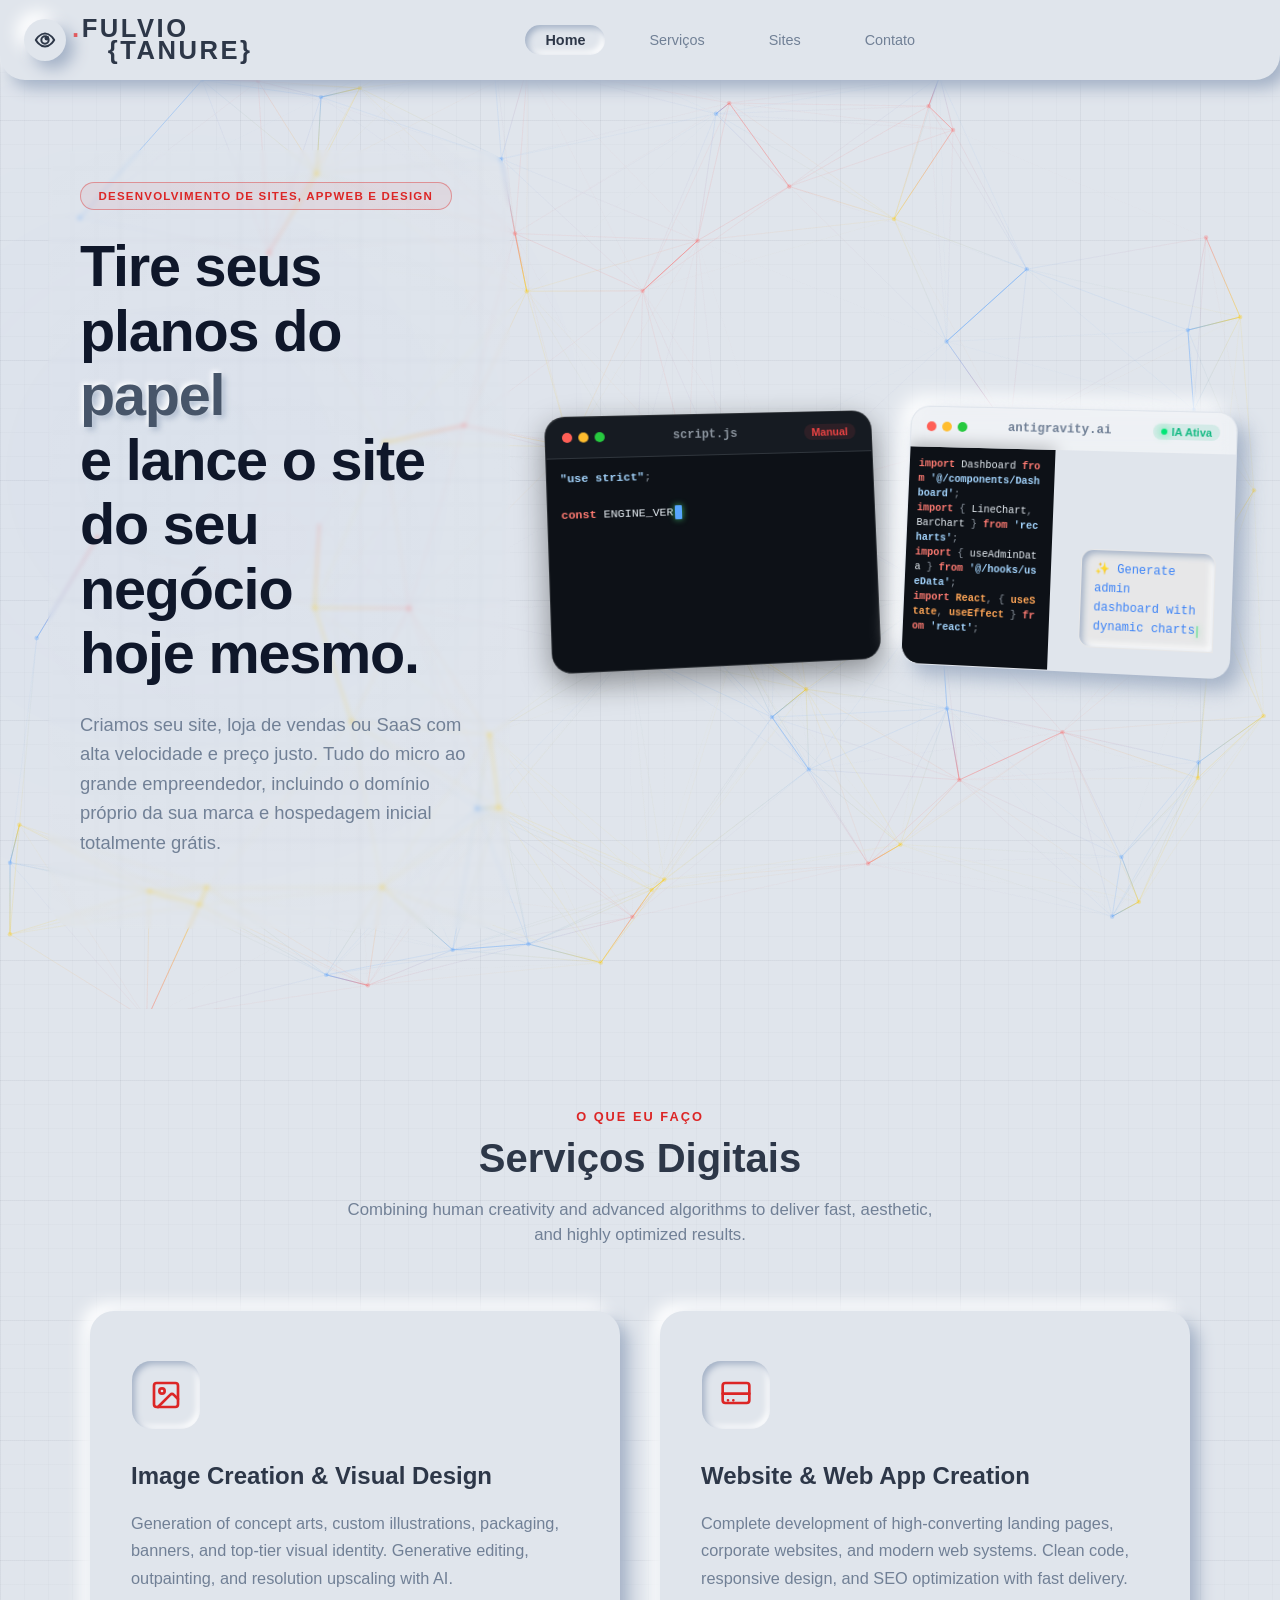
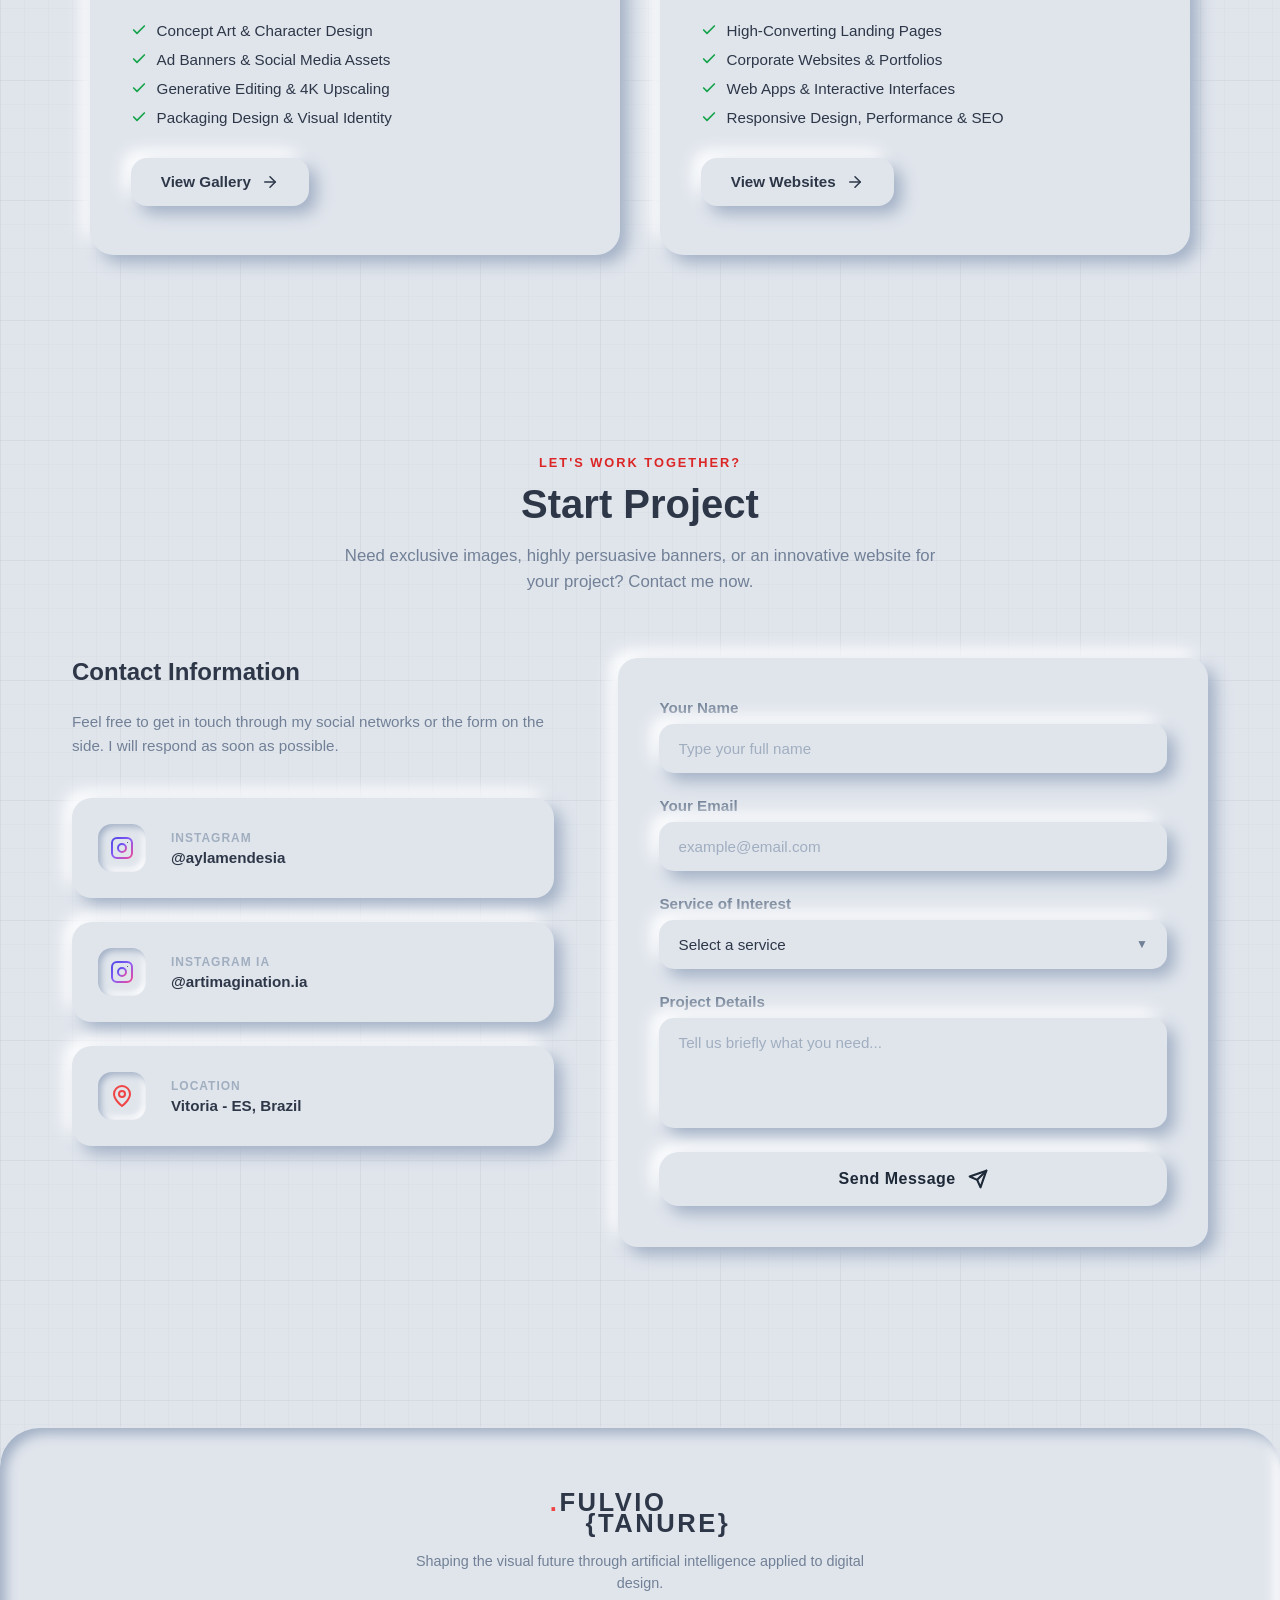
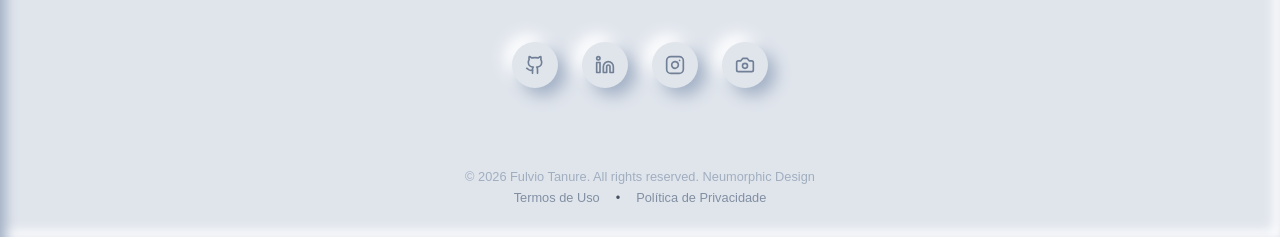
<file: SITE_PRINCIPAL/index.html>
<!DOCTYPE html>
<html lang="pt-BR">

<head>
    <meta charset="UTF-8">
    <meta name="viewport" content="width=device-width, initial-scale=1.0">
    <meta name="color-scheme" content="only light dark">
    <meta name="google-site-verification" content="googleee50579617c39c6c">
    <title>Fulvio Tanure | Design Digital, Criação de Sites & IA</title>
    <link rel="icon" type="image/png" href="img/favicon.png">
    <meta name="description"
        content="Portfólio de Fulvio Tanure - Especialista em criação de sites, lojas virtuais, SaaS, edição generativa e imagens de alto desempenho com Inteligência Artificial.">
    <meta name="keywords" content="Fulvio Tanure, Desenvolvimento de Sites, Criação de Sites, SaaS, AppWeb, Design por IA, Inteligência Artificial, Design Digital, wMacro, Fotografia, Vitória ES">
    <link rel="canonical" href="https://fulviotanure.com.br/">

    <!-- Open Graph / Facebook -->
    <meta property="og:type" content="website">
    <meta property="og:url" content="https://fulviotanure.com.br/">
    <meta property="og:title" content="Fulvio Tanure | Design Digital & IA">
    <meta property="og:description"
        content="Portfólio de Fulvio Tanure - Especialista em criação de imagens, banners, edição digital e sites de alto desempenho baseados em Inteligência Artificial.">
    <meta property="og:image" content="https://fulviotanure.com.br/img/concept-art-ratto.jpg">

    <!-- Twitter -->
    <meta property="twitter:card" content="summary_large_image">
    <meta property="twitter:url" content="https://fulviotanure.com.br/">
    <meta property="twitter:title" content="Fulvio Tanure | Design Digital & IA">
    <meta property="twitter:description"
        content="Portfólio de Fulvio Tanure - Especialista em criação de imagens, banners, edição digital e sites de alto desempenho baseados em Inteligência Artificial.">
    <meta property="twitter:image" content="https://fulviotanure.com.br/img/concept-art-ratto.jpg">

    <!-- Structured Data (JSON-LD) -->
    <script type="application/ld+json">
    {
      "@context": "https://schema.org",
      "@type": "Person",
      "name": "Fulvio Tanure",
      "url": "https://fulviotanure.com.br",
      "image": "https://fulviotanure.com.br/img/favicon.png",
      "sameAs": [
        "https://github.com/Fulviotanure",
        "https://www.instagram.com/tanure_photo",
        "https://www.instagram.com/aylamendesia",
        "https://www.instagram.com/artimagination.ia"
      ],
      "jobTitle": "Designer Digital & Especialista em Inteligência Artificial",
      "worksFor": {
        "@type": "Organization",
        "name": "Fulvio Tanure"
      },
      "address": {
        "@type": "PostalAddress",
        "addressLocality": "Vitória",
        "addressRegion": "ES",
        "addressCountry": "BR"
      }
    }
    </script>
    <!-- Google Fonts -->
    <link rel="preconnect" href="https://fonts.googleapis.com">
    <link rel="preconnect" href="https://fonts.gstatic.com" crossorigin>
    <link
        href="https://fonts.googleapis.com/css2?family=Outfit:wght@300;400;500;600;700;800&family=Inter:wght@300;400;500;600;700&display=swap"
        rel="stylesheet">
    <!-- Custom CSS -->
    <link rel="stylesheet" href="css/style.css?v=2.0">
    <link rel="stylesheet" href="css/home.css?v=2.0">
    <link rel="stylesheet" href="css/services.css?v=2.0">
    <link rel="stylesheet" href="css/portfolio.css?v=2.0">
    <link rel="stylesheet" href="css/contact.css?v=2.0">
</head>

<body class="light-theme">
    <!-- Skip Link para Navegação por Teclado -->
    <a href="#main-content" class="skip-link" data-i18n="accessibility.skip_link">Pular para o conteúdo principal</a>

    <!-- Background Elements for Glow Effects -->
    <div class="glow-bg glow-1"></div>
    <div class="glow-bg glow-2"></div>

    <!-- Global SVG Gradient Definitions (used by service & contact icons) -->
    <svg width="0" height="0" style="position:absolute;">
        <defs>
            <linearGradient id="avatar-grad" x1="0%" y1="0%" x2="100%" y2="100%">
                <stop offset="0%" stop-color="#4f46e5" />
                <stop offset="50%" stop-color="#8b5cf6" />
                <stop offset="100%" stop-color="#ec4899" />
            </linearGradient>
        </defs>
    </svg>

    <header class="header">
        <!-- High Contrast Toggle (Far Left Corner) -->
        <label class="toggle toggle-high-contrast" aria-label="Alternar alto contraste">
            <input type="checkbox" id="contrast-toggle-btn">
            <span class="button"></span>
            <span class="label">
                <svg aria-hidden="true" xmlns="http://www.w3.org/2000/svg" width="32" height="32" viewBox="0 0 24 24"
                    fill="none" stroke="currentColor" stroke-width="2.2" stroke-linecap="round" stroke-linejoin="round">
                    <path d="M2 12s4-7 10-7 10 7 10 7-4 7-10 7-10-7-10-7Z" />
                    <circle cx="12" cy="12" r="4" />
                    <circle cx="14" cy="10" r="1.5" fill="currentColor" />
                </svg>
            </span>
        </label>
        <div class="header-container">
            <div class="header-brand">
                <a href="#home" class="logo" id="logo-nav">
                    <span class="logo-line-1"><span class="logo-dot">.</span>FULVIO</span>
                    <span class="logo-line-2">{TANURE}</span>
                </a>
            </div>

            <!-- Central Nav Menu Pill (per reference image) -->
            <nav class="nav-menu nav-menu-pill" id="nav-menu">
                <a href="#home" class="nav-link active">Home</a>
                <a href="#services" class="nav-link">Serviços</a>
                <div class="nav-dropdown">
                    <a href="#portfolio" class="nav-link nav-dropdown-trigger">
                        Sites
                    </a>
                    <div class="nav-dropdown-menu">
                        <a href="PAGINAS/SITE_WMACRO/index.html" class="nav-dropdown-item">WMacro</a>
                        <a href="PAGINAS/SITE_FOTO/index.html" class="nav-dropdown-item">Fotografia</a>
                    </div>
                </div>
                <a href="#contact" class="nav-link">Contato</a>
            </nav>

            <div class="header-actions">

                <!-- Mobile Menu Button -->
                <button class="mobile-toggle" id="mobile-toggle" aria-label="Abrir menu" aria-expanded="false"
                    aria-controls="nav-menu">
                    <svg class="hamburger" viewBox="0 0 100 100" width="30" aria-hidden="true">
                        <line class="line top" x1="20" y1="35" x2="80" y2="35" stroke="currentColor" stroke-width="6"
                            stroke-linecap="round"></line>
                        <line class="line middle" x1="20" y1="50" x2="80" y2="50" stroke="currentColor" stroke-width="6"
                            stroke-linecap="round"></line>
                        <line class="line bottom" x1="20" y1="65" x2="80" y2="65" stroke="currentColor" stroke-width="6"
                            stroke-linecap="round"></line>
                    </svg>
                </button>
            </div>
        </div>
    </header>

    <main class="main-content" id="main-content">
        <!-- HERO SECTION -->
        <section id="home" class="hero-section">
            <canvas id="constellation-canvas" aria-hidden="true"></canvas>
            <div class="hero-container">
                <div class="hero-text-block">
                    <div class="tag-badge">DESENVOLVIMENTO DE SITES, APPWEB E DESIGN</div>
                    <h1 class="hero-title">
                        Tire seus planos do <span class="text-raised">papel</span><br>
                        e lance o site do seu negócio<br>
                        hoje mesmo.
                    </h1>
                    <p class="hero-subtitle">
                        Criamos seu site, loja de vendas ou SaaS com alta velocidade e preço justo.
                        Tudo do micro ao grande empreendedor, incluindo o domínio próprio da sua marca e
                        hospedagem inicial totalmente grátis.
                    </p>
                </div>

                <!-- HERO FLOATING NEUMORPHIC COMPARISON CARDS -->
                <div class="hero-floating-cards-wrapper">
                    <!-- CARD 1: TRADITIONAL DEVELOPMENT (BLACK THEME WITH REALTIME TYPEWRITER) -->
                    <div class="hero-card hero-card-trad btn-neu dark-code-card">
                        <div class="hero-card-header">
                            <div class="mac-dots">
                                <span class="mac-dot red"></span>
                                <span class="mac-dot yellow"></span>
                                <span class="mac-dot green"></span>
                            </div>
                            <span class="hero-card-title">script.js</span>
                            <span class="hero-card-badge badge-trad">Manual</span>
                        </div>
                        <div class="hero-card-body dark-code-body" id="trad-code-body">
                            <!-- Code typed in real-time by JS -->
                        </div>
                    </div>

                    <!-- CARD 2: AI-POWERED DEVELOPMENT -->
                    <div class="hero-card hero-card-ai btn-neu">
                        <div class="hero-card-header">
                            <div class="mac-dots">
                                <span class="mac-dot red"></span>
                                <span class="mac-dot yellow"></span>
                                <span class="mac-dot green"></span>
                            </div>
                            <span class="hero-card-title">antigravity.ai</span>
                            <span class="hero-card-badge badge-ai">
                                <span class="pulse-dot"></span> IA Ativa
                            </span>
                        </div>
                        <div class="hero-card-body ai-split-layout">
                            <div class="ai-split-left">
                                <div class="ai-fast-code dark-code-body" id="ai-fast-code"></div>
                                <div class="ai-vibe-preview" id="ai-vibe-preview" style="display: none;"></div>
                            </div>
                            <div class="ai-split-right">
                                <div class="ai-chat-bubble">
                                    <span class="ai-icon">✨</span>
                                    <span class="ai-prompt-text" id="ai-prompt-text"></span>
                                </div>
                            </div>
                        </div>
                    </div>
                </div>
            </div>
        </section>

        <!-- SERVICES SECTION -->
        <section id="services" class="services-section">
            <div class="container-width">
                <div class="section-header text-center">
                    <span class="sub-title">O QUE EU FAÇO</span>
                    <h2 class="section-title">Serviços Digitais</h2>
                    <p class="section-desc" data-i18n="services.desc">
                        Combinando criatividade humana e algoritmos avançados para entregar resultados rápidos,
                        estéticos e altamente otimizados.
                    </p>
                </div>

                <div class="services-grid">
                    <!-- Service 1: Criação de Imagens -->
                    <div class="service-card btn-neu">
                        <div class="service-card-header">
                            <div class="service-icon-wrapper">
                                <svg xmlns="http://www.w3.org/2000/svg" width="32" height="32" viewBox="0 0 24 24"
                                    fill="none" stroke="#dc2626" stroke-width="2" stroke-linecap="round"
                                    stroke-linejoin="round" class="service-icon">
                                    <rect width="18" height="18" x="3" y="3" rx="2" ry="2" />
                                    <circle cx="9" cy="9" r="2" />
                                    <path d="m21 15-3.086-3.086a2 2 0 0 0-2.828 0L6 21" />
                                </svg>
                            </div>
                            <h3 class="service-card-title" data-i18n="services.s1_title">Criação de Imagens & Design
                                Visual</h3>
                            <p class="service-card-text" data-i18n="services.s1_text">
                                Geração de artes conceituais, ilustrações personalizadas, embalagens, banners e
                                identidade visual de alto nível. Edição generativa, expansão de bordas e aumento de
                                resolução com IA.
                            </p>
                            <ul class="service-features-list">
                                <li class="service-feature-item">
                                    <svg class="service-feature-icon" xmlns="http://www.w3.org/2000/svg" width="16"
                                        height="16" viewBox="0 0 24 24" fill="none" stroke="#16a34a" stroke-width="2.5"
                                        stroke-linecap="round" stroke-linejoin="round">
                                        <polyline points="20 6 9 17 4 12"></polyline>
                                    </svg>
                                    <span data-i18n="services.s1_f1">Concept Art & Character Design</span>
                                </li>
                                <li class="service-feature-item">
                                    <svg class="service-feature-icon" xmlns="http://www.w3.org/2000/svg" width="16"
                                        height="16" viewBox="0 0 24 24" fill="none" stroke="#16a34a" stroke-width="2.5"
                                        stroke-linecap="round" stroke-linejoin="round">
                                        <polyline points="20 6 9 17 4 12"></polyline>
                                    </svg>
                                    <span data-i18n="services.s1_f2">Banners Publicitários & Social Media</span>
                                </li>
                                <li class="service-feature-item">
                                    <svg class="service-feature-icon" xmlns="http://www.w3.org/2000/svg" width="16"
                                        height="16" viewBox="0 0 24 24" fill="none" stroke="#16a34a" stroke-width="2.5"
                                        stroke-linecap="round" stroke-linejoin="round">
                                        <polyline points="20 6 9 17 4 12"></polyline>
                                    </svg>
                                    <span data-i18n="services.s1_f3">Edição Generativa & Upscaling 4K</span>
                                </li>
                                <li class="service-feature-item">
                                    <svg class="service-feature-icon" xmlns="http://www.w3.org/2000/svg" width="16"
                                        height="16" viewBox="0 0 24 24" fill="none" stroke="#16a34a" stroke-width="2.5"
                                        stroke-linecap="round" stroke-linejoin="round">
                                        <polyline points="20 6 9 17 4 12"></polyline>
                                    </svg>
                                    <span data-i18n="services.s1_f4">Design de Embalagens & Identidade Visual</span>
                                </li>
                            </ul>
                        </div>
                        <button id="btn-open-gallery" class="service-card-btn btn-neu" type="button">
                            <span data-i18n="services.btn_gallery">Ver Galeria</span>
                            <svg class="btn-icon" xmlns="http://www.w3.org/2000/svg" width="18" height="18"
                                viewBox="0 0 24 24" fill="none" stroke="currentColor" stroke-width="2"
                                stroke-linecap="round" stroke-linejoin="round">
                                <line x1="5" y1="12" x2="19" y2="12"></line>
                                <polyline points="12 5 19 12 12 19"></polyline>
                            </svg>
                        </button>
                    </div>

                    <!-- Service 2: Criação de Sites -->
                    <div class="service-card btn-neu">
                        <div class="service-card-header">
                            <div class="service-icon-wrapper">
                                <svg xmlns="http://www.w3.org/2000/svg" width="32" height="32" viewBox="0 0 24 24"
                                    fill="none" stroke="#dc2626" stroke-width="2" stroke-linecap="round"
                                    stroke-linejoin="round" class="service-icon">
                                    <rect width="20" height="15" x="2" y="3" rx="2" />
                                    <line x1="2" x2="22" y1="11" y2="11" />
                                    <path d="M6 16h.01M10 16h.01" />
                                </svg>
                            </div>
                            <h3 class="service-card-title" data-i18n="services.s2_title">Criação de Sites & Web Apps
                            </h3>
                            <p class="service-card-text" data-i18n="services.s2_text">
                                Desenvolvimento completo de landing pages de alta conversão, sites institucionais e
                                sistemas web modernos. Código limpo, design responsivo e otimização para SEO com entrega
                                rápida.
                            </p>
                            <ul class="service-features-list">
                                <li class="service-feature-item">
                                    <svg class="service-feature-icon" xmlns="http://www.w3.org/2000/svg" width="16"
                                        height="16" viewBox="0 0 24 24" fill="none" stroke="#16a34a" stroke-width="2.5"
                                        stroke-linecap="round" stroke-linejoin="round">
                                        <polyline points="20 6 9 17 4 12"></polyline>
                                    </svg>
                                    <span data-i18n="services.s2_f1">Landing Pages de Alta Conversão</span>
                                </li>
                                <li class="service-feature-item">
                                    <svg class="service-feature-icon" xmlns="http://www.w3.org/2000/svg" width="16"
                                        height="16" viewBox="0 0 24 24" fill="none" stroke="#16a34a" stroke-width="2.5"
                                        stroke-linecap="round" stroke-linejoin="round">
                                        <polyline points="20 6 9 17 4 12"></polyline>
                                    </svg>
                                    <span data-i18n="services.s2_f2">Sites Institucionais & Portfólios</span>
                                </li>
                                <li class="service-feature-item">
                                    <svg class="service-feature-icon" xmlns="http://www.w3.org/2000/svg" width="16"
                                        height="16" viewBox="0 0 24 24" fill="none" stroke="#16a34a" stroke-width="2.5"
                                        stroke-linecap="round" stroke-linejoin="round">
                                        <polyline points="20 6 9 17 4 12"></polyline>
                                    </svg>
                                    <span data-i18n="services.s2_f3">Web Apps & Interfaces Interativas</span>
                                </li>
                                <li class="service-feature-item">
                                    <svg class="service-feature-icon" xmlns="http://www.w3.org/2000/svg" width="16"
                                        height="16" viewBox="0 0 24 24" fill="none" stroke="#16a34a" stroke-width="2.5"
                                        stroke-linecap="round" stroke-linejoin="round">
                                        <polyline points="20 6 9 17 4 12"></polyline>
                                    </svg>
                                    <span data-i18n="services.s2_f4">Design Responsivo, Performance & SEO</span>
                                </li>
                            </ul>
                        </div>
                        <button id="btn-open-sites" class="service-card-btn btn-neu" type="button">
                            <span data-i18n="services.btn_sites">Ver Sites</span>
                            <svg class="btn-icon" xmlns="http://www.w3.org/2000/svg" width="18" height="18"
                                viewBox="0 0 24 24" fill="none" stroke="currentColor" stroke-width="2"
                                stroke-linecap="round" stroke-linejoin="round">
                                <line x1="5" y1="12" x2="19" y2="12"></line>
                                <polyline points="12 5 19 12 12 19"></polyline>
                            </svg>
                        </button>
                    </div>
                </div>
            </div>
        </section>

        <!-- CONTACT SECTION -->
        <section id="contact" class="contact-section">
            <div class="container-width">
                <div class="section-header text-center">
                    <span class="sub-title" data-i18n="contact.sub">VAMOS TRABALHAR JUNTOS?</span>
                    <h2 class="section-title" data-i18n="contact.title">Iniciar Projeto</h2>
                    <p class="section-desc" data-i18n="contact.desc">
                        Precisa de imagens exclusivas, banners altamente persuasivos ou de um site inovador para o seu
                        projeto? Entre em contato agora.
                    </p>
                </div>

                <div class="contact-grid">
                    <div class="contact-info-block">
                        <h3 class="info-title" data-i18n="contact.info_title">Informações de Contato</h3>
                        <p class="info-desc" data-i18n="contact.info_desc">Sinta-se livre para entrar em contato através
                            das minhas redes ou do formulário ao lado. Responderemos o mais breve possível.</p>

                        <div class="contact-cards-stack">
                            <a href="https://www.instagram.com/aylamendesia?utm_source=qr&igsh=dGhhbnByc2MzbnNy"
                                target="_blank" rel="noopener noreferrer" class="contact-info-card btn-neu">
                                <div class="info-card-icon">
                                    <svg xmlns="http://www.w3.org/2000/svg" width="24" height="24" viewBox="0 0 24 24"
                                        fill="none" stroke="url(#avatar-grad)" stroke-width="2" stroke-linecap="round"
                                        stroke-linejoin="round">
                                        <rect x="2" y="2" width="20" height="20" rx="5" ry="5" />
                                        <circle cx="12" cy="12" r="4" />
                                        <circle cx="17.5" cy="6.5" r="0.5" fill="currentColor" stroke="none" />
                                    </svg>
                                </div>
                                <div class="info-card-content">
                                    <span class="info-label">Instagram</span>
                                    <span class="info-value">@aylamendesia</span>
                                </div>
                            </a>

                            <a href="https://www.instagram.com/artimagination.ia?utm_source=qr&igsh=MTVlbXhjYnJoaWRzOA=="
                                target="_blank" rel="noopener noreferrer" class="contact-info-card btn-neu">
                                <div class="info-card-icon">
                                    <svg xmlns="http://www.w3.org/2000/svg" width="24" height="24" viewBox="0 0 24 24"
                                        fill="none" stroke="url(#avatar-grad)" stroke-width="2" stroke-linecap="round"
                                        stroke-linejoin="round">
                                        <rect x="2" y="2" width="20" height="20" rx="5" ry="5" />
                                        <circle cx="12" cy="12" r="4" />
                                        <circle cx="17.5" cy="6.5" r="0.5" fill="currentColor" stroke="none" />
                                    </svg>
                                </div>
                                <div class="info-card-content">
                                    <span class="info-label">Instagram IA</span>
                                    <span class="info-value">@artimagination.ia</span>
                                </div>
                            </a>

                            <a href="https://maps.google.com/?q=Vitória+-+ES,+Brasil" target="_blank"
                                rel="noopener noreferrer" class="contact-info-card btn-neu">
                                <div class="info-card-icon">
                                    <svg xmlns="http://www.w3.org/2000/svg" width="24" height="24" viewBox="0 0 24 24"
                                        fill="none" stroke="#ef4444" stroke-width="2" stroke-linecap="round"
                                        stroke-linejoin="round">
                                        <path d="M20 10c0 6-8 12-8 12s-8-6-8-12a8 8 0 0 1 16 0Z" />
                                        <circle cx="12" cy="10" r="3" />
                                    </svg>
                                </div>
                                <div class="info-card-content">
                                    <span class="info-label" data-i18n="contact.card_location_label">Localização</span>
                                    <span class="info-value" data-i18n="contact.card_location_value">Vitória - ES,
                                        Brasil</span>
                                </div>
                            </a>
                        </div>
                    </div>

                    <div class="contact-form-block">
                        <form id="contact-form" class="contact-form btn-neu">
                            <div class="form-row">
                                <div class="form-group">
                                    <label for="form-name" class="input-label" data-i18n="contact.form_name_label">Seu
                                        Nome</label>
                                    <input type="text" id="form-name" class="input" required
                                        data-i18n-placeholder="contact.form_name_placeholder"
                                        placeholder="Digite seu nome completo">
                                </div>
                            </div>

                            <div class="form-row">
                                <div class="form-group">
                                    <label for="form-email" class="input-label" data-i18n="contact.form_email_label">Seu
                                        E-mail</label>
                                    <input type="email" id="form-email" class="input" required
                                        data-i18n-placeholder="contact.form_email_placeholder"
                                        placeholder="exemplo@email.com">
                                </div>
                            </div>

                            <div class="form-row">
                                <div class="form-group">
                                    <label for="form-service" class="input-label"
                                        data-i18n="contact.form_service_label">Serviço de Interesse</label>
                                    <div class="custom-select-wrapper" id="custom-service-select">
                                        <div class="custom-select-trigger input select-neu">
                                            <span class="custom-select-text"
                                                data-i18n="contact.form_service_placeholder">Selecione um serviço</span>
                                            <span class="custom-select-arrow">▼</span>
                                        </div>
                                        <div class="custom-select-options"
                                            style="box-shadow: 0 10px 25px rgba(0,0,0,0.1); border: 1px solid var(--border-color);">
                                            <div class="custom-option" data-value="images"
                                                data-i18n="contact.form_service_images">Criação de Imagens e Arte
                                                Digital</div>
                                            <div class="custom-option" data-value="banners"
                                                data-i18n="contact.form_service_banners">Design de Banners & Anúncios
                                            </div>
                                            <div class="custom-option" data-value="editing"
                                                data-i18n="contact.form_service_editing">Edição e Tratamento de Imagens
                                            </div>
                                            <div class="custom-option" data-value="sites"
                                                data-i18n="contact.form_service_sites">Desenvolvimento de Websites</div>
                                            <div class="custom-option" data-value="other"
                                                data-i18n="contact.form_service_other">Outro Projeto Baseado em IA</div>
                                        </div>
                                        <input type="hidden" id="form-service" required>
                                    </div>
                                </div>
                            </div>

                            <div class="form-row">
                                <div class="form-group">
                                    <label for="form-message" class="input-label"
                                        data-i18n="contact.form_message_label">Detalhes do seu Projeto</label>
                                    <textarea id="form-message" class="input" required
                                        data-i18n-placeholder="contact.form_message_placeholder"
                                        placeholder="Conte-nos brevemente o que você precisa..."></textarea>
                                </div>
                            </div>

                            <button type="submit" class="btn btn-creations btn-neu btn-block">
                                <span class="btn-text" data-i18n="contact.form_send">Enviar Mensagem</span>
                                <svg class="btn-icon btn-icon-send" xmlns="http://www.w3.org/2000/svg" width="20"
                                    height="20" viewBox="0 0 24 24" fill="none" stroke="currentColor" stroke-width="2.5"
                                    stroke-linecap="round" stroke-linejoin="round">
                                    <line x1="22" y1="2" x2="11" y2="13" />
                                    <polygon points="22 2 15 22 11 13 2 9 22 2" />
                                </svg>
                            </button>
                        </form>
                    </div>
                </div>
            </div>
        </section>

        <!-- FOOTER -->
        <footer class="footer btn-neu inset">
            <div class="footer-container">
                <div class="footer-branding">
                    <a href="#home" class="logo">
                        <span class="logo-line-1"><span class="logo-dot">.</span>FULVIO</span>
                        <span class="logo-line-2">{TANURE}</span>
                    </a>
                    <p class="footer-motto" data-i18n="footer.motto">Modelando o futuro visual através da inteligência
                        artificial aplicada ao design digital.</p>
                </div>

                <div class="footer-socials">
                    <!-- Social Links -->
                    <a href="https://github.com/Fulviotanure" target="_blank" rel="noopener noreferrer"
                        class="social-icon btn-neu" aria-label="GitHub">
                        <svg xmlns="http://www.w3.org/2000/svg" width="20" height="20" viewBox="0 0 24 24" fill="none"
                            stroke="currentColor" stroke-width="2" stroke-linecap="round" stroke-linejoin="round">
                            <path
                                d="M15 22v-4a4.8 4.8 0 0 0-1-3.5c3 0 6-2 6-5.5.08-1.25-.27-2.48-1-3.5.28-1.15.28-2.35 0-3.5 0 0-1 0-3 1.5-2.64-.5-5.36-.5-8 0C6 2 5 2 5 2c-.3 1.15-.3 2.35 0 3.5A5.403 5.403 0 0 0 4 9c0 3.5 3 5.5 6 5.5-.39.49-.68 1.05-.85 1.65-.17.6-.22 1.23-.15 1.85v4" />
                            <path d="M9 18c-4.51 2-5-2-7-2" />
                        </svg>
                    </a>
                    <a href="https://www.linkedin.com/in/fulvio-tanure-78064a66/" target="_blank"
                        rel="noopener noreferrer" class="social-icon btn-neu" aria-label="LinkedIn">
                        <svg xmlns="http://www.w3.org/2000/svg" width="20" height="20" viewBox="0 0 24 24" fill="none"
                            stroke="currentColor" stroke-width="2" stroke-linecap="round" stroke-linejoin="round">
                            <path d="M16 8a6 6 0 0 1 6 6v7h-4v-7a2 2 0 0 0-2-2 2 2 0 0 0-2 2v7h-4v-7a6 6 0 0 1 6-6z" />
                            <rect width="4" height="12" x="2" y="9" />
                            <circle cx="4" cy="4" r="2" />
                        </svg>
                    </a>
                    <a href="https://www.instagram.com/tanure_photo" target="_blank" rel="noopener noreferrer"
                        class="social-icon btn-neu" aria-label="Instagram @tanure_photo">
                        <svg xmlns="http://www.w3.org/2000/svg" width="20" height="20" viewBox="0 0 24 24" fill="none"
                            stroke="currentColor" stroke-width="2" stroke-linecap="round" stroke-linejoin="round">
                            <rect width="20" height="20" x="2" y="2" rx="5" ry="5" />
                            <path d="M16 11.37A4 4 0 1 1 12.63 8 4 4 0 0 1 16 11.37z" />
                            <line x1="17.5" x2="17.51" y1="6.5" y2="6.5" />
                        </svg>
                    </a>
                    <a href="PAGINAS/SITE_FOTO/index.html" class="social-icon btn-neu"
                        aria-label="Portfólio de Fotografia" title="Ver portfólio fotográfico">
                        <svg xmlns="http://www.w3.org/2000/svg" width="20" height="20" viewBox="0 0 24 24" fill="none"
                            stroke="currentColor" stroke-width="2" stroke-linecap="round" stroke-linejoin="round">
                            <path
                                d="M14.5 4h-5L7 7H4a2 2 0 0 0-2 2v9a2 2 0 0 0 2 2h16a2 2 0 0 0 2-2V9a2 2 0 0 0-2-2h-3l-2.5-3z" />
                            <circle cx="12" cy="13" r="3" />
                        </svg>
                    </a>
                </div>

                <div class="footer-bottom">
                    <p data-i18n="footer.copy">© 2026 Fulvio Tanure. Todos os direitos reservados.</p>
                    <div class="footer-legal-links" style="margin-top: 6px; font-size: 0.8rem; display: flex; gap: 1rem; justify-content: center; opacity: 0.85;">
                        <a href="termos.html" style="color: var(--text-secondary); text-decoration: none; transition: color 0.2s ease;">Termos de Uso</a>
                        <span>•</span>
                        <a href="privacidade.html" style="color: var(--text-secondary); text-decoration: none; transition: color 0.2s ease;">Política de Privacidade</a>
                    </div>
                </div>
            </div>
        </footer>

        <!-- GALLERY 3x2 LIST MODAL -->
        <div id="gallery-list-modal" class="modal-overlay">
            <div class="gallery-modal-card btn-neu">
                <div class="gallery-modal-header">
                    <h2 class="gallery-modal-title" data-i18n="gallery.modal_title">Galeria de Imagens</h2>
                    <button id="gallery-modal-close" class="modal-close-btn btn-neu" aria-label="Fechar">
                        <svg xmlns="http://www.w3.org/2000/svg" width="24" height="24" viewBox="0 0 24 24" fill="none"
                            stroke="currentColor" stroke-width="2" stroke-linecap="round" stroke-linejoin="round">
                            <line x1="18" y1="6" x2="6" y2="18"></line>
                            <line x1="6" y1="6" x2="18" y2="18"></line>
                        </svg>
                    </button>
                </div>
                <div class="gallery-grid-3x2">
                    <!-- Item 1 -->
                    <div class="gallery-grid-item btn-neu" data-item-id="1" data-title="Arte Conceito"
                        data-img="img/concept-art-ratto.jpg"
                        data-desc="A Arte Conceito é o alicerce visual para a idealização de universos, cenários e personagens. Através da exploração de formas, proporções, atmosferas e vestimentas, este processo estabelece a direção artística e a identidade estética fundamentais que guiarão toda a produção visual de um projeto criativo."
                        data-tags="Concept Art,Character Design">
                        <div class="gallery-item-img-wrap">
                            <img src="img/concept-art-ratto.jpg" alt="Arte Conceito" loading="lazy">
                        </div>
                        <h4 class="gallery-item-title">Arte Conceito</h4>
                    </div>

                    <!-- Item 2 -->
                    <div class="gallery-grid-item btn-neu" data-item-id="2" data-title="Conceito Criativo de Marcas"
                        data-img="img/creative-concept-packaging.jpg"
                        data-desc="O Conceito Criativo de Marcas materializa os valores e a essência de um negócio em elementos visuais e sensoriais tangíveis. Envolve o desenvolvimento de embalagens inteligentes, texturas e mockups que geram valor de marca e criam uma conexão emocional e tátil única com o cliente."
                        data-tags="Packaging,Brand Identity">
                        <div class="gallery-item-img-wrap">
                            <img src="img/creative-concept-packaging.jpg" alt="Conceito Criativo de Marcas"
                                loading="lazy">
                        </div>
                        <h4 class="gallery-item-title">Conceito Criativo de Marcas</h4>
                    </div>

                    <!-- Item 3 -->
                    <div class="gallery-grid-item btn-neu" data-item-id="3" data-title="Design de Logos"
                        data-img="img/marmitas-logo.jpg"
                        data-desc="A criação de logotipos e identidades visuais consiste em sintetizar o propósito de uma empresa em símbolos memoráveis. O foco é projetar marcas inteligentes, minimalistas e dinâmicas que garantam excelente legibilidade, adaptabilidade em diferentes meios e forte apelo estético."
                        data-tags="Logo Design,Branding" data-bg="white">
                        <div class="gallery-item-img-wrap" style="background-color: white;">
                            <img src="img/marmitas-logo.jpg" alt="Design de Logos" loading="lazy">
                        </div>
                        <h4 class="gallery-item-title">Design de Logos</h4>
                    </div>

                    <!-- Item 4 -->
                    <div class="gallery-grid-item btn-neu" data-item-id="4" data-title="Banner Web Publicidade"
                        data-img="img/marmitas-ad-banner.jpg"
                        data-desc="Criação de banners digitais otimizados para alta conversão em campanhas de tráfego pago. Integração de copywriting persuasivo e design atraente gerado por IA."
                        data-tags="Social Ads,Performance">
                        <div class="gallery-item-img-wrap">
                            <img src="img/marmitas-ad-banner.jpg" alt="Banner Web Publicidade" loading="lazy">
                        </div>
                        <h4 class="gallery-item-title">Banner Web Publicidade</h4>
                    </div>

                    <!-- Item 5 -->
                    <div class="gallery-grid-item btn-neu" data-item-id="5" data-title="Modificação de Imagem"
                        data-img="img/editing-inpainting.png"
                        data-desc="Alteração avançada de imagens utilizando IA generativa. Adição e remoção de elementos complexos, troca de fundos e ajustes de iluminação sem perder o realismo."
                        data-tags="Inpainting,Edição IA">
                        <div class="gallery-item-img-wrap">
                            <img src="img/editing-inpainting.png" alt="Modificação de Imagem" loading="lazy">
                        </div>
                        <h4 class="gallery-item-title">Modificação de Imagem</h4>
                    </div>

                    <!-- Item 6 -->
                    <div class="gallery-grid-item btn-neu" data-item-id="6" data-title="Restauração de Fotos"
                        data-img="img/photo-restoration.png"
                        data-desc="Restauração digital de fotografias antigas ou danificadas. Recuperação de detalhes perdidos, remoção de ruídos, arranhões e colorização inteligente por IA."
                        data-tags="Upscaling,Colorização">
                        <div class="gallery-item-img-wrap">
                            <img src="img/photo-restoration.png" alt="Restauração de Fotos" loading="lazy">
                        </div>
                        <h4 class="gallery-item-title">Restauração de Fotos</h4>
                    </div>
                </div>
            </div>
        </div>

        <!-- SITES LIST MODAL -->
        <div id="sites-list-modal" class="modal-overlay">
            <div class="gallery-modal-card btn-neu">
                <div class="gallery-modal-header">
                    <h2 class="gallery-modal-title" data-i18n="sites.modal_title">Criação de Sites</h2>
                    <button id="sites-modal-close" class="modal-close-btn btn-neu" aria-label="Fechar">
                        <svg xmlns="http://www.w3.org/2000/svg" width="24" height="24" viewBox="0 0 24 24" fill="none"
                            stroke="currentColor" stroke-width="2" stroke-linecap="round" stroke-linejoin="round">
                            <line x1="18" y1="6" x2="6" y2="18"></line>
                            <line x1="6" y1="6" x2="18" y2="18"></line>
                        </svg>
                    </button>
                </div>
                <div class="gallery-grid-3x2">
                    <a href="PAGINAS/SITE_WMACRO/index.html" class="gallery-grid-item btn-neu"
                        style="text-decoration: none;">
                        <div class="gallery-item-img-wrap">
                            <img src="img/wmacro-dashboard.png" alt="WMacro Web Application" loading="lazy">
                        </div>
                        <h4 class="gallery-item-title" data-i18n="sites.wmacro">WMacro</h4>
                    </a>
                    <a href="PAGINAS/SITE_FOTO/index.html" class="gallery-grid-item btn-neu"
                        style="text-decoration: none;">
                        <div class="gallery-item-img-wrap">
                            <img src="img/foto-portfolio.png" alt="Portfólio Fotografia" loading="lazy">
                        </div>
                        <h4 class="gallery-item-title" data-i18n="sites.fotografias">Fotografias</h4>
                    </a>
                    <a href="#contact" id="sites-contact-link" class="gallery-grid-item btn-neu"
                        style="text-decoration: none;">
                        <div class="gallery-item-img-wrap animated-landing-slideshow">
                            <!-- Slide 1: SaaS Analytics Dark -->
                            <div class="slide-item slide-1 mini-ui dark" style="gap:4px; padding:8px; border-radius:0;">
                                <div class="mini-nav"
                                    style="background:rgba(6,182,212,0.1); border-radius:4px; height: 20px;">
                                    <div class="mini-title"
                                        style="width:35%; background:linear-gradient(90deg,#06b6d4,#3b82f6);"></div>
                                    <div style="width:8px;height:8px;border-radius:50%;background:#22c55e;"></div>
                                </div>
                                <div class="mini-grid" style="grid-template-columns:1fr 1fr 1fr 1fr; gap:6px;">
                                    <div class="mini-card"
                                        style="background:#0f172a;border:1px solid rgba(6,182,212,0.2);height:30px;">
                                    </div>
                                    <div class="mini-card"
                                        style="background:#0f172a;border:1px solid rgba(6,182,212,0.2);height:30px;">
                                    </div>
                                    <div class="mini-card"
                                        style="background:#0f172a;border:1px solid rgba(6,182,212,0.2);height:30px;">
                                    </div>
                                    <div class="mini-card"
                                        style="background:#0f172a;border:1px solid rgba(6,182,212,0.2);height:30px;">
                                    </div>
                                </div>
                                <div class="mini-card"
                                    style="background:#0f172a; border:1px solid rgba(255,255,255,0.05); flex:1; display:flex; flex-direction:column; gap:6px; justify-content:center;">
                                    <div class="ai-preview-chart"
                                        style="width:90%; height:8px; background:linear-gradient(90deg,#06b6d4,#3b82f6);">
                                    </div>
                                    <div class="ai-preview-chart"
                                        style="width:60%; height:8px; background:linear-gradient(90deg,#8b5cf6,#ec4899);">
                                    </div>
                                    <div class="ai-preview-chart"
                                        style="width:75%; height:8px; background:linear-gradient(90deg,#10b981,#06b6d4);">
                                    </div>
                                </div>
                            </div>

                            <!-- Slide 2: E-commerce Minimalista -->
                            <div class="slide-item slide-2 mini-ui"
                                style="background: #fff; padding: 8px; border-radius:0;">
                                <div class="mini-nav"
                                    style="background: transparent; border-bottom: 1px solid #e2e8f0; border-radius: 0; height: 20px;">
                                    <div class="mini-title" style="width:30%; background:#1e293b;"></div>
                                    <div class="mini-nav-dots">
                                        <div class="mini-nav-dot" style="background:#1e293b;"></div>
                                    </div>
                                </div>
                                <div class="mini-grid" style="grid-template-columns: 1fr 1fr 1fr; gap: 6px;">
                                    <div class="mini-card" style="height:60px; background:#f1f5f9; border:none;"></div>
                                    <div class="mini-card" style="height:60px; background:#f1f5f9; border:none;"></div>
                                    <div class="mini-card" style="height:60px; background:#f1f5f9; border:none;"></div>
                                </div>
                                <div class="mini-sub" style="margin: 8px auto; background:#64748b; width:40%;"></div>
                            </div>

                            <!-- Slide 3: Neumorphic Portfolio -->
                            <div class="slide-item slide-3 mini-ui"
                                style="background: #e2e8f0; padding: 8px; gap: 8px; border-radius:0;">
                                <div class="mini-hero" style="background: transparent; padding: 0;">
                                    <div class="mini-title" style="width: 40%; background: #64748b; height:12px;"></div>
                                </div>
                                <div style="display:flex; justify-content:center; gap:12px; margin-top: 10px;">
                                    <div class="mini-btn"
                                        style="background:#e2e8f0; box-shadow: 3px 3px 6px #cbd5e1, -3px -3px 6px #f8fafc; border-radius: 20px; width:70px; height: 24px;">
                                    </div>
                                    <div class="mini-btn"
                                        style="background:#e2e8f0; box-shadow: inset 3px 3px 6px #cbd5e1, inset -3px -3px 6px #f8fafc; border-radius: 20px; width:70px; height: 24px;">
                                    </div>
                                </div>
                                <div class="mini-card"
                                    style="background: #e2e8f0; box-shadow: 4px 4px 8px #cbd5e1, -4px -4px 8px #f8fafc; border:none; height: 40px; margin-top: 10px;">
                                </div>
                            </div>

                            <!-- Slide 4: Real Estate Glassmorphism -->
                            <div class="slide-item slide-4 mini-ui"
                                style="background: linear-gradient(135deg, #e0e7ff, #f3e8ff); padding: 8px; border-radius:0;">
                                <div class="mini-hero"
                                    style="background: rgba(255,255,255,0.4); border: 1px solid rgba(255,255,255,0.8); backdrop-filter: blur(8px); height: 60px;">
                                    <div class="mini-title" style="width:50%; background:#475569; height:10px;"></div>
                                    <div class="mini-sub" style="width:70%; background:#64748b; height:6px;"></div>
                                    <div class="mini-btn" style="background:#3b82f6; width:50px; height:16px;"></div>
                                </div>
                                <div class="mini-grid" style="grid-template-columns: 1fr 1fr; gap:6px;">
                                    <div class="mini-card"
                                        style="height:45px; background:rgba(255,255,255,0.5); backdrop-filter: blur(4px);">
                                        <div class="mini-title" style="width:80%"></div>
                                    </div>
                                    <div class="mini-card"
                                        style="height:45px; background:rgba(255,255,255,0.5); backdrop-filter: blur(4px);">
                                        <div class="mini-title" style="width:80%"></div>
                                    </div>
                                </div>
                            </div>

                            <!-- Slide 5: Finance Dark Mode -->
                            <div class="slide-item slide-5 mini-ui dark"
                                style="background: #020617; padding: 8px; gap:6px; border-radius:0;">
                                <div class="mini-nav" style="border:none; height:16px;"><span class="mini-title"
                                        style="width:30%; background:#94a3b8;"></span></div>
                                <div class="mini-card"
                                    style="background: linear-gradient(135deg, #4f46e5, #9333ea); border: none; height: 50px; display:flex; flex-direction:column; justify-content:center; padding: 8px;">
                                    <div class="mini-sub" style="background:rgba(255,255,255,0.7); width: 40%"></div>
                                    <div class="mini-title"
                                        style="background:#fff; width: 70%; margin-top:4px; height:8px;"></div>
                                </div>
                                <div class="mini-card"
                                    style="height: 18px; display:flex; align-items:center; background:#0f172a; border-color:#1e293b;">
                                    <div class="mini-sub" style="background:#64748b;"></div>
                                </div>
                                <div class="mini-card"
                                    style="height: 18px; display:flex; align-items:center; background:#0f172a; border-color:#1e293b;">
                                    <div class="mini-sub" style="background:#64748b;"></div>
                                </div>
                            </div>
                            <div class="slideshow-badge">
                                <span class="pulse-dot"></span> Custom Web
                            </div>
                        </div>
                        <h4 class="gallery-item-title" data-i18n="sites.sobmedida">Solicitar Sob Medida</h4>
                    </a>
                </div>
            </div>
        </div>

        <!-- PORTFOLIO MODAL (LIGHTBOX INDIVIDUAL) -->
        <div id="portfolio-modal" class="modal-overlay">
            <div class="modal-card btn-neu">
                <button id="modal-close-btn" class="modal-close-btn btn-neu" data-i18n-aria-label="modal.close"
                    aria-label="Fechar">
                    <svg xmlns="http://www.w3.org/2000/svg" width="24" height="24" viewBox="0 0 24 24" fill="none"
                        stroke="currentColor" stroke-width="2" stroke-linecap="round" stroke-linejoin="round">
                        <line x1="18" y1="6" x2="6" y2="18"></line>
                        <line x1="6" y1="6" x2="18" y2="18"></line>
                    </svg>
                </button>
                <div class="modal-content-layout">
                    <div class="modal-img-col" id="modal-img-container">
                        <!-- Image or SVG will be injected here -->
                    </div>
                    <div class="modal-info-col">
                        <h2 id="modal-title" class="modal-title">Título do Projeto</h2>
                        <p id="modal-desc" class="modal-desc">Descrição completa do projeto vai aqui.</p>
                        <div id="modal-tags" class="portfolio-tags">
                            <!-- Tags injected here -->
                        </div>
                    </div>
                </div>
            </div>
        </div>

        <!-- MOBILE BOTTOM NAVIGATION TAB BAR -->
        <nav class="mobile-bottom-nav">
            <a href="#home" class="mobile-bottom-nav-item active" aria-label="Home">
                <svg xmlns="http://www.w3.org/2000/svg" width="20" height="20" viewBox="0 0 24 24" fill="none"
                    stroke="currentColor" stroke-width="2" stroke-linecap="round" stroke-linejoin="round"
                    class="nav-icon">
                    <path d="m3 9 9-7 9 7v11a2 2 0 0 1-2 2H5a2 2 0 0 1-2-2z" />
                    <polyline points="9 22 9 12 15 12 15 22" />
                </svg>
                <span class="nav-label" data-i18n="nav.home">Home</span>
            </a>
            <a href="#services" class="mobile-bottom-nav-item" aria-label="Serviços">
                <svg xmlns="http://www.w3.org/2000/svg" width="20" height="20" viewBox="0 0 24 24" fill="none"
                    stroke="currentColor" stroke-width="2" stroke-linecap="round" stroke-linejoin="round"
                    class="nav-icon">
                    <rect width="20" height="14" x="2" y="7" rx="2" ry="2" />
                    <path d="M16 21V5a2 2 0 0 0-2-2h-4a2 2 0 0 0-2 2v16" />
                </svg>
                <span class="nav-label" data-i18n="nav.services">Serviços</span>
            </a>
            <a href="#portfolio" class="mobile-bottom-nav-item" aria-label="Sites" id="mobile-nav-sites">
                <svg xmlns="http://www.w3.org/2000/svg" width="20" height="20" viewBox="0 0 24 24" fill="none"
                    stroke="currentColor" stroke-width="2" stroke-linecap="round" stroke-linejoin="round"
                    class="nav-icon">
                    <rect width="20" height="14" x="2" y="3" rx="2" ry="2" />
                    <line x1="8" y1="21" x2="16" y2="21" />
                    <line x1="12" y1="17" x2="12" y2="21" />
                </svg>
                <span class="nav-label" data-i18n="nav.portfolio">Sites</span>
            </a>
            <a href="#contact" class="mobile-bottom-nav-item" aria-label="Contato">
                <svg xmlns="http://www.w3.org/2000/svg" width="20" height="20" viewBox="0 0 24 24" fill="none"
                    stroke="currentColor" stroke-width="2" stroke-linecap="round" stroke-linejoin="round"
                    class="nav-icon">
                    <rect width="20" height="16" x="2" y="4" rx="2" />
                    <path d="m22 7-8.97 5.7a1.94 1.94 0 0 1-2.06 0L2 7" />
                </svg>
                <span class="nav-label" data-i18n="nav.contact">Contato</span>
            </a>
        </nav>



        <!-- Custom Scripts -->
        <script src="js/constellation.js?v=2.0" defer></script>
        <script src="js/i18n.js?v=2.0" defer></script>
        <script src="js/main.js?v=2.0" defer></script>
        <script src="js/home.js?v=2.0" defer></script>
        <script src="js/portfolio.js?v=2.0" defer></script>
        <script src="js/contact.js?v=2.0" defer></script>
        <script src="js/accessibility.js?v=2.0" defer></script>
</body>

</html>
</file>
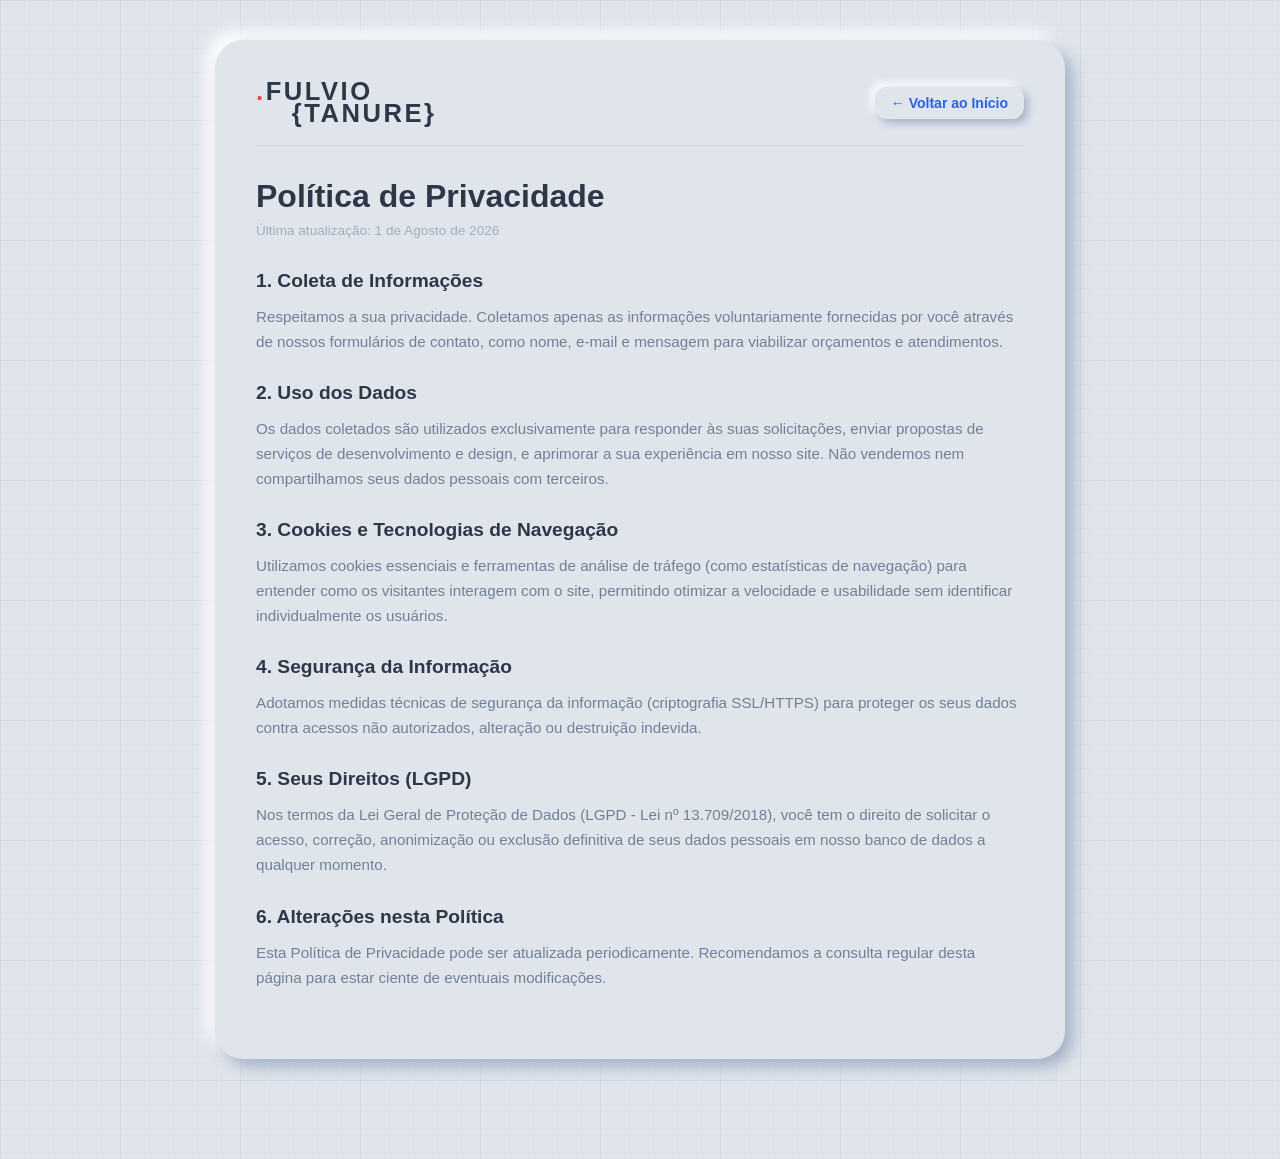
<file: SITE_PRINCIPAL/privacidade.html>
<!DOCTYPE html>
<html lang="pt-BR">

<head>
    <meta charset="UTF-8">
    <meta name="viewport" content="width=device-width, initial-scale=1.0">
    <meta name="color-scheme" content="only light dark">
    <title>Política de Privacidade | Fulvio Tanure — Design Digital & IA</title>
    <link rel="icon" type="image/png" href="img/favicon.png">
    <link rel="canonical" href="https://fulviotanure.com.br/privacidade.html">
    <!-- Google Fonts -->
    <link rel="preconnect" href="https://fonts.googleapis.com">
    <link rel="preconnect" href="https://fonts.gstatic.com" crossorigin>
    <link href="https://fonts.googleapis.com/css2?family=Outfit:wght@300;400;500;600;700;800&family=Inter:wght@300;400;500;600;700&display=swap" rel="stylesheet">
    <link rel="stylesheet" href="css/style.css?v=2.0">
    <style>
        body {
            padding: 40px 20px 100px 20px;
            background-color: var(--bg-color);
            color: var(--text-primary);
            font-family: var(--font-body);
        }

        .legal-container {
            max-width: 850px;
            margin: 0 auto;
            background-color: var(--card-color);
            border-radius: var(--radius-md);
            padding: 40px;
            box-shadow: var(--shadow-out);
            border: 1px solid var(--glass-border);
        }

        .legal-header {
            display: flex;
            align-items: center;
            justify-content: space-between;
            margin-bottom: 32px;
            padding-bottom: 20px;
            border-bottom: 1px solid rgba(0, 0, 0, 0.08);
        }

        body.dark-theme .legal-header {
            border-bottom-color: rgba(255, 255, 255, 0.08);
        }

        .back-link {
            font-size: 14px;
            font-weight: 600;
            color: var(--accent-primary);
            text-decoration: none;
            display: inline-flex;
            align-items: center;
            gap: 6px;
            padding: 8px 16px;
            border-radius: 12px;
            box-shadow: var(--shadow-out-sm);
            transition: all 0.2s ease;
        }

        .back-link:hover {
            box-shadow: var(--shadow-in-sm);
        }

        .legal-title {
            font-size: 2rem;
            font-weight: 800;
            margin-bottom: 8px;
            color: var(--text-primary);
        }

        .legal-date {
            font-size: 0.85rem;
            color: var(--text-muted);
            margin-bottom: 32px;
        }

        .legal-section {
            margin-bottom: 28px;
        }

        .legal-section h3 {
            font-size: 1.2rem;
            font-weight: 700;
            margin-bottom: 12px;
            color: var(--text-primary);
        }

        .legal-section p, .legal-section ul {
            font-size: 0.95rem;
            line-height: 1.65;
            color: var(--text-secondary);
            margin-bottom: 12px;
        }

        .legal-section ul {
            padding-left: 20px;
        }

        .legal-section li {
            margin-bottom: 6px;
        }
    </style>
</head>

<body class="light-theme">
    <div class="legal-container">
        <div class="legal-header">
            <a href="index.html" class="logo">
                <span class="logo-line-1"><span class="logo-dot">.</span>FULVIO</span>
                <span class="logo-line-2">{TANURE}</span>
            </a>
            <a href="index.html" class="back-link">
                ← Voltar ao Início
            </a>
        </div>

        <h1 class="legal-title">Política de Privacidade</h1>
        <p class="legal-date">Última atualização: 1 de Agosto de 2026</p>

        <div class="legal-section">
            <h3>1. Coleta de Informações</h3>
            <p>Respeitamos a sua privacidade. Coletamos apenas as informações voluntariamente fornecidas por você através de nossos formulários de contato, como nome, e-mail e mensagem para viabilizar orçamentos e atendimentos.</p>
        </div>

        <div class="legal-section">
            <h3>2. Uso dos Dados</h3>
            <p>Os dados coletados são utilizados exclusivamente para responder às suas solicitações, enviar propostas de serviços de desenvolvimento e design, e aprimorar a sua experiência em nosso site. Não vendemos nem compartilhamos seus dados pessoais com terceiros.</p>
        </div>

        <div class="legal-section">
            <h3>3. Cookies e Tecnologias de Navegação</h3>
            <p>Utilizamos cookies essenciais e ferramentas de análise de tráfego (como estatísticas de navegação) para entender como os visitantes interagem com o site, permitindo otimizar a velocidade e usabilidade sem identificar individualmente os usuários.</p>
        </div>

        <div class="legal-section">
            <h3>4. Segurança da Informação</h3>
            <p>Adotamos medidas técnicas de segurança da informação (criptografia SSL/HTTPS) para proteger os seus dados contra acessos não autorizados, alteração ou destruição indevida.</p>
        </div>

        <div class="legal-section">
            <h3>5. Seus Direitos (LGPD)</h3>
            <p>Nos termos da Lei Geral de Proteção de Dados (LGPD - Lei nº 13.709/2018), você tem o direito de solicitar o acesso, correção, anonimização ou exclusão definitiva de seus dados pessoais em nosso banco de dados a qualquer momento.</p>
        </div>

        <div class="legal-section">
            <h3>6. Alterações nesta Política</h3>
            <p>Esta Política de Privacidade pode ser atualizada periodicamente. Recomendamos a consulta regular desta página para estar ciente de eventuais modificações.</p>
        </div>
    </div>
</body>

</html>
</file>
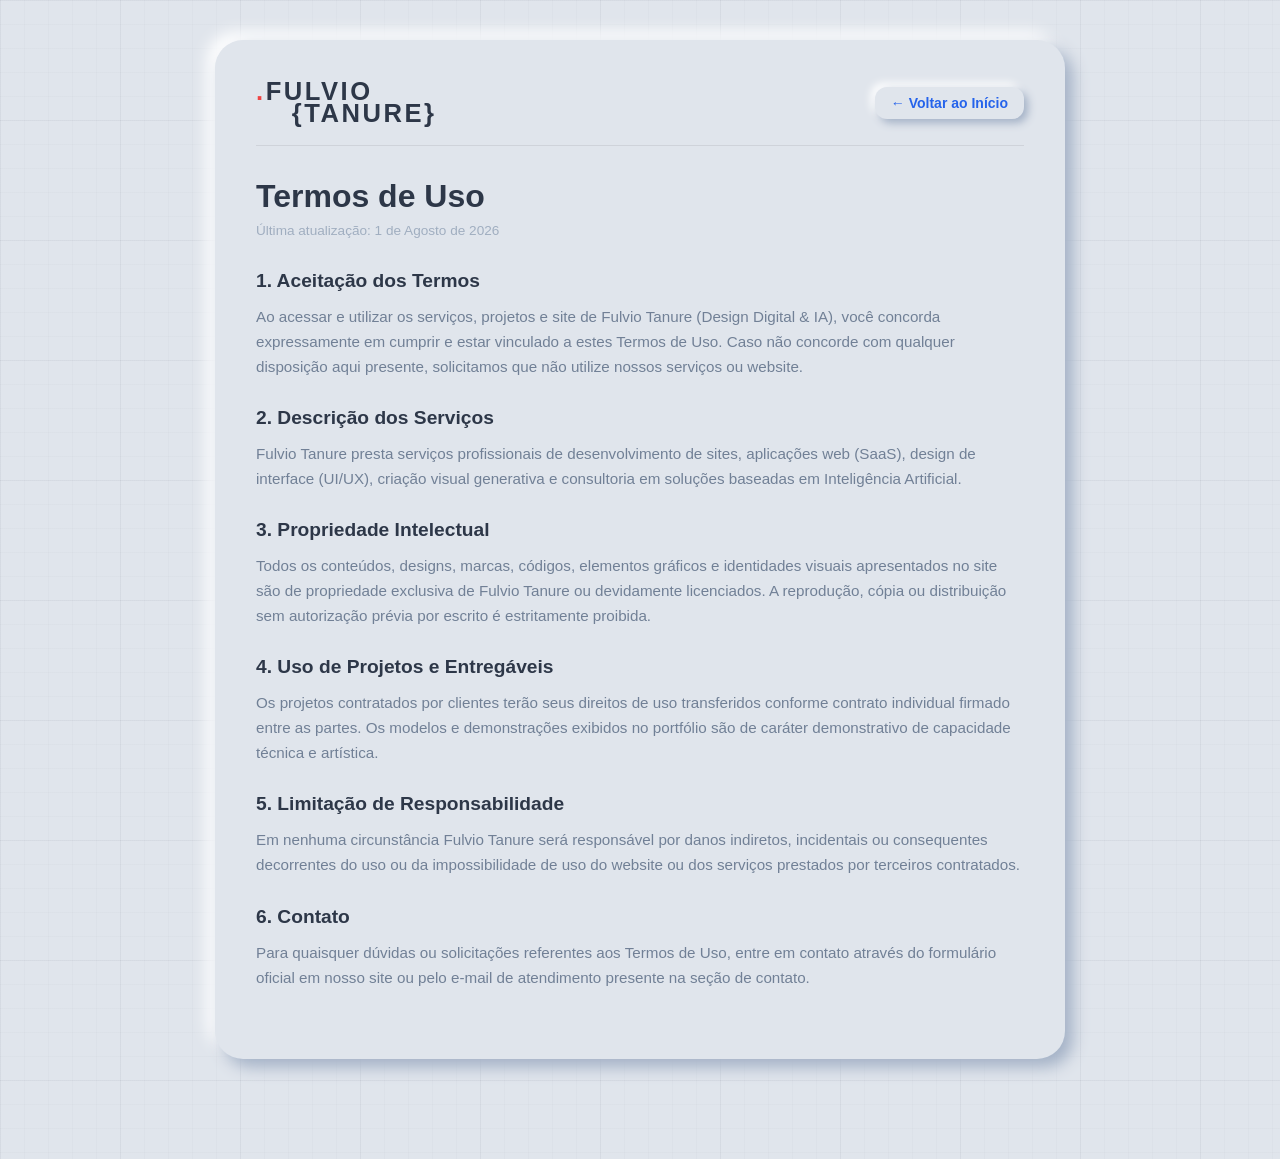
<file: SITE_PRINCIPAL/termos.html>
<!DOCTYPE html>
<html lang="pt-BR">

<head>
    <meta charset="UTF-8">
    <meta name="viewport" content="width=device-width, initial-scale=1.0">
    <meta name="color-scheme" content="only light dark">
    <title>Termos de Uso | Fulvio Tanure — Design Digital & IA</title>
    <link rel="icon" type="image/png" href="img/favicon.png">
    <link rel="canonical" href="https://fulviotanure.com.br/termos.html">
    <!-- Google Fonts -->
    <link rel="preconnect" href="https://fonts.googleapis.com">
    <link rel="preconnect" href="https://fonts.gstatic.com" crossorigin>
    <link href="https://fonts.googleapis.com/css2?family=Outfit:wght@300;400;500;600;700;800&family=Inter:wght@300;400;500;600;700&display=swap" rel="stylesheet">
    <link rel="stylesheet" href="css/style.css?v=2.0">
    <style>
        body {
            padding: 40px 20px 100px 20px;
            background-color: var(--bg-color);
            color: var(--text-primary);
            font-family: var(--font-body);
        }

        .legal-container {
            max-width: 850px;
            margin: 0 auto;
            background-color: var(--card-color);
            border-radius: var(--radius-md);
            padding: 40px;
            box-shadow: var(--shadow-out);
            border: 1px solid var(--glass-border);
        }

        .legal-header {
            display: flex;
            align-items: center;
            justify-content: space-between;
            margin-bottom: 32px;
            padding-bottom: 20px;
            border-bottom: 1px solid rgba(0, 0, 0, 0.08);
        }

        body.dark-theme .legal-header {
            border-bottom-color: rgba(255, 255, 255, 0.08);
        }

        .back-link {
            font-size: 14px;
            font-weight: 600;
            color: var(--accent-primary);
            text-decoration: none;
            display: inline-flex;
            align-items: center;
            gap: 6px;
            padding: 8px 16px;
            border-radius: 12px;
            box-shadow: var(--shadow-out-sm);
            transition: all 0.2s ease;
        }

        .back-link:hover {
            box-shadow: var(--shadow-in-sm);
        }

        .legal-title {
            font-size: 2rem;
            font-weight: 800;
            margin-bottom: 8px;
            color: var(--text-primary);
        }

        .legal-date {
            font-size: 0.85rem;
            color: var(--text-muted);
            margin-bottom: 32px;
        }

        .legal-section {
            margin-bottom: 28px;
        }

        .legal-section h3 {
            font-size: 1.2rem;
            font-weight: 700;
            margin-bottom: 12px;
            color: var(--text-primary);
        }

        .legal-section p, .legal-section ul {
            font-size: 0.95rem;
            line-height: 1.65;
            color: var(--text-secondary);
            margin-bottom: 12px;
        }

        .legal-section ul {
            padding-left: 20px;
        }

        .legal-section li {
            margin-bottom: 6px;
        }
    </style>
</head>

<body class="light-theme">
    <div class="legal-container">
        <div class="legal-header">
            <a href="index.html" class="logo">
                <span class="logo-line-1"><span class="logo-dot">.</span>FULVIO</span>
                <span class="logo-line-2">{TANURE}</span>
            </a>
            <a href="index.html" class="back-link">
                ← Voltar ao Início
            </a>
        </div>

        <h1 class="legal-title">Termos de Uso</h1>
        <p class="legal-date">Última atualização: 1 de Agosto de 2026</p>

        <div class="legal-section">
            <h3>1. Aceitação dos Termos</h3>
            <p>Ao acessar e utilizar os serviços, projetos e site de Fulvio Tanure (Design Digital & IA), você concorda expressamente em cumprir e estar vinculado a estes Termos de Uso. Caso não concorde com qualquer disposição aqui presente, solicitamos que não utilize nossos serviços ou website.</p>
        </div>

        <div class="legal-section">
            <h3>2. Descrição dos Serviços</h3>
            <p>Fulvio Tanure presta serviços profissionais de desenvolvimento de sites, aplicações web (SaaS), design de interface (UI/UX), criação visual generativa e consultoria em soluções baseadas em Inteligência Artificial.</p>
        </div>

        <div class="legal-section">
            <h3>3. Propriedade Intelectual</h3>
            <p>Todos os conteúdos, designs, marcas, códigos, elementos gráficos e identidades visuais apresentados no site são de propriedade exclusiva de Fulvio Tanure ou devidamente licenciados. A reprodução, cópia ou distribuição sem autorização prévia por escrito é estritamente proibida.</p>
        </div>

        <div class="legal-section">
            <h3>4. Uso de Projetos e Entregáveis</h3>
            <p>Os projetos contratados por clientes terão seus direitos de uso transferidos conforme contrato individual firmado entre as partes. Os modelos e demonstrações exibidos no portfólio são de caráter demonstrativo de capacidade técnica e artística.</p>
        </div>

        <div class="legal-section">
            <h3>5. Limitação de Responsabilidade</h3>
            <p>Em nenhuma circunstância Fulvio Tanure será responsável por danos indiretos, incidentais ou consequentes decorrentes do uso ou da impossibilidade de uso do website ou dos serviços prestados por terceiros contratados.</p>
        </div>

        <div class="legal-section">
            <h3>6. Contato</h3>
            <p>Para quaisquer dúvidas ou solicitações referentes aos Termos de Uso, entre em contato através do formulário oficial em nosso site ou pelo e-mail de atendimento presente na seção de contato.</p>
        </div>
    </div>
</body>

</html>
</file>
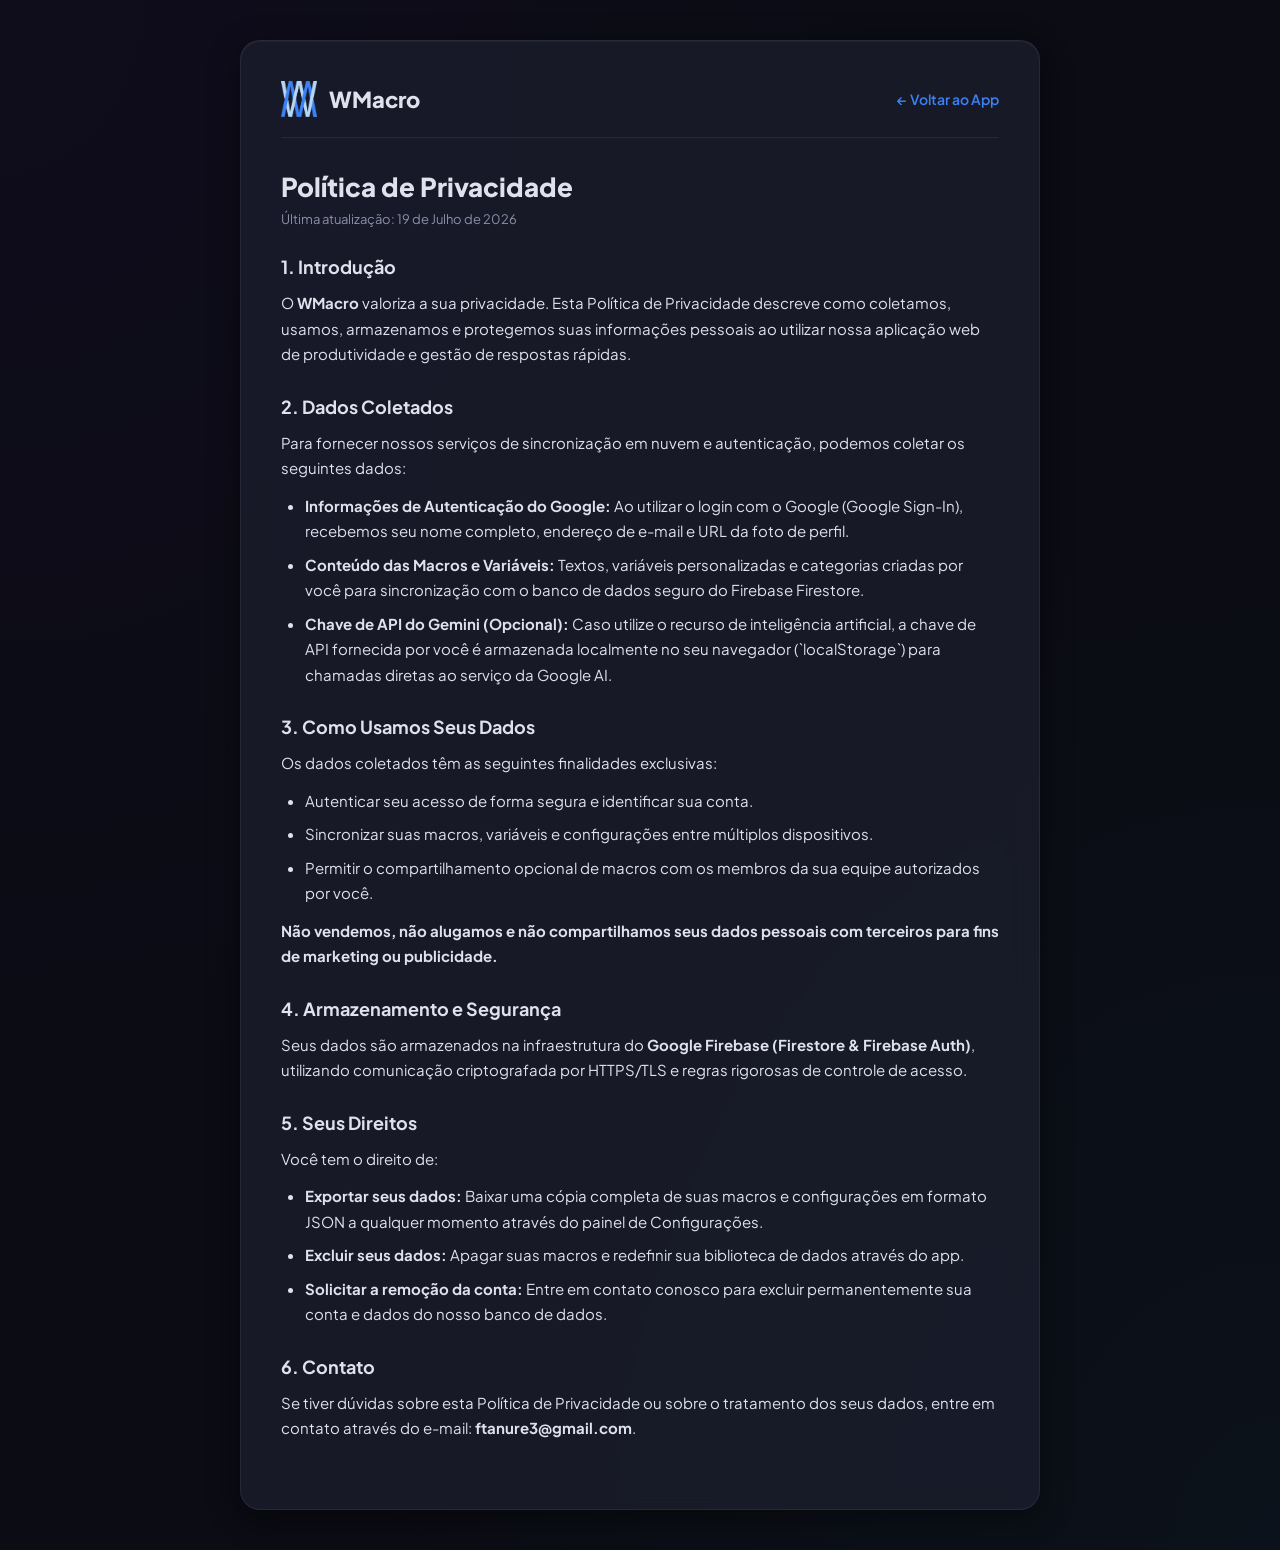
<file: SITE_PRINCIPAL/PAGINAS/SITE_WMACRO/privacidade.html>
<!DOCTYPE html>
<html lang="pt-BR">

<head>
    <meta charset="UTF-8">
    <meta name="viewport" content="width=device-width, initial-scale=1.0">
    <title>Política de Privacidade — WMacro</title>
    <link rel="icon" type="image/png" href="wmacro.png">
    <link rel="preconnect" href="https://fonts.googleapis.com">
    <link rel="preconnect" href="https://fonts.gstatic.com" crossorigin>
    <link href="https://fonts.googleapis.com/css2?family=Plus+Jakarta+Sans:wght@400;500;600;700;800&display=swap" rel="stylesheet">
    <link rel="stylesheet" href="style.css">
    <style>
        body {
            height: auto;
            min-height: 100vh;
            overflow-y: auto;
            align-items: flex-start;
            padding: 40px 20px;
        }

        .legal-container {
            max-width: 800px;
            margin: 0 auto;
            background: var(--glass-bg-high);
            border: 1px solid var(--glass-border);
            backdrop-filter: blur(var(--glass-blur-md));
            -webkit-backdrop-filter: blur(var(--glass-blur-md));
            border-radius: var(--radius-lg);
            padding: 40px;
            box-shadow: var(--glass-shadow);
        }

        .legal-header {
            display: flex;
            align-items: center;
            justify-content: space-between;
            margin-bottom: 32px;
            padding-bottom: 20px;
            border-bottom: 1px solid var(--glass-border);
        }

        .legal-logo {
            display: flex;
            align-items: center;
            gap: 12px;
            text-decoration: none;
        }

        .legal-logo img {
            width: 36px;
            height: 36px;
        }

        .legal-logo h1 {
            font-size: 22px;
            font-weight: 800;
            color: var(--text-main);
        }

        .back-link {
            font-size: 14px;
            font-weight: 600;
            color: var(--color-primary);
            text-decoration: none;
            display: inline-flex;
            align-items: center;
            gap: 6px;
        }

        .back-link:hover {
            text-decoration: underline;
        }

        .legal-content h2 {
            font-size: 26px;
            font-weight: 800;
            margin-bottom: 8px;
            color: var(--text-main);
        }

        .legal-date {
            font-size: 13px;
            color: var(--text-muted);
            margin-bottom: 28px;
        }

        .legal-section {
            margin-bottom: 28px;
        }

        .legal-section h3 {
            font-size: 18px;
            font-weight: 700;
            margin-bottom: 12px;
            color: var(--text-main);
        }

        .legal-section p, .legal-section ul {
            font-size: 15px;
            line-height: 1.7;
            color: var(--text-main);
            margin-bottom: 12px;
        }

        .legal-section ul {
            padding-left: 24px;
        }

        .legal-section li {
            margin-bottom: 8px;
        }
    </style>
</head>

<body class="theme-dark">
    <div class="legal-container">
        <header class="legal-header">
            <a href="index.html" class="legal-logo">
                <img src="wmacro.png" alt="WMacro Logo">
                <h1>WMacro</h1>
            </a>
            <a href="index.html" class="back-link">← Voltar ao App</a>
        </header>

        <main class="legal-content">
            <h2>Política de Privacidade</h2>
            <p class="legal-date">Última atualização: 19 de Julho de 2026</p>

            <section class="legal-section">
                <h3>1. Introdução</h3>
                <p>O <strong>WMacro</strong> valoriza a sua privacidade. Esta Política de Privacidade descreve como coletamos, usamos, armazenamos e protegemos suas informações pessoais ao utilizar nossa aplicação web de produtividade e gestão de respostas rápidas.</p>
            </section>

            <section class="legal-section">
                <h3>2. Dados Coletados</h3>
                <p>Para fornecer nossos serviços de sincronização em nuvem e autenticação, podemos coletar os seguintes dados:</p>
                <ul>
                    <li><strong>Informações de Autenticação do Google:</strong> Ao utilizar o login com o Google (Google Sign-In), recebemos seu nome completo, endereço de e-mail e URL da foto de perfil.</li>
                    <li><strong>Conteúdo das Macros e Variáveis:</strong> Textos, variáveis personalizadas e categorias criadas por você para sincronização com o banco de dados seguro do Firebase Firestore.</li>
                    <li><strong>Chave de API do Gemini (Opcional):</strong> Caso utilize o recurso de inteligência artificial, a chave de API fornecida por você é armazenada localmente no seu navegador (`localStorage`) para chamadas diretas ao serviço da Google AI.</li>
                </ul>
            </section>

            <section class="legal-section">
                <h3>3. Como Usamos Seus Dados</h3>
                <p>Os dados coletados têm as seguintes finalidades exclusivas:</p>
                <ul>
                    <li>Autenticar seu acesso de forma segura e identificar sua conta.</li>
                    <li>Sincronizar suas macros, variáveis e configurações entre múltiplos dispositivos.</li>
                    <li>Permitir o compartilhamento opcional de macros com os membros da sua equipe autorizados por você.</li>
                </ul>
                <p><strong>Não vendemos, não alugamos e não compartilhamos seus dados pessoais com terceiros para fins de marketing ou publicidade.</strong></p>
            </section>

            <section class="legal-section">
                <h3>4. Armazenamento e Segurança</h3>
                <p>Seus dados são armazenados na infraestrutura do <strong>Google Firebase (Firestore & Firebase Auth)</strong>, utilizando comunicação criptografada por HTTPS/TLS e regras rigorosas de controle de acesso.</p>
            </section>

            <section class="legal-section">
                <h3>5. Seus Direitos</h3>
                <p>Você tem o direito de:</p>
                <ul>
                    <li><strong>Exportar seus dados:</strong> Baixar uma cópia completa de suas macros e configurações em formato JSON a qualquer momento através do painel de Configurações.</li>
                    <li><strong>Excluir seus dados:</strong> Apagar suas macros e redefinir sua biblioteca de dados através do app.</li>
                    <li><strong>Solicitar a remoção da conta:</strong> Entre em contato conosco para excluir permanentemente sua conta e dados do nosso banco de dados.</li>
                </ul>
            </section>

            <section class="legal-section">
                <h3>6. Contato</h3>
                <p>Se tiver dúvidas sobre esta Política de Privacidade ou sobre o tratamento dos seus dados, entre em contato através do e-mail: <strong>ftanure3@gmail.com</strong>.</p>
            </section>
        </main>
    </div>
</body>

</html>
</file>
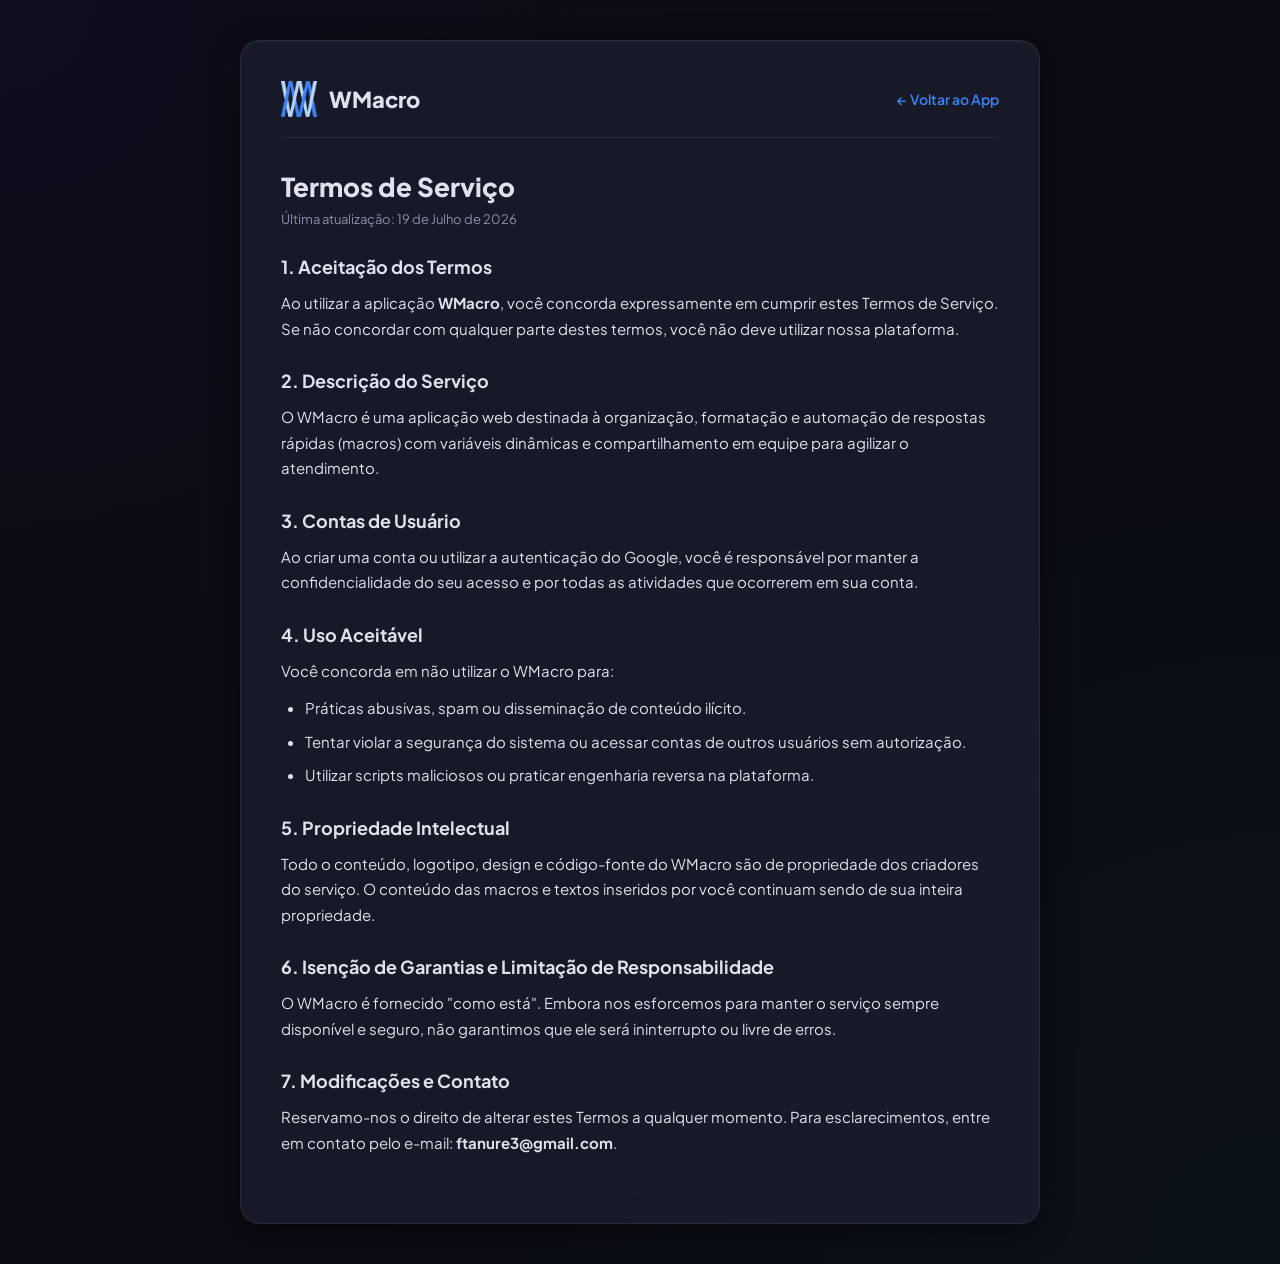
<file: SITE_PRINCIPAL/PAGINAS/SITE_WMACRO/termos.html>
<!DOCTYPE html>
<html lang="pt-BR">

<head>
    <meta charset="UTF-8">
    <meta name="viewport" content="width=device-width, initial-scale=1.0">
    <title>Termos de Serviço — WMacro</title>
    <link rel="icon" type="image/png" href="wmacro.png">
    <link rel="preconnect" href="https://fonts.googleapis.com">
    <link rel="preconnect" href="https://fonts.gstatic.com" crossorigin>
    <link href="https://fonts.googleapis.com/css2?family=Plus+Jakarta+Sans:wght@400;500;600;700;800&display=swap" rel="stylesheet">
    <link rel="stylesheet" href="style.css">
    <style>
        body {
            height: auto;
            min-height: 100vh;
            overflow-y: auto;
            align-items: flex-start;
            padding: 40px 20px;
        }

        .legal-container {
            max-width: 800px;
            margin: 0 auto;
            background: var(--glass-bg-high);
            border: 1px solid var(--glass-border);
            backdrop-filter: blur(var(--glass-blur-md));
            -webkit-backdrop-filter: blur(var(--glass-blur-md));
            border-radius: var(--radius-lg);
            padding: 40px;
            box-shadow: var(--glass-shadow);
        }

        .legal-header {
            display: flex;
            align-items: center;
            justify-content: space-between;
            margin-bottom: 32px;
            padding-bottom: 20px;
            border-bottom: 1px solid var(--glass-border);
        }

        .legal-logo {
            display: flex;
            align-items: center;
            gap: 12px;
            text-decoration: none;
        }

        .legal-logo img {
            width: 36px;
            height: 36px;
        }

        .legal-logo h1 {
            font-size: 22px;
            font-weight: 800;
            color: var(--text-main);
        }

        .back-link {
            font-size: 14px;
            font-weight: 600;
            color: var(--color-primary);
            text-decoration: none;
            display: inline-flex;
            align-items: center;
            gap: 6px;
        }

        .back-link:hover {
            text-decoration: underline;
        }

        .legal-content h2 {
            font-size: 26px;
            font-weight: 800;
            margin-bottom: 8px;
            color: var(--text-main);
        }

        .legal-date {
            font-size: 13px;
            color: var(--text-muted);
            margin-bottom: 28px;
        }

        .legal-section {
            margin-bottom: 28px;
        }

        .legal-section h3 {
            font-size: 18px;
            font-weight: 700;
            margin-bottom: 12px;
            color: var(--text-main);
        }

        .legal-section p, .legal-section ul {
            font-size: 15px;
            line-height: 1.7;
            color: var(--text-main);
            margin-bottom: 12px;
        }

        .legal-section ul {
            padding-left: 24px;
        }

        .legal-section li {
            margin-bottom: 8px;
        }
    </style>
</head>

<body class="theme-dark">
    <div class="legal-container">
        <header class="legal-header">
            <a href="index.html" class="legal-logo">
                <img src="wmacro.png" alt="WMacro Logo">
                <h1>WMacro</h1>
            </a>
            <a href="index.html" class="back-link">← Voltar ao App</a>
        </header>

        <main class="legal-content">
            <h2>Termos de Serviço</h2>
            <p class="legal-date">Última atualização: 19 de Julho de 2026</p>

            <section class="legal-section">
                <h3>1. Aceitação dos Termos</h3>
                <p>Ao utilizar a aplicação <strong>WMacro</strong>, você concorda expressamente em cumprir estes Termos de Serviço. Se não concordar com qualquer parte destes termos, você não deve utilizar nossa plataforma.</p>
            </section>

            <section class="legal-section">
                <h3>2. Descrição do Serviço</h3>
                <p>O WMacro é uma aplicação web destinada à organização, formatação e automação de respostas rápidas (macros) com variáveis dinâmicas e compartilhamento em equipe para agilizar o atendimento.</p>
            </section>

            <section class="legal-section">
                <h3>3. Contas de Usuário</h3>
                <p>Ao criar uma conta ou utilizar a autenticação do Google, você é responsável por manter a confidencialidade do seu acesso e por todas as atividades que ocorrerem em sua conta.</p>
            </section>

            <section class="legal-section">
                <h3>4. Uso Aceitável</h3>
                <p>Você concorda em não utilizar o WMacro para:</p>
                <ul>
                    <li>Práticas abusivas, spam ou disseminação de conteúdo ilícito.</li>
                    <li>Tentar violar a segurança do sistema ou acessar contas de outros usuários sem autorização.</li>
                    <li>Utilizar scripts maliciosos ou praticar engenharia reversa na plataforma.</li>
                </ul>
            </section>

            <section class="legal-section">
                <h3>5. Propriedade Intelectual</h3>
                <p>Todo o conteúdo, logotipo, design e código-fonte do WMacro são de propriedade dos criadores do serviço. O conteúdo das macros e textos inseridos por você continuam sendo de sua inteira propriedade.</p>
            </section>

            <section class="legal-section">
                <h3>6. Isenção de Garantias e Limitação de Responsabilidade</h3>
                <p>O WMacro é fornecido "como está". Embora nos esforcemos para manter o serviço sempre disponível e seguro, não garantimos que ele será ininterrupto ou livre de erros.</p>
            </section>

            <section class="legal-section">
                <h3>7. Modificações e Contato</h3>
                <p>Reservamo-nos o direito de alterar estes Termos a qualquer momento. Para esclarecimentos, entre em contato pelo e-mail: <strong>ftanure3@gmail.com</strong>.</p>
            </section>
        </main>
    </div>
</body>

</html>
</file>
<file: SITE_PRINCIPAL/css/style.css>
/* ==========================================================================
   NEUMORPHIC PORTFOLIO - FULVIO TANURE
   CSS GLOBAL STYLING & DESIGN SYSTEM
   ========================================================================== */

/* --- Custom Variables & Theme Systems --- */
:root {
    /* Fonts (DESIGN.md System Stack) */
    --font-heading: -apple-system, BlinkMacSystemFont, "Segoe UI", Roboto, Helvetica, Arial, sans-serif;
    --font-body: -apple-system, BlinkMacSystemFont, "Segoe UI", Roboto, Helvetica, Arial, sans-serif;
    --font-mono: 'JetBrains Mono', monospace;

    /* Radius Tokens Scale (DESIGN.md) */
    --radius-sm: 14px;
    --radius-md: 28px;
    --radius-lg: 42px;

    /* Transition speeds (DESIGN.md 150-300ms ease-out) */
    --transition-fast: 150ms cubic-bezier(0.4, 0, 0.2, 1);
    --transition-normal: 200ms cubic-bezier(0.4, 0, 0.2, 1);
    --transition-slow: 300ms cubic-bezier(0.4, 0, 0.2, 1);

    /* Palette & Soft Colors (DESIGN.md) */
    --color-soft-blue: #C8E0F4;
    --color-soft-pink: #F5E0E8;
    --color-soft-grey: #e0e5ec;

    /* Theme Colors */
    --bg-color: #e0e5ec;
    --card-color: #e0e5ec;

    /* Text colors (No pure #000000) */
    --text-primary: #2d3748;
    --text-secondary: #718096;
    --text-muted: #a0aec0;

    /* Accents */
    --accent-blue: #3b82f6;
    --accent-primary: #2563eb;
    --accent-indigo: #2563eb;
    --accent-cyan: #0ea5e9;
    --accent-gradient: linear-gradient(135deg, #3b82f6, #0ea5e9);

    /* Neumorphic Shadows (Hyper-realistic from Reference) */
    --shadow-flat: 0px 0px 0px rgba(0, 0, 0, 0);
    --shadow-out: 8px 8px 16px #a3b1c6, -8px -8px 16px #ffffff;
    --shadow-out-hover: 10px 10px 20px #a3b1c6, -10px -10px 20px #ffffff;
    --shadow-in: inset 6px 6px 12px #a3b1c6, inset -6px -6px 12px #ffffff;
    --shadow-out-sm: 4px 4px 8px #a3b1c6, -4px -4px 8px #ffffff;
    --shadow-in-sm: inset 3px 3px 6px #a3b1c6, inset -3px -3px 6px #ffffff;

    /* Overlay glass */
    --glass-bg: rgba(232, 232, 232, 0.85);
    --glass-border: transparent;
}

/* --- Dark Theme Variables --- */
body.dark-theme {
    color-scheme: only dark;
    --bg-color: #1a1e24;
    --card-color: #1a1e24;

    --text-primary: #f3f4f6;
    --text-secondary: #9ca3af;
    --text-muted: #6b7280;

    --accent-blue: #3b82f6;
    --accent-primary: #60a5fa;
    --accent-indigo: #60a5fa;
    --accent-cyan: #38bdf8;
    --accent-gradient: linear-gradient(135deg, #3b82f6, #38bdf8);

    --shadow-out: 8px 8px 16px rgba(0, 0, 0, 0.4), -8px -8px 16px rgba(255, 255, 255, 0.03);
    --shadow-out-hover: 12px 12px 24px rgba(0, 0, 0, 0.5), -12px -12px 24px rgba(255, 255, 255, 0.05);
    --shadow-in: inset 5px 5px 10px rgba(0, 0, 0, 0.4), inset -5px -5px 10px rgba(255, 255, 255, 0.03);
    --shadow-out-sm: 4px 4px 8px rgba(0, 0, 0, 0.4), -4px -4px 8px rgba(255, 255, 255, 0.02);
    --shadow-in-sm: inset 3px 3px 6px rgba(0, 0, 0, 0.4), inset -3px -3px 6px rgba(255, 255, 255, 0.02);

    --glass-bg: rgba(26, 30, 36, 0.85);
    --glass-border: transparent;
}

/* --- Dark Theme Specific Rule --- */
body.dark-theme {
    color-scheme: only dark;
}

/* --- Basic CSS Reset & Structure --- */
* {
    margin: 0;
    padding: 0;
    box-sizing: border-box;
}

/* --- Accessible Focus Outlines & Skip Link --- */
*:focus-visible {
    outline: 3px solid var(--accent-purple);
    outline-offset: 3px;
    box-shadow: 0 0 0 6px rgba(139, 92, 246, 0.25);
}

*:focus:not(:focus-visible) {
    outline: none;
}

.skip-link {
    position: absolute;
    top: -100px;
    left: 20px;
    background: var(--accent-gradient);
    color: #ffffff;
    padding: 0.8rem 1.5rem;
    font-family: var(--font-heading);
    font-weight: 700;
    font-size: 0.95rem;
    border-radius: 15px;
    box-shadow: var(--shadow-out);
    z-index: 9999;
    transition: top var(--transition-normal) cubic-bezier(0.25, 0.8, 0.25, 1);
}

.skip-link:focus-visible {
    top: 20px;
    outline: 3px solid #ffffff;
    outline-offset: -5px;
    box-shadow: var(--shadow-out-hover);
}

html {
    scroll-behavior: smooth;
    font-size: 16px;
    overflow-x: hidden;
    max-width: 100%;
}

body {
    font-family: var(--font-body);
    background-color: var(--bg-color);
    background-image: 
        linear-gradient(to right, rgba(15, 23, 42, 0.03) 1px, transparent 1px),
        linear-gradient(to bottom, rgba(15, 23, 42, 0.03) 1px, transparent 1px),
        linear-gradient(to right, rgba(15, 23, 42, 0.015) 1px, transparent 1px),
        linear-gradient(to bottom, rgba(15, 23, 42, 0.015) 1px, transparent 1px);
    background-size: 120px 120px, 120px 120px, 24px 24px, 24px 24px;
    color: var(--text-primary);
    min-height: 100vh;
    overflow-x: hidden;
    max-width: 100%;
    transition: background-color var(--transition-normal), color var(--transition-normal);
    position: relative;
}

#constellation-canvas {
    position: absolute;
    inset: 0;
    width: 100%;
    height: 100%;
    z-index: 1;
    pointer-events: auto;
}

/* --- Glowing Background Orbs --- */
.glow-bg {
    position: absolute;
    width: 600px;
    height: 600px;
    border-radius: 50%;
    filter: blur(150px);
    z-index: -1;
    opacity: 0.15;
    pointer-events: none;
    transition: opacity var(--transition-slow);
}

body.light-theme .glow-bg {
    opacity: 0.08;
}

.glow-1 {
    top: 5%;
    left: -10%;
    background: radial-gradient(circle, var(--accent-indigo) 0%, transparent 70%);
}

.glow-2 {
    top: 55%;
    right: -10%;
    background: radial-gradient(circle, var(--accent-pink) 0%, transparent 70%);
}

/* --- Typography Helpers --- */
h1,
h2,
h3,
h4,
h5,
h6 {
    font-family: var(--font-heading);
    font-weight: 700;
}

a {
    color: inherit;
    text-decoration: none;
}

img {
    max-width: 100%;
    display: block;
}

/* --- Global Layout Containers --- */
.container-width {
    width: 100%;
    max-width: 1200px;
    margin: 0 auto;
    padding: 0 2rem;
}

.text-center {
    text-align: center;
}

/* --- Neumorphic Core Utility Classes --- */
.btn-neu {
    background-color: var(--card-color);
    border-radius: 20px;
    box-shadow: var(--shadow-out);
    border: 1px solid var(--glass-border);
    transition: transform var(--transition-normal), box-shadow var(--transition-normal), background-color var(--transition-normal);
}

.btn-neu:hover {
    box-shadow: var(--shadow-out-hover);
}

.btn-neu.inset {
    box-shadow: var(--shadow-in);
}

.btn-neu.inset:hover {
    box-shadow: var(--shadow-in);
}

/* --- Text Effects --- */
.text-raised {
    color: #475569; /* Bem mais escuro, estilo grafite, para leitura perfeita */
    text-shadow: -2px -2px 5px rgba(255, 255, 255, 1), 3px 3px 6px rgba(163, 177, 198, 0.9);
}

body.dark-theme .text-raised {
    color: #cbd5e1; /* Cor bem mais clara no modo escuro */
    text-shadow: -2px -2px 5px rgba(255, 255, 255, 0.15), 3px 3px 6px rgba(0, 0, 0, 0.9);
}

/* --- Buttons System --- */
.btn {
    display: inline-flex;
    align-items: center;
    justify-content: center;
    padding: 1rem 2rem;
    font-family: var(--font-heading);
    font-weight: 600;
    font-size: 1rem;
    cursor: pointer;
    border-radius: 20px;
    transition: all var(--transition-normal);
    position: relative;
    overflow: hidden;
}

.btn-primary {
    background: var(--accent-gradient);
    color: #ffffff;
    box-shadow: var(--shadow-out);
    border: none;
    z-index: 1;
    display: inline-flex;
    align-items: center;
    justify-content: center;
    gap: 0.75rem;
    font-weight: 700;
    letter-spacing: 0.5px;
    position: relative;
    overflow: hidden;
}

.btn-primary::before {
    content: '';
    position: absolute;
    top: 0;
    left: 0;
    width: 100%;
    height: 50%;
    background: linear-gradient(180deg, rgba(255, 255, 255, 0.15) 0%, rgba(255, 255, 255, 0) 100%);
    pointer-events: none;
    z-index: 2;
    border-radius: 20px 20px 0 0;
}

.btn-primary::after {
    content: '';
    position: absolute;
    inset: 0;
    background: var(--accent-gradient);
    opacity: 0;
    filter: blur(15px);
    border-radius: 20px;
    z-index: -1;
    transition: opacity var(--transition-normal);
}

.btn-primary .btn-icon,
.btn-creations .btn-icon {
    transition: transform var(--transition-fast) ease, color var(--transition-fast) ease;
    display: inline-flex;
    align-items: center;
    justify-content: center;
    z-index: 3;
}

.btn-primary:hover {
    transform: translateY(-3px);
    box-shadow: var(--shadow-out-hover), 0 10px 20px rgba(124, 58, 237, 0.25);
    color: #ffffff;
}

.btn-primary:hover .btn-icon,
.btn-creations:hover .btn-icon {
    transform: translateX(4px);
}

.btn-primary:hover .btn-icon-send,
.btn-creations:hover .btn-icon-send {
    transform: translate(3px, -3px);
}

.btn-primary:hover::after {
    opacity: 0.35;
}

.btn-primary:active,
.btn-primary.active {
    box-shadow: var(--shadow-in);
    transform: translateY(-1px);
}

.btn-primary:active::after {
    opacity: 0;
}

.btn-secondary {
    color: var(--text-secondary);
    box-shadow: var(--shadow-out);
    border: 1px solid var(--glass-border);
}

.btn-secondary:hover {
    color: var(--text-primary);
    transform: translateY(-3px);
    box-shadow: var(--shadow-out-hover);
}

.btn-secondary:active {
    box-shadow: var(--shadow-in);
    transform: translateY(0);
}

.btn-block {
    width: 100%;
}

/* --- Colorless Raised Button with Debossed (Low-Relief) Text --- */
.btn-creations {
    display: inline-flex;
    align-items: center;
    justify-content: center;
    font-weight: 700;
    letter-spacing: 0.5px;
    position: relative;
    overflow: hidden;
    gap: 0.75rem;
    /* Springy snappy transition for perfect click bounce */
    transition: transform 0.12s cubic-bezier(0.25, 0.8, 0.25, 1),
        box-shadow 0.12s cubic-bezier(0.25, 0.8, 0.25, 1),
        background-color 0.12s ease;
}

.btn-creations .btn-text {
    background: transparent;
    transition: color 0.12s ease, text-shadow 0.12s ease;
}

/* Light Theme - Sunken / Debossed text shadow rules */
body.light-theme .btn-creations .btn-text {
    color: var(--text-primary);
    text-shadow: none;
}
body.light-theme .btn-creations .btn-icon {
    color: var(--text-primary);
}

/* Dark Theme - Sunken / Debossed text shadow rules */
body:not(.light-theme) .btn-creations .btn-text {
    color: rgba(156, 163, 175, 0.6);
    text-shadow: -1px -1px 1px rgba(0, 0, 0, 0.55), 1px 1px 0px rgba(255, 255, 255, 0.08);
}
body:not(.light-theme) .btn-creations .btn-icon {
    color: rgba(156, 163, 175, 0.6);
}

/* Hover effects */
.btn-creations:hover {
    transform: translateY(-4px);
    box-shadow: var(--shadow-out-hover);
}

body.light-theme .btn-creations:hover .btn-text {
    color: #dc2626;
    text-shadow: none;
}
body.light-theme .btn-creations:hover .btn-icon {
    color: #dc2626;
}

body:not(.light-theme) .btn-creations:hover .btn-text {
    color: #ef4444;
    text-shadow: none;
}
body:not(.light-theme) .btn-creations:hover .btn-icon {
    color: #ef4444;
}

/* Sunken / Low-Relief (Debossed) Active State on Click */
.btn-creations:active {
    box-shadow: var(--shadow-in);
    transform: translateY(2px) scale(0.97);
    /* compresses like a physical switch */
    transition: transform 0.05s ease, box-shadow 0.05s ease;
    /* instant snap on click */
}

/* Adjust text shadow on active to make debossing feel deeper during press */
body.light-theme .btn-creations:active .btn-text {
    color: var(--text-primary);
    text-shadow: none;
}
body.light-theme .btn-creations:active .btn-icon {
    color: var(--text-primary);
}

body:not(.light-theme) .btn-creations:active .btn-text {
    color: rgba(156, 163, 175, 0.7);
    text-shadow: -1.5px -1.5px 1px rgba(0, 0, 0, 0.7), 1px 1px 0px rgba(255, 255, 255, 0.08);
}
body:not(.light-theme) .btn-creations:active .btn-icon {
    color: rgba(156, 163, 175, 0.7);
}

/* ==========================================================================
   NAVIGATION HEADER
   ========================================================================== */
.header {
    position: fixed;
    top: 0;
    left: 0;
    width: 100%;
    height: 80px;
    z-index: 100;
    background-color: var(--bg-color);
    border-bottom-left-radius: 25px;
    border-bottom-right-radius: 25px;
    box-shadow: var(--shadow-out);
    border: none;
    transition: background-color var(--transition-normal);
}

body.dark-theme .header {
    background-color: var(--bg-color);
    border-bottom: none;
}

.header-container {
    width: 100%;
    max-width: 1200px;
    margin: 0 auto;
    height: 100%;
    padding: 0 2rem;
    display: flex;
    align-items: center;
    justify-content: space-between;
    gap: 1rem;
}

.header-brand {
    display: flex;
    align-items: center;
    gap: 1.5rem;
}

.eye-brand-btn {
    width: 38px;
    height: 38px;
    border-radius: 50%;
    display: flex;
    align-items: center;
    justify-content: center;
    background-color: var(--card-color);
    box-shadow: var(--shadow-out-sm);
    border: 1px solid var(--glass-border);
    color: var(--text-primary);
    cursor: pointer;
    transition: all var(--transition-normal);
}

.eye-brand-btn:hover {
    box-shadow: var(--shadow-out-hover);
    transform: scale(1.05);
}

.logo {
    font-family: var(--font-heading);
    font-weight: 600;
    font-size: 1.6rem;
    letter-spacing: 2.5px;
    color: var(--text-primary);
    display: flex;
    flex-direction: column;
    align-items: flex-start;
    line-height: 0.85;
}

.logo-line-1 {
    display: block;
}

.logo-line-2 {
    display: block;
    padding-left: 1.4em;
}

.logo-dot {
    color: #ef4444; /* Ponto vermelho decorativo como na referência */
    font-weight: 800;
}

/* Nav Menu Pill Container (como na referência) */
.nav-menu-pill {
    display: flex;
    align-items: center;
    gap: 1.5rem; /* Aumentado o espaço entre os itens */
    background: transparent; /* Removido o fundo escuro */
    padding: 5px 8px;
    border-radius: 9999px;
    border: none; /* Removida a borda */
}

body.dark-theme .nav-menu-pill {
    background: transparent;
    border: none;
}

.nav-link {
    font-family: var(--font-heading);
    font-weight: 500;
    font-size: 0.9rem;
    color: var(--text-secondary);
    padding: 0.45rem 1.25rem;
    border-radius: 9999px;
    transition: all var(--transition-fast);
    background: transparent;
    box-shadow: none;
}

.nav-link:hover {
    color: var(--text-primary);
    background-color: var(--card-color);
    box-shadow: var(--shadow-out-sm);
    transform: translateY(-2px);
}

.nav-link:active, 
.nav-link.active,
.nav-link.active:hover {
    color: var(--text-primary);
    background-color: var(--card-color);
    box-shadow: var(--shadow-in-sm);
    font-weight: 700;
    transform: translateY(0);
}

body.dark-theme .nav-link.active {
    color: #ffffff;
    background-color: var(--card-color);
    box-shadow: var(--shadow-in-sm);
}

/* Link especial: Fotografia — destaque com gradiente */
.nav-link-photo {
    background: var(--accent-gradient);
    -webkit-background-clip: text;
    -webkit-text-fill-color: transparent;
    background-clip: text;
    font-weight: 600;
}

.nav-link-photo:hover {
    opacity: 0.85;
    box-shadow: none;
}

.header-actions {
    display: flex;
    align-items: center;
    gap: 1rem;
}

/* --- Theme and Contrast Buttons (Neumorphic Button Design) --- */
.theme-btn,
.contrast-btn {
    width: 40px;
    height: 40px;
    border-radius: 50%;
    display: flex;
    align-items: center;
    justify-content: center;
    cursor: pointer;
    background-color: var(--card-color);
    border: 1px solid var(--glass-border);
    box-shadow: var(--shadow-out-sm);
    transition: all var(--transition-normal);
    color: var(--text-primary);
    padding: 0;
    position: relative;
}

.theme-btn:hover,
.contrast-btn:hover {
    transform: translateY(-2px);
    box-shadow: var(--shadow-out);
}

.theme-btn:active,
.theme-btn.active,
.contrast-btn:active,
.contrast-btn.active,
.contrast-btn.inset {
    box-shadow: var(--shadow-in-sm);
    transform: translateY(0);
}

.theme-btn-icon {
    position: absolute;
    display: flex;
    align-items: center;
    justify-content: center;
    transition: transform var(--transition-normal), opacity var(--transition-normal);
}

.theme-btn-icon svg {
    transition: stroke var(--transition-normal), filter var(--transition-normal);
}

.contrast-btn svg {
    width: 22px;
    height: 22px;
    transition: stroke var(--transition-normal), transform var(--transition-normal);
}

/* Light/Dark Mode button icon states */
body.light-theme .theme-btn .sun-icon {
    opacity: 0;
    transform: scale(0) rotate(90deg);
}

body.light-theme .theme-btn .moon-icon {
    opacity: 1;
    transform: scale(1) rotate(0deg);
    color: var(--accent-indigo);
    filter: drop-shadow(0 0 6px rgba(79, 70, 229, 0.4));
}

body.dark-theme .theme-btn .sun-icon {
    opacity: 1;
    transform: scale(1) rotate(0deg);
    color: #f59e0b;
    filter: drop-shadow(0 0 6px rgba(245, 158, 11, 0.6));
}

body.dark-theme .theme-btn .moon-icon {
    opacity: 0;
    transform: scale(0) rotate(-90deg);
}

/* --- Language Selector --- */
.lang-selector-wrapper {
    position: relative;
    display: inline-block;
}

.lang-btn {
    display: flex;
    align-items: center;
    gap: 0.5rem;
    padding: 0.5rem 0.85rem;
    height: 40px;
    border-radius: 20px;
    font-family: var(--font-heading);
    font-weight: 600;
    font-size: 0.85rem;
    color: var(--text-primary);
    cursor: pointer;
    background-color: var(--card-color);
    border: 1px solid var(--glass-border);
    box-shadow: var(--shadow-out-sm);
    transition: all var(--transition-normal);
}

.lang-btn:hover {
    transform: translateY(-2px);
    box-shadow: var(--shadow-out);
}

.lang-btn:active, .lang-btn.active {
    box-shadow: var(--shadow-in-sm);
    transform: translateY(0);
}

.lang-dropdown {
    position: absolute;
    top: 50px;
    right: 0;
    width: 140px;
    border-radius: 15px;
    background-color: var(--glass-bg);
    backdrop-filter: blur(15px);
    -webkit-backdrop-filter: blur(15px);
    box-shadow: var(--shadow-out);
    border: 1px solid var(--glass-border);
    display: flex;
    flex-direction: column;
    padding: 0.5rem;
    gap: 0.25rem;
    opacity: 0;
    visibility: hidden;
    transform: translateY(-10px);
    transition: opacity var(--transition-normal), transform var(--transition-normal), visibility var(--transition-normal);
    z-index: 200;
}

.lang-dropdown.show {
    opacity: 1;
    visibility: visible;
    transform: translateY(0);
}

.lang-dropdown-item {
    display: flex;
    align-items: center;
    gap: 0.5rem;
    padding: 0.5rem 0.75rem;
    border: none;
    background: transparent;
    font-family: var(--font-heading);
    font-size: 0.85rem;
    font-weight: 500;
    color: var(--text-secondary);
    cursor: pointer;
    border-radius: 10px;
    text-align: left;
    width: 100%;
    transition: all var(--transition-fast);
}

.lang-dropdown-item:hover {
    color: var(--text-primary);
    background-color: rgba(255, 255, 255, 0.05);
    box-shadow: var(--shadow-in-sm);
}

body.light-theme .lang-dropdown-item:hover {
    background-color: rgba(0, 0, 0, 0.03);
}

.lang-dropdown-item.active {
    color: var(--accent-purple);
    font-weight: 700;
    box-shadow: var(--shadow-in-sm);
}

body.light-theme .lang-dropdown-item.active {
    color: var(--accent-indigo);
}

.lang-flag, .dropdown-flag {
    display: inline-flex;
    align-items: center;
    justify-content: center;
    width: 20px;
    height: 14px;
    line-height: 1;
    border-radius: 3px;
    overflow: hidden;
    box-shadow: 0 1px 3px rgba(0, 0, 0, 0.25);
    flex-shrink: 0;
}

.flag-icon {
    width: 100%;
    height: 100%;
    object-fit: cover;
    display: block;
}

/* --- Mobile Toggle Hamburger --- */
.mobile-toggle {
    display: none;
    width: 44px;
    height: 44px;
    border-radius: 50%;
    border: 1px solid var(--glass-border);
    background-color: var(--card-color);
    box-shadow: var(--shadow-out-sm);
    color: var(--text-primary);
    cursor: pointer;
    align-items: center;
    justify-content: center;
}

.mobile-toggle:hover {
    box-shadow: var(--shadow-out);
}

.mobile-toggle:active {
    box-shadow: var(--shadow-in-sm);
}

.hamburger .line {
    transition: y 300ms ease-in 300ms, rotate 300ms ease-in, opacity 0ms ease-in 300ms;
    transform-origin: center;
}

.mobile-active .hamburger .line.top {
    y: 50px;
    rotate: 45deg;
}

.mobile-active .hamburger .line.middle {
    opacity: 0;
}

.mobile-active .hamburger .line.bottom {
    y: 50px;
    rotate: -45deg;
}

/* ==========================================================================
   GLOBAL SECTION HEADERS (SHARED BY ALL SECTIONS)
   ========================================================================== */
.section-header {
    margin-bottom: 4rem;
}

.sub-title {
    font-size: 0.8rem;
    font-weight: 700;
    color: #dc2626;
    letter-spacing: 2px;
    text-transform: uppercase;
    display: block;
    margin-bottom: 0.75rem;
}

.section-title {
    font-size: 2.5rem;
    margin-bottom: 1rem;
    color: var(--text-primary);
}

.section-desc {
    max-width: 600px;
    margin: 0 auto;
    color: var(--text-secondary);
    font-size: 1.05rem;
    line-height: 1.5;
}

/* ==========================================================================
   COMMON COMPONENT STYLES: SHIELDED INPUTS (SHARED BY SHOWCASE & CONTACT)
   ========================================================================== */
.input-group {
    display: flex;
    flex-direction: column;
    gap: 0.75rem;
}

.input-label {
    font-family: var(--font-heading);
    font-size: 0.95rem;
    font-weight: 600;
    color: var(--text-secondary);
}

.textarea-neu-wrapper,
.input-neu-wrapper {
    position: relative;
    border-radius: 15px;
    background-color: var(--bg-color);
    box-shadow: var(--shadow-in);
    padding: 1.5px;
    border: 1px solid var(--glass-border);
    transition: all var(--transition-fast);
}

body.light-theme .textarea-neu-wrapper,
body.light-theme .input-neu-wrapper {
    border: 1px solid rgba(0, 0, 0, 0.12);
}

.textarea-neu-wrapper:focus-within,
.input-neu-wrapper:focus-within {
    box-shadow: var(--shadow-in), 0 0 10px rgba(139, 92, 246, 0.15);
    border-color: var(--accent-purple);
}

body.light-theme .textarea-neu-wrapper:focus-within,
body.light-theme .input-neu-wrapper:focus-within {
    border-color: var(--accent-indigo);
}

.input-neu {
    width: 100%;
    background: transparent;
    border: none;
    outline: none;
    font-family: var(--font-body);
    font-size: 0.95rem;
    color: var(--text-primary);
    padding: 1rem 1.2rem;
    resize: none;
}

textarea.input-neu {
    height: 110px;
}

.custom-select-wrapper {
    position: relative;
    width: 100%;
}

.custom-select-trigger {
    display: flex;
    justify-content: space-between;
    align-items: center;
    cursor: pointer;
    user-select: none;
}

.custom-select-arrow {
    font-size: 0.75rem;
    color: var(--text-secondary);
    transition: transform 0.3s ease;
}

.custom-select-wrapper.open .custom-select-arrow {
    transform: rotate(180deg);
}

.custom-select-options {
    position: absolute;
    top: calc(100% + 5px);
    left: 0;
    width: 100%;
    background-color: var(--bg-color);
    border-radius: 10px;
    padding: 5px;
    z-index: 100;
    opacity: 0;
    visibility: hidden;
    transform: translateY(-10px);
    transition: all 0.3s ease;
    max-height: 250px;
    overflow-y: auto;
}

.custom-select-wrapper.open .custom-select-options {
    opacity: 1;
    visibility: visible;
    transform: translateY(0);
}

.custom-option {
    padding: 12px 15px;
    cursor: pointer;
    border-radius: 8px;
    transition: background 0.2s, color 0.2s;
    font-size: 0.95rem;
    color: var(--text-primary);
}

.custom-option:hover {
    background-color: var(--primary-color);
    color: white;
}

.select-neu option {
    background-color: var(--bg-color);
    color: var(--text-primary);
    font-size: 0.95rem;
    padding: 10px;
}



/* ==========================================================================
   FOOTER (GLOBAL)
   ========================================================================== */
.footer {
    padding: 4rem 0 2rem 0;
    margin-top: 80px;
    border-radius: 40px 40px 0 0;
    border-bottom: none;
    border-left: none;
    border-right: none;
}

.footer-container {
    max-width: 1200px;
    margin: 0 auto;
    padding: 0 2rem;
    display: flex;
    flex-direction: column;
    align-items: center;
    gap: 3rem;
}

.footer-branding {
    text-align: center;
    max-width: 450px;
    display: flex;
    flex-direction: column;
    align-items: center;
    gap: 1rem;
}

.footer-motto {
    font-size: 0.9rem;
    color: var(--text-secondary);
    line-height: 1.5;
}

.footer-socials {
    display: flex;
    gap: 1.5rem;
}

.social-icon {
    width: 46px;
    height: 46px;
    border-radius: 50%;
    display: flex;
    align-items: center;
    justify-content: center;
    color: var(--text-secondary);
    transition: all var(--transition-fast);
}

.social-icon:hover {
    color: var(--text-primary);
    transform: translateY(-3px);
}

.social-icon:active {
    box-shadow: var(--shadow-in-sm);
    transform: translateY(0);
}

.footer-bottom {
    border-top: 1.5px solid var(--glass-border);
    width: 100%;
    padding-top: 2rem;
    text-align: center;
    display: flex;
    flex-direction: column;
    align-items: center;
}

.footer-accessibility {
    display: inline-flex;
    align-items: center;
    gap: 0.5rem;
    padding: 0.6rem 1.2rem;
    font-size: 0.8rem;
    font-weight: 600;
    color: var(--text-secondary);
    border-radius: 12px;
    margin-bottom: 1.5rem;
    border: 1px solid var(--glass-border);
}

body.light-theme .footer-accessibility {
    border: 1px solid rgba(0, 0, 0, 0.05);
}

.footer-accessibility .accessibility-icon {
    font-size: 0.95rem;
    color: var(--accent-purple);
}

body.light-theme .footer-accessibility .accessibility-icon {
    color: var(--accent-indigo);
}

.footer-bottom p {
    font-size: 0.8rem;
    color: var(--text-muted);
}

/* --- Desktop Default: Hide Bottom Nav --- */
.mobile-bottom-nav {
    display: none;
}

/* ==========================================================================
   RESPONSIVENESS (GLOBAL MEDIA QUERIES)
   ========================================================================== */
@media (max-width: 1024px) {
    /* Global layout adaptations */
}

@media (max-width: 768px) {
    html {
        font-size: 14px;
    }

    .container-width {
        padding: 0 1.5rem;
    }

    /* Mobile Header Layout Optimization */
    .header {
        height: 60px;
        display: flex;
        align-items: center;
        justify-content: center;
    }

    .header-container {
        padding: 0 1rem;
        display: flex;
        align-items: center;
        justify-content: center;
        position: relative;
        width: 100%;
    }

    .toggle-high-contrast {
        position: absolute;
        left: 1rem;
        top: 50%;
        transform: translateY(-50%);
        z-index: 10;
    }

    .header-brand {
        margin: 0 auto;
        display: flex;
        justify-content: center;
        align-items: center;
        text-align: center;
    }

    .logo {
        font-size: 1.25rem;
        text-align: center;
        margin: 0 auto;
        display: inline-flex;
        align-items: center;
        justify-content: center;
    }

    .logo-line-2 {
        padding-left: 0.5em;
    }

    .header-actions {
        position: absolute;
        right: 1rem;
        top: 50%;
        transform: translateY(-50%);
        z-index: 10;
        gap: 0.5rem;
    }

    .theme-btn,
    .contrast-btn {
        width: 36px;
        height: 36px;
    }

    .theme-btn-icon svg,
    .contrast-btn svg {
        width: 18px;
        height: 18px;
    }

    .lang-btn {
        height: 36px;
        padding: 0.4rem 0.6rem;
        font-size: 0.75rem;
        border-radius: 18px;
    }

    .lang-dropdown {
        top: 44px;
        width: 120px;
    }

    /* Enforce high contrast for debossed button on mobile */
    .btn-creations .btn-text {
        color: var(--accent-purple);
        text-shadow: none;
    }

    body.light-theme .btn-creations .btn-text {
        color: var(--accent-indigo);
        text-shadow: none;
    }

    /* Hide older mobile toggle and drawer menu */
    .mobile-toggle,
    .nav-menu {
        display: none;
    }

    /* Floating Neumorphic Bottom Navigation Bar */
    .mobile-bottom-nav {
        display: flex;
        position: fixed;
        bottom: 20px;
        left: 16px;
        right: 16px;
        height: 64px;
        background-color: var(--bg-color);
        border: none;
        border-radius: 30px;
        box-shadow: var(--shadow-out);
        z-index: 999;
        justify-content: space-between;
        align-items: center;
        padding: 0 6px;
        transition: transform var(--transition-normal), background-color var(--transition-normal), box-shadow var(--transition-normal);
    }

    .mobile-bottom-nav-item {
        display: flex;
        flex-direction: column;
        align-items: center;
        justify-content: center;
        flex: 1 1 0;
        width: 25%;
        min-width: 0;
        height: 52px;
        border-radius: 18px;
        background: transparent;
        box-shadow: none;
        border: none;
        color: var(--text-secondary);
        font-family: var(--font-heading);
        font-weight: 600;
        font-size: 0.62rem;
        text-transform: uppercase;
        letter-spacing: 0px;
        gap: 3px;
        transition: all 0.25s cubic-bezier(0.4, 0, 0.2, 1);
        cursor: pointer;
        padding: 0 4px;
    }

    .mobile-bottom-nav-item .nav-icon {
        stroke-width: 2.2;
        stroke: var(--text-secondary);
        transition: transform 0.25s cubic-bezier(0.4, 0, 0.2, 1), stroke 0.25s ease;
    }

    .mobile-bottom-nav-item .nav-label {
        font-size: 0.58rem;
        font-weight: 700;
        opacity: 0.85;
        color: var(--text-secondary);
        transition: color 0.25s ease, opacity 0.25s ease;
        white-space: nowrap;
        overflow: hidden;
        text-overflow: ellipsis;
        max-width: 100%;
    }

    /* Active State on mobile tab bar: Inset Neumorphic Sunken ("Afundado") effect, no blue color */
    .mobile-bottom-nav-item.active {
        color: var(--text-primary) !important;
        background-color: var(--bg-color) !important;
        box-shadow: var(--shadow-in-sm) !important;
        border: none !important;
    }

    .mobile-bottom-nav-item.active .nav-label {
        color: var(--text-primary) !important;
        opacity: 1;
        font-weight: 800;
    }

    .mobile-bottom-nav-item.active .nav-icon {
        transform: translateY(1px);
        stroke: var(--text-primary) !important;
    }

    /* Add space at the bottom of the body so content doesn't get covered by the bottom nav */
    body {
        padding-bottom: 90px;
    }
}



/* ==========================================================================
   ACCESSIBILITY HIGH CONTRAST MODE STYLE OVERRIDES (WCAG LEVEL AAA)
   ========================================================================== */
body.accessibility-high-contrast,
body.accessibility-high-contrast.light-theme {
    background: #000000;
    --bg-color: #000000;
    --card-color: #000000;
    --glass-bg: #000000;
}

/* Force everything to black background, no shadows, no animations */
body.accessibility-high-contrast * {
    animation: none;
    transition: none;
    box-shadow: none;
    text-shadow: none;
    backdrop-filter: none;
    -webkit-backdrop-filter: none;
    background-image: none; /* Remove gradients and paper textures */
}

/* Force all text to white by default, with yellow accents */
body.accessibility-high-contrast h1,
body.accessibility-high-contrast h2,
body.accessibility-high-contrast h3,
body.accessibility-high-contrast h4,
body.accessibility-high-contrast h5,
body.accessibility-high-contrast h6,
body.accessibility-high-contrast p,
body.accessibility-high-contrast span,
body.accessibility-high-contrast li,
body.accessibility-high-contrast div {
    color: #ffffff;
    background-color: transparent;
    border-color: #ffff00;
}

body.accessibility-high-contrast header,
body.accessibility-high-contrast section,
body.accessibility-high-contrast footer,
body.accessibility-high-contrast .hero-text-block,
body.accessibility-high-contrast .nav-menu-pill,
body.accessibility-high-contrast .nav-dropdown-menu,
body.accessibility-high-contrast .service-card,
body.accessibility-high-contrast .portfolio-item,
body.accessibility-high-contrast .contact-info-card,
body.accessibility-high-contrast .contact-form,
body.accessibility-high-contrast .btn-neu,
body.accessibility-high-contrast .code-card {
    background: #000000;
    border: 2px solid #ffff00;
}

body.accessibility-high-contrast a,
body.accessibility-high-contrast button,
body.accessibility-high-contrast .tag-badge,
body.accessibility-high-contrast .highlight,
body.accessibility-high-contrast .nav-link,
body.accessibility-high-contrast svg,
body.accessibility-high-contrast .badge-icon {
    color: #ffff00;
    stroke: #ffff00;
    fill: #ffff00;
}

body.accessibility-high-contrast *:focus-visible {
    outline: 4px solid #ffff00;
    outline-offset: 4px;
}

/* Focused inputs in High Contrast */
body.accessibility-high-contrast .textarea-neu-wrapper,
body.accessibility-high-contrast .input-neu-wrapper {
    box-shadow: none;
    border: 2px solid var(--text-primary);
}

body.accessibility-high-contrast .textarea-neu-wrapper:focus-within,
body.accessibility-high-contrast .input-neu-wrapper:focus-within {
    border-color: var(--accent-purple);
}

body.accessibility-high-contrast.light-theme .textarea-neu-wrapper:focus-within,
body.accessibility-high-contrast.light-theme .input-neu-wrapper:focus-within {
    border-color: var(--accent-indigo);
}

/* Flat Active / Pressed / Inset Buttons */
body.accessibility-high-contrast .btn-neu.inset:not(footer):not(.footer-accessibility),
body.accessibility-high-contrast .btn-creations:active,
body.accessibility-high-contrast .mobile-bottom-nav-item.active {
    box-shadow: none;
    background-color: var(--text-primary);
    color: var(--bg-color);
    border: 2px solid var(--text-primary);
}

body.accessibility-high-contrast .mobile-bottom-nav-item.active .nav-icon {
    stroke: var(--bg-color);
}

body.accessibility-high-contrast .btn-creations .btn-text,
body.accessibility-high-contrast .btn-creations .btn-icon {
    color: inherit;
    text-shadow: none;
}

body.accessibility-high-contrast .btn-primary {
    background: var(--text-primary);
    color: var(--bg-color);
    border: 2px solid var(--text-primary);
    box-shadow: none;
}

body.accessibility-high-contrast .btn-primary:hover {
    background: var(--card-color);
    color: var(--text-primary);
}

/* Glow Background hiding in High Contrast Mode */
body.accessibility-high-contrast .glow-bg,
body.accessibility-high-contrast #neural-canvas {
    display: none;
}

/* Footer and Footer Accessibility High Contrast Override */
body.accessibility-high-contrast .footer {
    box-shadow: none;
    background-color: var(--card-color);
    color: var(--text-secondary);
    border: none;
    border-top: 2px solid var(--text-primary);
}

body.accessibility-high-contrast .footer-accessibility {
    box-shadow: none;
    border: 2px solid var(--text-primary);
    background-color: var(--card-color);
    color: var(--text-secondary);
}

/* ==========================================================================
   ACCESSIBILITY LARGE TEXT OVERRIDES (SC SCALING)
   ========================================================================== */
body.accessibility-large-text {
    font-size: 19px;
}

body.accessibility-large-text .logo {
    font-size: 1.85rem;
}

body.accessibility-large-text .hero-title {
    font-size: 3.1rem;
    line-height: 1.25;
}

body.accessibility-large-text .section-title {
    font-size: 2.9rem;
}

body.accessibility-large-text .hero-subtitle,
body.accessibility-large-text .section-desc,
body.accessibility-large-text .service-card-text,
body.accessibility-large-text .portfolio-item-desc,
body.accessibility-large-text .info-desc,
body.accessibility-large-text .info-value,
body.accessibility-large-text .input-neu,
body.accessibility-large-text .input-label {
    font-size: 1.2rem;
    line-height: 1.6;
}

body.accessibility-large-text .btn,
body.accessibility-large-text .nav-link,
body.accessibility-large-text .mobile-bottom-nav-item .nav-label {
    font-size: 1.15rem;
}

/* ==========================================================================
   DROPDOWN MENU (SITES MENU SUSPENSO)
   ========================================================================== */
.nav-dropdown {
    position: relative;
    display: inline-block;
}

.nav-dropdown-trigger {
    display: inline-flex;
    align-items: center;
    gap: 0.4rem;
    cursor: pointer;
}



.nav-dropdown-menu {
    position: absolute;
    top: 100%;
    left: 50%;
    transform: translateX(-50%) translateY(10px);
    background-color: var(--card-color);
    border: 1px solid var(--glass-border);
    box-shadow: var(--shadow-out);
    border-radius: 16px;
    padding: 0.6rem;
    min-width: 170px;
    opacity: 0;
    visibility: hidden;
    transition: all 0.25s cubic-bezier(0.16, 1, 0.3, 1);
    z-index: 250;
}

.nav-dropdown:hover .nav-dropdown-menu,
.nav-dropdown:focus-within .nav-dropdown-menu {
    opacity: 1;
    visibility: visible;
    transform: translateX(-50%) translateY(4px);
}

.nav-dropdown-item {
    display: flex;
    align-items: center;
    justify-content: center; /* Itens centralizados */
    gap: 0.5rem;
    padding: 0.65rem 1rem;
    font-size: 0.9rem;
    font-weight: 500;
    color: var(--text-primary);
    border-radius: 12px;
    transition: all var(--transition-fast);
    background: transparent;
    box-shadow: none;
    text-align: center;
}

.nav-dropdown-item:hover {
    background-color: var(--card-color);
    box-shadow: var(--shadow-out-sm); /* Efeito de subir */
    transform: translateY(-2px);
    color: var(--text-primary); /* Sem ficar azul */
}

/* ==========================================================================
   HERO CODE COMPARISON CARDS (CONVENTIONAL VS VIBE CODING IA)
   ========================================================================== */
.code-preview-container {
    margin-top: 2rem;
    width: 100%;
    display: flex;
    justify-content: center;
}

.code-preview-grid {
    display: grid;
    grid-template-columns: 1fr 1fr;
    gap: 1.25rem;
    width: 100%;
    max-width: 700px;
}

@media (max-width: 768px) {
    .code-preview-grid {
        grid-template-columns: 1fr;
    }
}

.code-card {
    border-radius: 14px;
    padding: 0.85rem 1rem 1rem 1rem;
    font-family: 'JetBrains Mono', monospace;
    font-size: 0.75rem;
    box-shadow: 0 10px 25px -5px rgba(0, 0, 0, 0.1), 0 8px 10px -6px rgba(0, 0, 0, 0.1);
    text-align: left;
    display: flex;
    flex-direction: column;
    gap: 0.6rem;
    transition: transform var(--transition-normal);
    height: 290px;
    overflow: hidden;
    position: relative;
}

.code-card:hover {
    transform: translateY(-4px);
}

.code-card-dark {
    background-color: #0b101d;
    color: #e2e8f0;
    border: 1px solid rgba(255, 255, 255, 0.08);
}

.code-card-light {
    background-color: #e2e8f0;
    color: #0f172a;
    border: 1px solid rgba(0, 0, 0, 0.08);
}

.code-card-header {
    display: flex;
    align-items: center;
    justify-content: space-between;
    font-size: 0.68rem;
    font-weight: 700;
    font-family: 'JetBrains Mono', monospace;
    letter-spacing: 0.5px;
    text-transform: uppercase;
    color: #64748b;
    border-bottom: 1px solid rgba(148, 163, 184, 0.15);
    padding-bottom: 0.4rem;
}

.code-header-title {
    color: #64748b;
}

.code-dots {
    display: flex;
    gap: 6px;
}

.code-dot {
    width: 9px;
    height: 9px;
    border-radius: 50%;
}

.code-dot-red { background-color: #ef4444; }
.code-dot-yellow { background-color: #f59e0b; }
.code-dot-green { background-color: #10b981; }

.code-card-body {
    line-height: 1.5;
    white-space: pre-wrap;
    word-break: break-word;
    flex-grow: 1;
    display: flex;
    flex-direction: column;
    position: relative;
}

.code-keyword { color: #38bdf8; font-weight: 600; }
.code-func { color: #a3e635; }
.code-str { color: #a3e635; }
.code-comment { color: #64748b; font-style: italic; }

.code-cursor {
    display: inline-block;
    width: 2px;
    height: 14px;
    background-color: #ef4444;
    vertical-align: middle;
    margin-left: 2px;
    animation: blink-cursor-new 0.8s infinite;
}

.vibe-cursor {
    background-color: #10b981;
}

/* Vibe Split Layout (Card 2) */
.vibe-split-body {
    display: grid;
    grid-template-columns: 1.1fr 1fr;
    gap: 0;
    margin: 0 -1rem -1rem -1rem;
    height: calc(100% + 0.5rem);
    border-radius: 0 0 14px 14px;
    overflow: hidden;
    position: relative;
}

.vibe-prompt-pane {
    display: flex;
    flex-direction: column;
    background-color: #d9e2ec;
    padding: 0.85rem;
    height: 100%;
    border-right: 1px solid #cbd5e1;
}

.vibe-preview-pane {
    display: flex;
    flex-direction: column;
    height: 100%;
    background: #f1f5f9;
    padding: 0.85rem;
    overflow: hidden;
    position: relative;
}

.agent-header {
    display: flex;
    align-items: center;
    gap: 0.4rem;
    margin-bottom: 0.6rem;
}

.agent-icon-emoji {
    font-size: 0.9rem;
}

.ai-agent-label {
    color: #0284c7;
    font-family: 'JetBrains Mono', monospace;
    font-size: 0.75rem;
    font-weight: 700;
}

.prompt-text {
    font-family: 'JetBrains Mono', monospace;
    font-style: italic;
    color: #334155;
    font-size: 0.7rem;
    line-height: 1.45;
}

.fast-code-area {
    font-family: 'JetBrains Mono', monospace;
    font-size: 0.65rem;
    color: #1e293b;
    white-space: pre-wrap;
    position: absolute;
    top: 8px;
    left: 8px;
    right: 8px;
    opacity: 1;
    transition: opacity 0.3s;
}

.ai-preview-dash {
    width: 100%;
    height: 100%;
    display: none;
    flex-direction: column;
    animation: fadeIn 0.4s ease-out forwards;
}

.ai-preview-header {
    display: flex;
    justify-content: space-between;
    align-items: center;
    border-bottom: 1px solid #e2e8f0;
    padding-bottom: 4px;
}

/* Mini UI Components (Vibe Coding Preview) */
.mini-ui {
    display: flex;
    flex-direction: column;
    gap: 6px;
    width: 100%;
    height: 100%;
}
.mini-nav {
    display: flex;
    justify-content: space-between;
    align-items: center;
    background: #e2e8f0;
    border-radius: 4px;
    padding: 4px 6px;
}
.mini-nav-dots {
    display: flex;
    gap: 3px;
}
.mini-nav-dot {
    width: 6px; height: 6px; border-radius: 50%; background: #cbd5e1;
}
.mini-hero {
    background: linear-gradient(135deg, #e0e7ff, #f3e8ff);
    border-radius: 4px;
    padding: 10px;
    text-align: center;
    flex-grow: 1;
    display: flex;
    flex-direction: column;
    align-items: center;
    justify-content: center;
    gap: 4px;
}
.mini-title { height: 8px; width: 60%; background: #94a3b8; border-radius: 4px; }
.mini-sub { height: 4px; width: 80%; background: #cbd5e1; border-radius: 4px; }
.mini-btn { height: 12px; width: 40px; background: #6366f1; border-radius: 12px; margin-top: 4px; }
.mini-grid { display: grid; grid-template-columns: 1fr 1fr; gap: 4px; margin-top: 4px; }
.mini-card { background: #fff; border-radius: 4px; padding: 6px; border: 1px solid #e2e8f0; }

/* Dark Mode Mini */
.mini-ui.dark {
    background: #0f172a; color: #fff; border-radius: 4px; padding: 4px;
}
.mini-ui.dark .mini-nav { background: #1e293b; }
.mini-ui.dark .mini-card { background: #1e293b; border-color: #334155; }
.mini-ui.dark .mini-title { background: #e2e8f0; }
.mini-ui.dark .mini-sub { background: #94a3b8; }

#conventional-code-container {
    overflow-y: hidden;
    height: 100%;
    position: relative;
    scroll-behavior: smooth;
    font-size: 0.72rem;
    line-height: 1.5;
}
.ai-preview-title { font-size: 0.6rem; font-weight: bold; font-family: sans-serif; color: #475569;}
.ai-preview-chart {
    height: 30px;
    background: linear-gradient(90deg, #3b82f6 30%, #ec4899 70%);
    border-radius: 4px;
    opacity: 0.8;
}

.conventional-badge-slow {
    position: absolute;
    bottom: 12px;
    right: 12px;
    display: inline-flex;
    align-items: center;
    gap: 5px;
    font-family: 'JetBrains Mono', monospace;
    font-size: 0.65rem;
    font-weight: 700;
    padding: 0.35rem 0.8rem;
    border-radius: 9999px;
    z-index: 10;
    background-color: #3b1119;
    color: #fca5a5;
    border: 1px solid #7f1d1d;
}

.ai-badge-instant {
    position: absolute;
    bottom: 12px;
    right: 12px;
    display: inline-flex;
    align-items: center;
    gap: 5px;
    font-family: 'JetBrains Mono', monospace;
    font-size: 0.65rem;
    font-weight: 700;
    padding: 0.35rem 0.8rem;
    border-radius: 9999px;
    z-index: 10;
    background-color: #bbf7d0;
    color: #065f46;
    border: 1px solid #86efac;
}

/* ==========================================================================
   HIGH CONTRAST UIVERSE TOGGLE BUTTON
   ========================================================================== */
.toggle {
  display: inline-block;
  position: relative;
  height: 42px;
  width: 42px;
}

.toggle-high-contrast {
  position: absolute; 
  left: 1.5rem;
  top: 50%;
  transform: translateY(-50%);
  display: flex;
  align-items: center;
  justify-content: center;
  width: 42px;
  height: 42px;
  z-index: 1001;
}

.toggle:before {
  display: none;
}

.toggle .button {
  width: 42px;
  height: 42px;
  border-radius: 50%;
  position: absolute;
  top: 0;
  left: 0;
  background-color: var(--card-color);
  box-shadow: var(--shadow-out);
  transition: all var(--transition-normal);
  cursor: pointer;
}

.toggle .label {
  position: absolute;
  top: 0;
  left: 0;
  width: 42px;
  height: 42px;
  display: flex;
  align-items: center;
  justify-content: center;
  color: var(--text-primary);
  z-index: 2;
  pointer-events: none;
  transition: color var(--transition-fast);
}

.toggle .label svg {
  width: 22px;
  height: 22px;
}

.toggle input {
  opacity: 0;
  position: absolute;
  cursor: pointer;
  z-index: 3;
  height: 42px;
  width: 42px;
  left: 0;
  top: 0;
}

.toggle input:hover ~ .button {
  box-shadow: var(--shadow-out-hover);
  transform: scale(1.05);
}

.toggle input:checked ~ .button {
  box-shadow: var(--shadow-in);
  transform: scale(0.98);
}

.toggle input:checked ~ .label {
  color: #dc2626;
}

@keyframes fadeIn {
    from { opacity: 0; transform: translateY(5px); }
    to { opacity: 1; transform: translateY(0); }
}

body.accessibility-large-text .mobile-bottom-nav-item {
    height: 60px;
}
</file>
<file: SITE_PRINCIPAL/css/home.css>
/* ==========================================================================
   NEUMORPHIC PORTFOLIO - FULVIO TANURE
   MODULAR STYLE: HOME / HERO SECTION
   ========================================================================== */

.hero-section {
    padding-top: 150px;
    padding-bottom: 80px;
    position: relative;
    overflow: hidden;
    min-height: 100vh;
}

/* --- Neural Network Canvas --- */
#neural-canvas {
    position: absolute;
    inset: 0;
    width: 100%;
    height: 100%;
    z-index: 1;
    pointer-events: auto;
    cursor: default;
    /* Keep mouse normal instead of crosshair */
    opacity: 0.95;
    transform: translateZ(0);
    will-change: transform;
}

.hero-container {
    max-width: 1440px;
    margin: 0 auto;
    padding: 0 3rem;
    display: grid;
    grid-template-columns: 1.1fr 0.9fr;
    align-items: center;
    gap: 2.5rem;
    position: relative;
    z-index: 2;
}

/* ==========================================================================
   HERO FLOATING NEUMORPHIC COMPARISON CARDS
   ========================================================================== */
.hero-floating-cards-wrapper {
    display: flex;
    gap: 1.4rem;
    align-items: center;
    justify-content: center;
    position: relative;
    z-index: 3;
    padding: 1rem 0;
}

.hero-card {
    width: 330px;
    max-width: 95vw;
    border-radius: 20px;
    background-color: var(--card-color);
    box-shadow: var(--shadow-out);
    border: 1px solid var(--glass-border);
    overflow: hidden;
    transition: all 0.4s cubic-bezier(0.175, 0.885, 0.32, 1.275);
    font-family: -apple-system, BlinkMacSystemFont, "Segoe UI", Roboto, sans-serif;
}

.hero-card-trad {
    transform: perspective(1000px) rotateY(6deg) rotateX(2deg) rotate(-2deg);
}

/* Black Theme for Left Code Card (hero-card-trad) */
.hero-card-trad.dark-code-card {
    background-color: #0d1117;
    border: 1px solid rgba(255, 255, 255, 0.12);
    box-shadow: 0 10px 30px rgba(0, 0, 0, 0.4);
    color: #c9d1d9;
}

.hero-card-trad.dark-code-card .hero-card-header {
    background: #161b22;
    border-bottom: 1px solid #30363d;
}

.hero-card-trad.dark-code-card .hero-card-title {
    color: #8b949e;
    font-family: 'Fira Code', 'Consolas', monospace;
    font-size: 0.75rem;
}

.hero-card-trad .dark-code-body {
    background-color: #0d1117 !important;
    color: #e6edf3 !important;
    font-family: 'Fira Code', 'Cascadia Code', 'Consolas', 'Monaco', monospace;
    font-size: 0.72rem !important;
    letter-spacing: 0;
    line-height: 1.55;
    padding: 0.7rem 0.8rem;
    height: 210px;
    overflow-y: auto;
    overflow-x: hidden;
    text-align: left;
    white-space: pre-wrap;
    word-break: break-all;
    scrollbar-width: none;
}

.hero-card-trad .dark-code-body::-webkit-scrollbar {
    display: none;
}

/* Multi-Color Syntax Highlighting for Dark Code Card */
.dark-code-body .code-keyword  { color: #ff7b72 !important; font-weight: 600; }  /* Palavras-chave (function, const, if...) */
.dark-code-body .code-builtin  { color: #ffa657 !important; font-weight: 600; }  /* Objetos Nativos/Classes (console, Math...) */
.dark-code-body .code-func     { color: #79c0ff !important; font-weight: 600; }  /* Funções e Métodos (log, decode, push...) */
.dark-code-body .code-var      { color: #e6edf3 !important; }                    /* Variáveis gerais */
.dark-code-body .code-prop     { color: #7ee787 !important; }                    /* Propriedades */
.dark-code-body .code-string   { color: #a5d6ff !important; }                    /* Strings */
.dark-code-body .code-num      { color: #f2cc60 !important; font-weight: 600; }  /* Números */
.dark-code-body .code-bool     { color: #f2cc60 !important; font-weight: 600; }  /* Booleans/Null */
.dark-code-body .code-operator { color: #d2a8ff !important; }                    /* Operadores (=, +, =>...) */
.dark-code-body .code-punct    { color: #8b949e !important; }                    /* Pontuação ({}, (), ;) */
.dark-code-body .code-comment  { color: #8b949e !important; font-style: italic; }/* Comentários */
.dark-code-body .code-line     { color: #e6edf3 !important; text-overflow: clip !important; white-space: pre !important; }
.hero-card-trad .dark-code-body .code-cursor {
    display: inline-block;
    width: 7px;
    height: 14px;
    background-color: #58a6ff;
    vertical-align: middle;
    margin-left: 2px;
    animation: blinkCursor 0.8s infinite;
}

.hero-card-ai {
    transform: perspective(1000px) rotateY(-6deg) rotateX(2deg) rotate(2deg);
    box-shadow: var(--shadow-out-hover);
}

.hero-card:hover {
    transform: perspective(1000px) rotateY(0deg) rotateX(0deg) translateY(-8px) scale(1.03);
    box-shadow: var(--shadow-out-hover);
    z-index: 5;
}

.hero-card-header {
    display: flex;
    align-items: center;
    justify-content: space-between;
    padding: 0.75rem 1rem;
    background: rgba(255, 255, 255, 0.45);
    border-bottom: 1px solid var(--glass-border);
    backdrop-filter: blur(8px);
}

.mac-dots {
    display: flex;
    gap: 6px;
    align-items: center;
}

.mac-dot {
    width: 10px;
    height: 10px;
    border-radius: 50%;
    display: inline-block;
}

.mac-dot.red {
    background-color: #ff5f56;
}

.mac-dot.yellow {
    background-color: #ffbd2e;
}

.mac-dot.green {
    background-color: #27c93f;
}

.hero-card-title {
    font-family: "JetBrains Mono", monospace;
    font-size: 0.78rem;
    font-weight: 600;
    color: var(--text-secondary);
}

.hero-card-badge {
    font-size: 0.68rem;
    font-weight: 700;
    padding: 2px 8px;
    border-radius: 12px;
    display: flex;
    align-items: center;
    gap: 4px;
}

.badge-trad {
    background-color: rgba(239, 68, 68, 0.1);
    color: #ef4444;
}

.badge-ai {
    background-color: rgba(16, 185, 129, 0.12);
    color: #10b981;
}

.hero-card-body {
    padding: 1.2rem;
    font-family: "JetBrains Mono", monospace;
    font-size: 0.82rem;
    line-height: 1.6;
    background-color: var(--card-color);
}

.code-line {
    white-space: pre-wrap;
    word-break: break-all;
    overflow: visible;
    text-overflow: clip;
    color: #e6edf3;
    line-height: 1.55;
}

.code-line.indent {
    padding-left: 1.2rem;
}

.code-keyword {
    color: #8b5cf6;
    font-weight: 600;
}

.code-comment {
    color: #94a3b8;
    font-style: italic;
}

.code-operator {
    color: #64748b;
}

.code-func {
    color: #2563eb;
    font-weight: 600;
}

.code-string {
    color: #059669;
    font-weight: 600;
}

.ai-split-layout {
    display: flex;
    flex-direction: row;
    padding: 0;
    height: 220px;
    overflow: hidden;
}

.ai-split-left {
    flex: 1;
    border-right: 1px solid var(--glass-border);
    position: relative;
    overflow: hidden;
    height: 100%;
    display: flex;
    flex-direction: column;
    background-color: #0d1117;
}

.ai-split-right {
    flex: 1;
    padding: 1rem;
    display: flex;
    flex-direction: column;
    justify-content: flex-end;
    background: var(--bg-primary);
    overflow: hidden;
}

.ai-chat-bubble {
    background: var(--glass-bg);
    border: 1px solid var(--glass-border);
    padding: 0.6rem 0.8rem;
    border-radius: 12px 12px 0 12px;
    box-shadow: var(--shadow-in-sm);
    font-size: 0.75rem;
    color: var(--accent-blue);
    font-weight: 500;
    margin-bottom: 0.5rem;
    display: inline-block;
    align-self: flex-end;
    max-width: 90%;
    word-break: break-word;
}

.ai-vibe-preview {
    position: absolute;
    top: 0;
    left: 0;
    width: 100%;
    height: 100%;
    background: #ffffff;
    display: flex;
    flex-direction: column;
    z-index: 10;
    transition: opacity 0.3s ease;
    overflow: hidden;
}

.ai-fast-code {
    width: 100%;
    height: 100%;
    overflow: hidden;
    transition: opacity 0.3s ease;
    background-color: #0d1117;
    font-family: 'Fira Code', 'Cascadia Code', 'Consolas', 'Monaco', monospace;
    font-size: 0.65rem;
    line-height: 1.45;
    padding: 0.6rem;
    color: #e6edf3;
    white-space: pre-wrap;
    word-break: break-all;
    box-sizing: border-box;
    display: block;
}

/* Syntax colors inside ai-fast-code (inline <br> mode) */
.ai-fast-code .code-keyword  { color: #ff7b72; font-weight: 600; }
.ai-fast-code .code-builtin  { color: #ffa657; font-weight: 600; }
.ai-fast-code .code-func     { color: #79c0ff; font-weight: 600; }
.ai-fast-code .code-var      { color: #e6edf3; }
.ai-fast-code .code-prop     { color: #7ee787; }
.ai-fast-code .code-string   { color: #a5d6ff; }
.ai-fast-code .code-num      { color: #f2cc60; font-weight: 600; }
.ai-fast-code .code-bool     { color: #f2cc60; font-weight: 600; }
.ai-fast-code .code-operator { color: #d2a8ff; }
.ai-fast-code .code-punct    { color: #8b949e; }
.ai-fast-code .code-comment  { color: #8b949e; font-style: italic; }


/* hero-card-ai dark-code-body: used only for the trad-style fallback if needed */
.hero-card-ai .dark-code-body {
    background-color: #0d1117 !important;
    color: #e6edf3 !important;
    font-family: 'Fira Code', 'Cascadia Code', 'Consolas', 'Monaco', monospace;
    font-size: 0.65rem !important;
    line-height: 1.45;
    padding: 0.6rem;
    overflow: hidden;
    text-align: left;
    white-space: pre-wrap;
    word-break: break-all;
}

.hero-card-ai .dark-code-body .code-keyword { color: #ff7b72 !important; font-weight: 600; }
.hero-card-ai .dark-code-body .code-func { color: #79c0ff !important; }
.hero-card-ai .dark-code-body .code-string { color: #a5d6ff !important; }
.hero-card-ai .dark-code-body .code-comment { color: #8b949e !important; font-style: italic; }
.hero-card-ai .dark-code-body .code-num { color: #f2cc60 !important; }


.hero-text-block {
    display: flex;
    flex-direction: column;
    align-items: flex-start;
    position: relative;
    max-width: 850px;
    z-index: 3;
    padding: 2rem;
    border-radius: 32px;
    backdrop-filter: blur(2px);
    -webkit-backdrop-filter: blur(2px);
    background: radial-gradient(circle at center, rgba(255, 255, 255, 0.03) 0%, rgba(255, 255, 255, 0) 100%);
    border: none;
    box-shadow: none;
}



.tag-badge {
    background-color: rgba(220, 38, 38, 0.06);
    padding: 0.45rem 1.1rem;
    border-radius: 50px;
    font-size: 0.72rem;
    font-weight: 800;
    letter-spacing: 1.2px;
    color: #dc2626;
    margin-bottom: 1.5rem;
    display: inline-block;
    border: 1px solid rgba(220, 38, 38, 0.4);
    text-transform: uppercase;
}

.hero-title {
    font-size: 3.6rem;
    line-height: 1.12;
    font-weight: 800;
    margin-bottom: 1.5rem;
    color: #0f172a;
    letter-spacing: -1.2px;
}



.hero-title .highlight {
    background: var(--accent-gradient);
    -webkit-background-clip: text;
    background-clip: text;
    -webkit-text-fill-color: transparent;
    font-weight: 800;
}

.hero-subtitle {
    font-size: 1.15rem;
    line-height: 1.6;
    color: var(--text-secondary);
    margin-bottom: 2.5rem;
}

.name-span {
    color: var(--text-primary);
    font-weight: 600;
}

.hero-buttons {
    display: flex;
    gap: 1.5rem;
}

/* --- Neumorphic Inline Writing Bar & Typewriter --- */
.carousel-text-wrapper {
    display: inline-flex;
    align-items: center;
    vertical-align: middle;
    height: 38px;
    background-color: var(--bg-color);
    box-shadow: var(--shadow-in-sm);
    border: 1px solid var(--glass-border);
    border-radius: 8px;
    overflow: hidden;
    position: relative;
    padding: 0 12px;
    margin: 0 6px;
    min-width: 250px;
    transition: background-color var(--transition-normal);
}

#typewriter {
    height: 36px;
    display: inline-flex;
    align-items: center;
    font-weight: 700;
    font-size: 0.95rem;
    white-space: nowrap;
    background: var(--accent-gradient);
    -webkit-background-clip: text;
    background-clip: text;
    -webkit-text-fill-color: transparent;
}

.carousel-cursor {
    font-weight: 700;
    color: var(--accent-purple);
    animation: blink-cursor-new 0.8s infinite;
    font-size: 1.1rem;
    pointer-events: none;
    margin-left: 4px;
}

@keyframes blink-cursor-new {

    0%,
    100% {
        opacity: 0;
    }

    50% {
        opacity: 1;
    }
}

/* --- Floating animations --- */
@keyframes floating {
    0% {
        transform: translateY(0px);
    }

    50% {
        transform: translateY(-10px);
    }

    100% {
        transform: translateY(0px);
    }
}

@keyframes rotate {
    100% {
        transform: rotate(360deg);
    }
}

/* ==========================================================================
   RESPONSIVENESS (HOME SECTION)
   ========================================================================== */
@media (max-width: 1024px) {
    .hero-container {
        grid-template-columns: 1fr;
        text-align: center;
        gap: 2rem;
        padding: 0 1.5rem;
    }

    .hero-text-block {
        align-items: center;
        text-align: center;
        max-width: 100%;
        width: 100%;
        padding: 1rem 0;
    }

    .hero-glass-layer {
        mask-image: radial-gradient(ellipse 100% 100% at 50% 50%, black 40%, transparent 85%);
        -webkit-mask-image: radial-gradient(ellipse 100% 100% at 50% 50%, black 40%, transparent 85%);
    }

    .hero-title {
        font-size: 3rem;
        text-align: center;
        width: 100%;
    }

    .hero-subtitle {
        text-align: center;
        width: 100%;
        max-width: 100%;
    }

    .hero-buttons {
        justify-content: center;
    }
}

@media (max-width: 768px) {
    .hero-section {
        padding-top: 100px;
        padding-bottom: 40px;
        min-height: auto;
    }

    .hero-container {
        padding: 0 0.75rem;
        width: 100%;
    }

    .hero-text-block {
        align-items: center;
        text-align: center;
        max-width: 100%;
        width: 100%;
        padding: 0.75rem 0;
        margin: 0 auto;
    }

    .tag-badge {
        display: inline-block;
        margin-left: auto;
        margin-right: auto;
        text-align: center;
        margin-bottom: 1rem;
    }

    .hero-title {
        font-size: 2.05rem;
        line-height: 1.2;
        text-align: center;
        width: 100%;
        max-width: 100%;
        margin-left: auto;
        margin-right: auto;
    }

    .hero-title br {
        display: none;
    }

    .hero-subtitle {
        font-size: 0.95rem;
        line-height: 1.55;
        text-align: center;
        width: 100%;
        max-width: 100%;
        padding: 0 0.25rem;
        margin-left: auto;
        margin-right: auto;
        margin-top: 0.75rem;
    }

    .hero-floating-cards-wrapper {
        display: grid;
        grid-template-columns: 1fr 1fr;
        gap: 0.5rem;
        width: 100%;
        max-width: 100%;
        justify-content: center;
        align-items: stretch;
        margin-top: 1.5rem;
    }

    .hero-card {
        width: 100%;
        max-width: 100%;
        transform: none !important;
        margin: 0;
        border-radius: 12px;
        height: 140px;
        display: flex;
        flex-direction: column;
    }

    .hero-card-header {
        padding: 4px 6px;
        min-height: 24px;
    }

    .mac-dots {
        gap: 4px;
    }

    .mac-dot {
        width: 6px;
        height: 6px;
    }

    .hero-card-title {
        font-size: 0.55rem;
    }

    .hero-card-badge {
        font-size: 0.48rem;
        padding: 1px 4px;
    }

    .hero-card .dark-code-body {
        font-size: 0.46rem !important;
        line-height: 1.35;
        padding: 0.3rem 0.4rem;
        height: 115px;
    }

    .hero-card-ai .ai-split-layout {
        height: 115px;
        display: flex;
        flex-direction: column;
        overflow: hidden;
    }

    .hero-card-ai .ai-split-left {
        height: 68px;
        width: 100%;
        border-right: none;
        border-bottom: 1px solid var(--glass-border);
        flex: none;
    }

    .hero-card-ai .ai-fast-code {
        font-size: 0.46rem;
        padding: 0.3rem;
        line-height: 1.35;
    }

    .hero-card-ai .ai-split-right {
        height: 47px;
        width: 100%;
        padding: 0.2rem 0.3rem;
        display: flex;
        align-items: center;
        justify-content: center;
        background: rgba(255, 255, 255, 0.04);
        flex: none;
    }

    .hero-card-ai .ai-chat-bubble {
        font-size: 0.5rem;
        line-height: 1.25;
        padding: 3px 6px;
        max-width: 98%;
        border-radius: 6px;
        margin: 0;
        text-align: center;
        white-space: normal;
        word-break: normal;
        display: block;
        align-self: center;
    }

    .carousel-text-wrapper {
        min-width: 180px;
        height: 34px;
        margin: 2px 4px;
    }

    #typewriter {
        height: 32px;
        font-size: 0.85rem;
        background: none !important;
        -webkit-background-clip: initial !important;
        background-clip: initial !important;
        -webkit-text-fill-color: initial !important;
        color: var(--accent-purple) !important;
    }
}

@media (max-width: 480px) {
    .hero-section {
        padding-top: 90px;
        padding-bottom: 30px;
    }

    .hero-container {
        padding: 0 0.5rem;
    }

    .hero-title {
        font-size: 1.85rem;
        line-height: 1.22;
    }

    .hero-subtitle {
        font-size: 0.9rem;
        line-height: 1.5;
        padding: 0;
    }

    .carousel-text-wrapper {
        display: block;
        margin: 8px auto;
        min-width: 170px;
        max-width: 220px;
    }

    .hero-text-block {
        padding: 0.5rem 0.25rem;
    }
}

/* ==========================================================================
   HERO CODE COMPARISON CARDS
   ========================================================================== */

.code-preview-container {
    width: 100%;
    margin-top: 2.5rem;
}

.code-preview-grid {
    display: grid;
    grid-template-columns: 1fr 1fr;
    gap: 1rem;
    width: 100%;
    max-width: 780px;
}

/* --- Base Card --- */
.code-card {
    border-radius: 14px;
    overflow: hidden;
    box-shadow: 0 8px 32px rgba(0, 0, 0, 0.12), 0 2px 8px rgba(0, 0, 0, 0.08);
    display: flex;
    flex-direction: column;
    min-width: 0;
    transition: transform 0.25s ease, box-shadow 0.25s ease;
}

.code-card:hover {
    transform: translateY(-3px);
    box-shadow: 0 16px 48px rgba(0, 0, 0, 0.18), 0 4px 12px rgba(0, 0, 0, 0.1);
}

/* --- Dark Card (Conventional Code) --- */
.code-card-dark {
    background: #131320;
    border: 1px solid rgba(74, 222, 128, 0.12);
    box-shadow: 0 8px 32px rgba(0, 0, 0, 0.35), 0 0 0 1px rgba(74, 222, 128, 0.06);
}

/* --- Light Card (Vibe Coding IA) --- */
.code-card-light {
    background: #f8fafc;
    border: 1px solid rgba(37, 99, 235, 0.12);
}

/* --- Card Header (Traffic Lights + Title) --- */
.code-card-header {
    display: flex;
    align-items: center;
    gap: 10px;
    padding: 10px 14px;
    border-bottom: 1px solid rgba(255, 255, 255, 0.06);
    flex-shrink: 0;
}

.code-card-dark .code-card-header {
    background: #0d0d1a;
    border-bottom-color: rgba(74, 222, 128, 0.1);
}

.code-card-light .code-card-header {
    background: #f1f5f9;
    border-bottom-color: rgba(37, 99, 235, 0.1);
}

.code-dots {
    display: flex;
    align-items: center;
    gap: 5px;
    flex-shrink: 0;
}

.code-dot {
    width: 10px;
    height: 10px;
    border-radius: 50%;
    display: inline-block;
}

.code-dot-red {
    background: #ff5f57;
}

.code-dot-yellow {
    background: #febc2e;
}

.code-dot-green {
    background: #28c840;
}

.code-header-title {
    font-family: var(--font-heading), sans-serif;
    font-size: 0.6rem;
    font-weight: 700;
    letter-spacing: 1.4px;
    text-transform: uppercase;
    flex: 1;
    text-align: center;
}

.code-card-dark .code-header-title {
    color: rgba(74, 222, 128, 0.55);
    letter-spacing: 1.6px;
}

.code-card-light .code-header-title {
    color: rgba(15, 23, 42, 0.45);
}

/* --- Card Body --- */
.code-card-body {
    flex: 1;
    display: flex;
    flex-direction: column;
    position: relative;
    overflow: hidden;
}

/* --- Code Editor Area (left / dark card) --- */
.code-editor-area {
    flex: 1;
    font-family: 'JetBrains Mono', 'Fira Code', 'Cascadia Code', 'Courier New', monospace;
    font-size: 0.65rem;
    line-height: 1.65;
    color: #4ade80;
    /* phosphor terminal green */
    padding: 12px 14px;
    overflow-y: auto;
    overflow-x: hidden;
    min-height: 180px;
    max-height: 220px;
    white-space: pre-wrap;
    word-break: break-word;
    scrollbar-width: thin;
    scrollbar-color: rgba(74, 222, 128, 0.12) transparent;
    text-shadow: 0 0 8px rgba(74, 222, 128, 0.25);
}

.code-editor-area::-webkit-scrollbar {
    width: 4px;
}

.code-editor-area::-webkit-scrollbar-track {
    background: transparent;
}

.code-editor-area::-webkit-scrollbar-thumb {
    background: rgba(74, 222, 128, 0.15);
    border-radius: 4px;
}

/* Syntax highlighting tokens — phosphor green palette */
.code-keyword {
    color: #86efac;
    font-weight: 700;
}

/* bright green */
.code-func {
    color: #6ee7b7;
}

/* teal-green   */
.code-str {
    color: #bbf7d0;
}

/* pale green   */
.code-comment {
    color: #166534;
    font-style: italic;
}

/* dark green   */

/* --- Cursor --- */
.code-cursor {
    display: inline-block;
    width: 2px;
    height: 1em;
    background: #4ade80;
    /* phosphor green cursor on dark card */
    margin-left: 1px;
    vertical-align: text-bottom;
    border-radius: 1px;
    animation: blink-block 0.85s step-end infinite;
    box-shadow: 0 0 6px rgba(74, 222, 128, 0.8);
}

.code-card-light .code-cursor {
    background: #2563eb;
    box-shadow: none;
}

@keyframes blink-block {

    0%,
    100% {
        opacity: 1;
    }

    50% {
        opacity: 0;
    }
}

/* --- Badges at bottom of each card --- */
.conventional-badge-slow,
.ai-badge-instant {
    display: flex;
    align-items: center;
    justify-content: center;
    gap: 5px;
    font-family: 'JetBrains Mono', 'Fira Code', monospace;
    font-size: 0.6rem;
    font-weight: 600;
    letter-spacing: 0.3px;
    padding: 6px 14px;
    flex-shrink: 0;
    border-radius: 0;
}

.conventional-badge-slow {
    background: rgba(239, 68, 68, 0.18);
    color: #fca5a5;
    border-top: 1px solid rgba(239, 68, 68, 0.25);
}

.ai-badge-instant {
    background: rgba(16, 185, 129, 0.14);
    color: #34d399;
    border-top: 1px solid rgba(16, 185, 129, 0.22);
}

.badge-icon {
    font-size: 0.85rem;
}

/* =============================================
   VIBE CODING CARD — SPLIT LAYOUT
   ============================================= */

.vibe-split-body {
    display: flex;
    flex-direction: row;
    position: relative;
    overflow: hidden;
    min-height: 200px;
}

/* Left pane: Agent prompt */
.vibe-prompt-pane {
    width: 46%;
    border-right: 1px solid rgba(37, 99, 235, 0.1);
    display: flex;
    flex-direction: column;
    padding: 8px;
    background: #f8fafc;
    flex-shrink: 0;
    min-width: 0;
}

.ai-prompt-box {
    background: #ffffff;
    border: 1px solid rgba(37, 99, 235, 0.15);
    border-radius: 10px;
    padding: 8px;
    flex: 1;
    display: flex;
    flex-direction: column;
    gap: 6px;
    box-shadow: 0 2px 8px rgba(37, 99, 235, 0.06);
    overflow: hidden;
}

.agent-header {
    display: flex;
    align-items: center;
    gap: 5px;
    white-space: nowrap;
    /* never break Agent label */
    overflow: hidden;
    flex-shrink: 0;
}

.agent-icon-emoji {
    font-size: 0.85rem;
    line-height: 1;
}

.ai-agent-label {
    font-family: var(--font-heading), sans-serif;
    font-size: 0.68rem;
    font-weight: 700;
    color: #1d4ed8;
    letter-spacing: 0.3px;
    white-space: nowrap;
    /* force single line */
}

.prompt-text {
    font-family: var(--font-body), sans-serif;
    font-size: 0.6rem;
    line-height: 1.55;
    color: #334155;
    font-style: italic;
    flex: 1;
    word-break: break-word;
    /* no mid-word splits */
    overflow-wrap: break-word;
    overflow: hidden;
}

/* Right pane: Generated code / preview */
.vibe-preview-pane {
    flex: 1;
    display: flex;
    flex-direction: column;
    overflow: hidden;
    position: relative;
    background: #f1f5f9;
}

.fast-code-area {
    flex: 1;
    font-family: 'JetBrains Mono', 'Fira Code', monospace;
    font-size: 0.55rem;
    line-height: 1.6;
    color: #334155;
    padding: 10px;
    overflow-y: auto;
    overflow-x: hidden;
    white-space: pre-wrap;
    word-break: break-word;
    /* no mid-word splits in code output */
    transition: opacity 0.3s ease;
    scrollbar-width: thin;
    scrollbar-color: rgba(0, 0, 0, 0.08) transparent;
}

.fast-code-area::-webkit-scrollbar {
    width: 3px;
}

.fast-code-area::-webkit-scrollbar-thumb {
    background: rgba(0, 0, 0, 0.1);
    border-radius: 3px;
}

/* AI Preview (mini landing page mockup) */
.ai-preview-dash {
    flex: 1;
    display: flex;
    flex-direction: column;
    align-items: center;
    justify-content: flex-start;
    gap: 5px;
    padding: 8px;
    overflow: hidden;
    background: #f1f5f9;
    transition: opacity 0.3s ease;
}

/* Mini UI mockup pieces injected via JS */
.mini-ui {
    width: 100%;
    height: 100%;
    display: flex;
    flex-direction: column;
    gap: 5px;
    padding: 4px;
    background: #fff;
    border-radius: 6px;
    overflow: hidden;
}

.mini-ui.dark {
    background: #0f172a;
}

.mini-nav {
    display: flex;
    align-items: center;
    justify-content: space-between;
    padding: 4px 6px;
    background: rgba(37, 99, 235, 0.08);
    border-radius: 4px;
    height: 14px;
    flex-shrink: 0;
}

.mini-title {
    height: 5px;
    background: #2563eb;
    border-radius: 3px;
    width: 40%;
}

.mini-nav-dots {
    display: flex;
    gap: 4px;
    align-items: center;
}

.mini-nav-dot {
    width: 16px;
    height: 4px;
    background: #b8bec5;
    border-radius: 2px;
}

.mini-hero {
    background: linear-gradient(135deg, #2563eb 0%, #0284c7 100%);
    border-radius: 6px;
    padding: 8px;
    display: flex;
    flex-direction: column;
    gap: 4px;
    flex-shrink: 0;
}

.mini-sub {
    height: 4px;
    background: rgba(255, 255, 255, 0.5);
    border-radius: 2px;
    width: 60%;
}

.mini-btn {
    height: 12px;
    width: 40px;
    background: #2563eb;
    border-radius: 4px;
}

.mini-grid {
    display: grid;
    grid-template-columns: 1fr 1fr;
    gap: 4px;
    flex: 1;
}

.mini-card {
    background: #f1f5f9;
    border-radius: 5px;
    border: 1px solid rgba(37, 99, 235, 0.08);
    padding: 4px;
    display: flex;
    flex-direction: column;
    gap: 3px;
    overflow: hidden;
}

.mini-ui.dark .mini-card {
    background: #1e293b;
    border-color: rgba(255, 255, 255, 0.05);
}

.ai-preview-chart {
    width: 100%;
    height: 8px;
    background: linear-gradient(90deg, #2563eb 30%, #0284c7 100%);
    border-radius: 4px;
    flex-shrink: 0;
}
</file>
<file: SITE_PRINCIPAL/css/services.css>
/* ==========================================================================
   NEUMORPHIC PORTFOLIO - FULVIO TANURE
   MODULAR STYLE: SERVICES / SPECIALTIES SECTION
   ========================================================================== */

.services-section {
    padding: 100px 0;
    position: relative;
}

.services-grid {
    display: grid;
    grid-template-columns: repeat(2, 1fr);
    gap: 2.5rem;
    max-width: 1100px;
    margin: 0 auto;
}

.service-card {
    padding: 3rem 2.5rem;
    text-align: left;
    height: 100%;
    display: flex;
    flex-direction: column;
    align-items: flex-start;
    border-radius: 24px;
    justify-content: space-between;
    transition: transform var(--transition-normal), box-shadow var(--transition-normal);
}

.service-card:hover {
    transform: translateY(-8px);
}

.service-card-header {
    width: 100%;
}

.service-icon-wrapper {
    width: 70px;
    height: 70px;
    border-radius: 20px;
    background-color: var(--card-color);
    box-shadow: var(--shadow-in-sm);
    display: flex;
    align-items: center;
    justify-content: center;
    margin-bottom: 2rem;
    border: 1px solid var(--glass-border);
}

.service-icon {
    width: 32px;
    height: 32px;
    stroke: #dc2626;
}

.service-card-title {
    font-size: 1.5rem;
    font-weight: 700;
    margin-bottom: 1.2rem;
    color: var(--text-primary);
}

.service-card-text {
    font-size: 1.02rem;
    line-height: 1.7;
    color: var(--text-secondary);
    margin-bottom: 1.8rem;
}

.service-features-list {
    list-style: none;
    padding: 0;
    margin: 0 0 2rem 0;
    display: flex;
    flex-direction: column;
    gap: 0.75rem;
    width: 100%;
}

.service-feature-item {
    font-size: 0.95rem;
    color: var(--text-primary);
    display: flex;
    align-items: center;
    gap: 0.6rem;
    font-weight: 500;
}

.service-feature-icon {
    stroke: #16a34a;
    color: #16a34a;
    flex-shrink: 0;
}

.service-card-btn {
    display: inline-flex;
    align-items: center;
    justify-content: center;
    gap: 0.65rem;
    padding: 0.9rem 1.8rem;
    border-radius: 16px;
    font-weight: 600;
    font-size: 0.95rem;
    color: var(--text-primary);
    text-decoration: none;
    cursor: pointer;
    background-color: var(--card-color);
    box-shadow: var(--shadow-out);
    border: 1px solid var(--glass-border);
    transition: all 0.3s cubic-bezier(0.175, 0.885, 0.32, 1.275);
    margin-top: auto;
}

.service-card-btn:hover {
    transform: translateY(-3px);
    box-shadow: var(--shadow-out-hover);
    color: var(--text-primary);
}

.service-card-btn:active {
    transform: translateY(0);
    box-shadow: var(--shadow-in);
}

/* ==========================================================================
   RESPONSIVENESS (SERVICES SECTION)
   ========================================================================== */
@media (max-width: 992px) {
    .services-grid {
        grid-template-columns: 1fr;
        max-width: 600px;
    }
    .service-card {
        padding: 2.2rem 1.8rem;
    }
}

@media (max-width: 768px) {
    .services-section {
        padding: 60px 0;
    }
}
</file>
<file: SITE_PRINCIPAL/css/portfolio.css>
/* ==========================================================================
   NEUMORPHIC PORTFOLIO - FULVIO TANURE
   MODULAR STYLE: PORTFOLIO GALLERY SECTION
   ========================================================================== */

.portfolio-section {
    padding: 100px 0;
    position: relative;
}

.filter-tabs-wrapper {
    display: flex;
    justify-content: center;
    margin-bottom: 3.5rem;
}

.filter-tabs {
    display: flex;
    gap: 0.5rem;
    padding: 0.5rem;
    border-radius: 50px;
    flex-wrap: wrap;
    justify-content: center;
}

.filter-btn {
    border: none;
    background: none;
    padding: 0.75rem 1.5rem;
    font-family: var(--font-heading);
    font-weight: 600;
    font-size: 0.95rem;
    color: var(--text-secondary);
    border-radius: 50px;
    cursor: pointer;
    transition: all var(--transition-fast);
}

.filter-btn:hover {
    color: var(--text-primary);
}

.filter-btn.active {
    color: var(--text-primary);
    box-shadow: var(--shadow-in-sm);
    background-color: var(--card-color);
}

.portfolio-grid {
    display: grid;
    grid-template-columns: repeat(auto-fill, minmax(340px, 1fr));
    gap: 2.5rem;
}

.portfolio-item {
    overflow: hidden;
    padding: 1rem;
    display: flex;
    flex-direction: column;
    opacity: 1;
    transform: scale(1);
    transition: transform var(--transition-normal), box-shadow var(--transition-normal), opacity var(--transition-normal), background-color var(--transition-normal);
}

.portfolio-item:hover {
    transform: translateY(-5px);
}

.portfolio-img-container {
    width: 100%;
    height: 200px;
    border-radius: 15px;
    overflow: hidden;
    position: relative;
    box-shadow: var(--shadow-in-sm);
    border: 1px solid var(--glass-border);
}

/* Custom Neon Art Visuals in Placeholders */
.placeholder-img {
    width: 100%;
    height: 100%;
    display: flex;
    align-items: center;
    justify-content: center;
    transition: transform var(--transition-slow);
}

.portfolio-item:hover .placeholder-img {
    transform: scale(1.05);
}

.img-neon-cyan {
    background: radial-gradient(circle at center, #0e1726 0%, #060b13 100%);
    color: var(--accent-cyan);
    filter: drop-shadow(0 0 10px rgba(6, 182, 212, 0.4));
}

.img-neon-purple {
    background: radial-gradient(circle at center, #19142b 0%, #0a0812 100%);
    color: var(--accent-purple);
    filter: drop-shadow(0 0 10px rgba(139, 92, 246, 0.4));
}

.img-neon-blue {
    background: radial-gradient(circle at center, #0f132e 0%, #070917 100%);
    color: var(--accent-indigo);
    filter: drop-shadow(0 0 10px rgba(99, 102, 241, 0.4));
}

.img-neon-pink {
    background: radial-gradient(circle at center, #261121 0%, #0f060d 100%);
    color: var(--accent-pink);
    filter: drop-shadow(0 0 10px rgba(236, 72, 153, 0.4));
}

.item-badge {
    position: absolute;
    top: 1rem;
    left: 1rem;
    background-color: var(--glass-bg);
    backdrop-filter: blur(10px);
    -webkit-backdrop-filter: blur(10px);
    border: 1px solid var(--glass-border);
    padding: 0.35rem 0.85rem;
    border-radius: 50px;
    font-size: 0.7rem;
    font-weight: 700;
    color: var(--text-primary);
    text-transform: uppercase;
    letter-spacing: 0.5px;
}

.portfolio-info {
    padding: 1.5rem 0.5rem 0.5rem 0.5rem;
    flex-grow: 1;
    display: flex;
    flex-direction: column;
}

.portfolio-item-title {
    font-size: 1.25rem;
    margin-bottom: 0.75rem;
    color: var(--text-primary);
}

.portfolio-item-desc {
    font-size: 0.9rem;
    color: var(--text-secondary);
    line-height: 1.5;
    margin-bottom: 1.25rem;
    flex-grow: 1;
}

.portfolio-tags {
    display: flex;
    gap: 0.5rem;
    flex-wrap: wrap;
}

.p-tag {
    background-color: var(--bg-color);
    box-shadow: var(--shadow-in-sm);
    padding: 0.25rem 0.75rem;
    border-radius: 50px;
    font-size: 0.75rem;
    color: var(--text-muted);
    font-weight: 600;
    border: 1px solid var(--glass-border);
}

/* ==========================================================================
   RESPONSIVENESS (PORTFOLIO SECTION)
   ========================================================================== */
@media (max-width: 768px) {
    .portfolio-section {
        padding: 60px 0;
    }

    .filter-tabs-wrapper {
        justify-content: flex-start;
        margin-bottom: 2rem;
        width: calc(100% + 3rem);
        margin-left: -1.5rem; /* pull left to align with edge */
        margin-right: -1.5rem; /* pull right to align with edge */
        padding: 0 1.5rem 0.5rem 1.5rem;
        overflow-x: auto;
        -webkit-overflow-scrolling: touch;
        scrollbar-width: none;
    }

    .filter-tabs-wrapper::-webkit-scrollbar {
        display: none;
    }

    .filter-tabs {
        flex-wrap: nowrap;
        justify-content: flex-start;
        gap: 0.5rem;
        padding: 0.4rem;
    }

    .filter-btn {
        white-space: nowrap;
        padding: 0.6rem 1.2rem;
        font-size: 0.85rem;
    }

    .portfolio-grid {
        grid-template-columns: repeat(auto-fill, minmax(280px, 1fr));
        gap: 1.5rem;
    }
}

/* ==========================================================================
   PORTFOLIO MODAL (LIGHTBOX)
   ========================================================================== */
.modal-overlay {
    position: fixed;
    top: 0;
    left: 0;
    width: 100%;
    height: 100%;
    background-color: rgba(0, 0, 0, 0.4);
    backdrop-filter: blur(8px);
    -webkit-backdrop-filter: blur(8px);
    z-index: 9999;
    display: flex;
    align-items: center;
    justify-content: center;
    opacity: 0;
    visibility: hidden;
    transition: opacity 0.3s ease, visibility 0.3s ease;
}

.modal-overlay.active {
    opacity: 1;
    visibility: visible;
}

.modal-card {
    position: relative;
    width: 90%;
    max-width: 1000px;
    max-height: 90vh;
    overflow-y: auto;
    padding: 2.5rem;
    border-radius: 24px;
    background-color: var(--bg-color);
    box-shadow: var(--shadow-out);
    transform: scale(0.9);
    transition: transform 0.3s cubic-bezier(0.175, 0.885, 0.32, 1.275);
}

.modal-overlay.active .modal-card {
    transform: scale(1);
}

.modal-close-btn {
    position: absolute;
    top: 1.5rem;
    right: 1.5rem;
    width: 45px;
    height: 45px;
    border-radius: 50%;
    display: flex;
    align-items: center;
    justify-content: center;
    border: none;
    color: var(--text-secondary);
    cursor: pointer;
    z-index: 10;
    background-color: var(--bg-color);
    box-shadow: var(--shadow-out);
    transition: all 0.2s ease;
}

.modal-close-btn:hover {
    color: var(--accent-pink);
    box-shadow: var(--shadow-in-sm);
}

.modal-content-layout {
    display: flex;
    gap: 2.5rem;
    align-items: center;
    margin-top: 1rem;
}

.modal-img-col {
    flex: 1.5;
    border-radius: 16px;
    overflow: hidden;
    box-shadow: var(--shadow-in-sm);
    display: flex;
    align-items: center;
    justify-content: center;
    background-color: var(--glass-bg);
}

.modal-img-col img, .modal-img-col svg {
    width: 100%;
    max-height: 70vh;
    object-fit: contain;
    border-radius: 16px;
}

.modal-info-col {
    flex: 1;
    display: flex;
    flex-direction: column;
}

.modal-title {
    font-size: 2rem;
    color: var(--text-primary);
    margin-bottom: 1rem;
    font-family: var(--font-heading);
}

.modal-desc {
    font-size: 1.05rem;
    color: var(--text-secondary);
    line-height: 1.6;
    margin-bottom: 2rem;
}

/* Modal Responsive */
@media (max-width: 992px) {
    .modal-content-layout {
        flex-direction: column;
        align-items: flex-start;
    }
    
    .modal-img-col img, .modal-img-col svg {
        max-height: 50vh;
    }
}

@media (max-width: 768px) {
    .modal-card {
        padding: 1.5rem;
        padding-top: 4rem;
    }
    
    .modal-title {
        font-size: 1.5rem;
    }
}

/* ==========================================================================
   IMAGE ZOOM OVERLAY
   ========================================================================== */
.zoom-overlay {
    position: fixed;
    top: 0;
    left: 0;
    width: 100%;
    height: 100%;
    background-color: rgba(0, 0, 0, 0.95);
    z-index: 10000;
    display: flex;
    align-items: center;
    justify-content: center;
    overflow: auto;
    opacity: 0;
    transition: opacity 0.3s ease;
}

.zoom-overlay.active {
    opacity: 1;
}

.zoom-overlay img {
    margin: auto;
    max-width: 95vw;
    max-height: 95vh;
    object-fit: contain;
    cursor: zoom-in;
    transition: max-width 0.3s ease, max-height 0.3s ease;
}

.zoom-overlay img.zoomed {
    max-width: none;
    max-height: none;
    cursor: zoom-out;
}

/* ==========================================================================
   3x2 GALLERY LIST MODAL
   ========================================================================== */
.gallery-modal-card {
    position: relative;
    width: 92%;
    max-width: 1040px;
    max-height: 90vh;
    overflow-y: auto;
    padding: 2.5rem;
    border-radius: 28px;
    background-color: var(--bg-color);
    box-shadow: var(--shadow-out);
    transform: scale(0.92);
    transition: transform 0.3s cubic-bezier(0.175, 0.885, 0.32, 1.275);
}

.modal-overlay.active .gallery-modal-card {
    transform: scale(1);
}

.gallery-modal-header {
    display: flex;
    align-items: center;
    justify-content: space-between;
    margin-bottom: 2rem;
    padding-bottom: 1rem;
    border-bottom: 1px solid var(--glass-border);
}

.gallery-modal-title {
    font-size: 1.75rem;
    font-weight: 700;
    color: var(--text-primary);
    margin: 0;
}

.gallery-grid-3x2 {
    display: grid;
    grid-template-columns: repeat(3, 1fr);
    gap: 1.8rem;
}

.gallery-grid-item {
    border-radius: 20px;
    padding: 1.2rem;
    cursor: pointer;
    background-color: var(--card-color);
    box-shadow: var(--shadow-out-sm);
    border: 1px solid var(--glass-border);
    transition: all 0.3s ease;
    display: flex;
    flex-direction: column;
    align-items: center;
    text-align: center;
}

.gallery-grid-item:hover {
    transform: translateY(-6px);
    box-shadow: var(--shadow-out-hover);
}

.gallery-item-img-wrap {
    width: 100%;
    height: 180px;
    border-radius: 14px;
    overflow: hidden;
    margin-bottom: 1rem;
    box-shadow: var(--shadow-in-sm);
    background-color: var(--glass-bg);
}

.gallery-item-img-wrap img {
    width: 100%;
    height: 100%;
    object-fit: cover;
    transition: transform 0.3s ease;
}

.gallery-grid-item:hover .gallery-item-img-wrap img {
    transform: scale(1.06);
}

.gallery-item-title {
    font-size: 1.05rem;
    font-weight: 600;
    color: var(--text-primary);
    margin: 0;
}

@media (max-width: 900px) {
    .gallery-grid-3x2 {
        grid-template-columns: repeat(2, 1fr);
    }
}

@media (max-width: 600px) {
    .gallery-grid-3x2 {
        grid-template-columns: 1fr;
    }
}

/* ==========================================================================
   ANIMATED LANDING PAGES SLIDESHOW (CARD 3: SOLICITAR SOB MEDIDA)
   ========================================================================== */
.animated-landing-slideshow {
    position: relative;
    width: 100%;
    height: 180px;
    border-radius: 14px;
    overflow: hidden;
    background-color: var(--card-color);
}

.animated-landing-slideshow .slide-item {
    position: absolute;
    top: 0;
    left: 0;
    width: 100%;
    height: 100%;
    opacity: 0;
    animation: landingSlideCycle 15s infinite ease-in-out;
    display: flex;
    flex-direction: column;
}

.animated-landing-slideshow .slide-1 {
    animation-delay: 0s;
}

.animated-landing-slideshow .slide-2 {
    animation-delay: 3s;
}

.animated-landing-slideshow .slide-3 {
    animation-delay: 6s;
}

.animated-landing-slideshow .slide-4 {
    animation-delay: 9s;
}

.animated-landing-slideshow .slide-5 {
    animation-delay: 12s;
}

@keyframes landingSlideCycle {
    0% {
        opacity: 0;
        transform: scale(1.06);
    }
    4% {
        opacity: 1;
        transform: scale(1);
    }
    20% {
        opacity: 1;
        transform: scale(1.03);
    }
    24% {
        opacity: 0;
        transform: scale(1.06);
    }
    100% {
        opacity: 0;
    }
}

.slideshow-badge {
    position: absolute;
    bottom: 8px;
    right: 8px;
    background: rgba(15, 23, 42, 0.75);
    backdrop-filter: blur(8px);
    -webkit-backdrop-filter: blur(8px);
    color: #ffffff;
    font-size: 0.72rem;
    font-weight: 600;
    padding: 4px 10px;
    border-radius: 20px;
    display: flex;
    align-items: center;
    gap: 6px;
    z-index: 5;
    border: 1px solid rgba(255, 255, 255, 0.15);
}

.pulse-dot {
    width: 6px;
    height: 6px;
    border-radius: 50%;
    background-color: #00E676;
    box-shadow: 0 0 8px #00E676;
    animation: pulseGlow 1.5s infinite ease-in-out;
}

@keyframes pulseGlow {
    0%, 100% { transform: scale(1); opacity: 1; }
    50% { transform: scale(1.4); opacity: 0.6; }
}
</file>
<file: SITE_PRINCIPAL/css/contact.css>
/* ==========================================================================
   NEUMORPHIC PORTFOLIO - FULVIO TANURE
   MODULAR STYLE: CONTACT SECTION
   ========================================================================== */

.contact-section {
    padding: 100px 0;
    position: relative;
}

.contact-grid {
    display: grid;
    grid-template-columns: 0.9fr 1.1fr;
    gap: 4rem;
    align-items: start;
    margin-top: 3rem;
}

.contact-info-block {
    display: flex;
    flex-direction: column;
    gap: 1.5rem;
}

.info-title {
    font-size: 1.5rem;
    color: var(--text-primary);
}

.info-desc {
    color: var(--text-secondary);
    line-height: 1.6;
    font-size: 0.95rem;
    margin-bottom: 1rem;
}

.contact-cards-stack {
    display: flex;
    flex-direction: column;
    gap: 1.5rem;
}

.contact-info-card {
    display: flex;
    align-items: center;
    gap: 1.5rem;
    padding: 1.5rem;
    text-align: left;
    text-decoration: none;
    transition: transform 0.3s ease, box-shadow 0.3s ease;
}

a.contact-info-card:hover {
    transform: translateY(-3px);
}

.info-card-icon {
    width: 50px;
    height: 50px;
    border-radius: 15px;
    background-color: var(--card-color);
    box-shadow: var(--shadow-in-sm);
    display: flex;
    align-items: center;
    justify-content: center;
    border: 1px solid var(--glass-border);
}

.info-card-content {
    display: flex;
    flex-direction: column;
    gap: 0.25rem;
}

.info-label {
    font-size: 0.75rem;
    font-weight: 600;
    color: var(--text-muted);
    text-transform: uppercase;
    letter-spacing: 1px;
}

.info-value {
    font-size: 0.95rem;
    font-weight: 600;
    color: var(--text-primary);
}

.contact-form-block {
    width: 100%;
}

.contact-form {
    padding: 2.5rem;
    display: flex;
    flex-direction: column;
    gap: 1.5rem;
}

.form-row {
    display: flex;
    gap: 1.5rem;
    width: 100%;
}

.form-group {
    display: flex;
    flex-direction: column;
    gap: 0.5rem;
    width: 100%;
    text-align: left;
}

/* ==========================================================================
   RESPONSIVENESS (CONTACT SECTION)
   ========================================================================== */
@media (max-width: 1024px) {
    .contact-grid {
        grid-template-columns: 1fr;
        gap: 3rem;
    }
}

@media (max-width: 768px) {
    .contact-section {
        padding: 60px 0;
    }

    .contact-form {
        padding: 1.5rem;
    }

    .form-row {
        flex-direction: column;
        gap: 1.5rem;
    }
}

/* From Uiverse.io by ercnersoy - Adapted to Neumorphic Theme */
.input {
 width: 100%;
 box-sizing: border-box;
 border: none;
 padding: 1rem 1.2rem;
 border-radius: 15px;
 background: var(--bg-color);
 box-shadow: var(--shadow-out);
 transition: 0.3s;
 color: var(--text-primary);
 font-family: var(--font-body);
 font-size: 0.95rem;
 outline: none;
}

.input:focus {
 outline-color: transparent;
 background: var(--bg-color);
 box-shadow: var(--shadow-in);
 transition: 0.3s;
}

textarea.input {
 height: 110px;
 resize: none;
}

.input::placeholder {
 color: var(--text-muted);
}

/* Contact Form Button High-Contrast Overrides */
#contact-form .btn-creations,
#contact-form .btn-creations .btn-text {
 color: #1E2938;
 text-shadow: none;
 font-weight: 700;
}

#contact-form .btn-creations .btn-icon,
#contact-form .btn-creations svg {
 color: #1E2938;
 stroke: #1E2938;
}

#contact-form .btn-creations:hover,
#contact-form .btn-creations:hover .btn-text {
 color: #dc2626;
}

#contact-form .btn-creations:hover .btn-icon,
#contact-form .btn-creations:hover svg {
 color: #dc2626;
 stroke: #dc2626;
}

body.dark-theme #contact-form .btn-creations,
body.dark-theme #contact-form .btn-creations .btn-text {
 color: #f3f4f6;
}

body.dark-theme #contact-form .btn-creations .btn-icon,
body.dark-theme #contact-form .btn-creations svg {
 color: #f3f4f6;
 stroke: #f3f4f6;
}

body.dark-theme #contact-form .btn-creations:hover,
body.dark-theme #contact-form .btn-creations:hover .btn-text {
 color: #ef4444;
}

body.dark-theme #contact-form .btn-creations:hover .btn-icon,
body.dark-theme #contact-form .btn-creations:hover svg {
 color: #ef4444;
 stroke: #ef4444;
}
</file>
<file: SITE_PRINCIPAL/PAGINAS/SITE_WMACRO/style.css>
/* --- DESIGN SYSTEM & THEMES --- */
:root {
  /* Fonts */
  --font-primary: "Plus Jakarta Sans", system-ui, -apple-system, sans-serif;
  --font-mono: "Fira Code", monospace;

  /* Common Accents */
  --color-primary: #3b82f6;
  --color-primary-light: #60a5fa;
  --color-primary-glow: rgba(59, 130, 246, 0.25);
  --gradient-primary: linear-gradient(135deg, #3b82f6, #1d4ed8);

  --color-success: hsl(174, 90%, 41%); /* Premium Teal/Cyan */
  --color-success-bg: hsla(174, 90%, 41%, 0.15);
  --color-danger: hsl(350, 80%, 55%);
  --color-danger-bg: hsla(350, 80%, 55%, 0.12);
  --color-warning: hsl(38, 92%, 50%);
  --color-warning-bg: hsla(38, 92%, 50%, 0.12);
  --color-info: hsl(195, 85%, 50%);
  --color-info-bg: hsla(195, 85%, 50%, 0.12);

  --radius-sm: 8px;
  --radius-md: 12px;
  --radius-lg: 20px;
  --radius-full: 9999px;

  --transition-fast: 0.15s ease;
  --transition-normal: 0.25s cubic-bezier(0.16, 1, 0.3, 1);
}

/* 1. LIGHT THEME (Mockup Style - Default) */
body.theme-light {
  --bg-main: #f1f5f9;
  --text-main: #0f172a; /* Dark slate */
  --text-muted: #64748b; /* Slate */
  --text-dark: #94a3b8;

  --glass-bg-low: rgba(255, 255, 255, 0.38);
  --glass-bg-normal: rgba(255, 255, 255, 0.45);
  --glass-bg-high: rgba(255, 255, 255, 0.65);
  --glass-border: rgba(255, 255, 255, 0.42);
  --glass-border-hover: rgba(255, 255, 255, 0.7);
  --glass-border-focus: rgba(6, 182, 212, 0.5);
  --glass-reflection: linear-gradient(
    135deg,
    rgba(255, 255, 255, 0.4) 0%,
    transparent 100%
  );

  --glass-blur-sm: 8px;
  --glass-blur-md: 20px;
  --glass-blur-lg: 32px;

  --glass-shadow-sm: 0 4px 16px rgba(15, 23, 42, 0.05);
  --glass-shadow:
    0 12px 40px rgba(15, 23, 42, 0.07), inset 0 1px 0 rgba(255, 255, 255, 0.5);

  /* Body Background light gradients */
  --bg-gradient-1: radial-gradient(
    at 0% 0%,
    hsla(195, 80%, 88%, 0.8) 0px,
    transparent 50%
  );
  --bg-gradient-2: radial-gradient(
    at 100% 100%,
    hsla(350, 80%, 90%, 0.85) 0px,
    transparent 50%
  );
  --bg-gradient-3: radial-gradient(
    at 50% 50%,
    hsla(270, 75%, 92%, 0.7) 0px,
    transparent 50%
  );
}

/* 2. DARK THEME (Classic Space Theme) */
body.theme-dark {
  --bg-main: hsl(230, 28%, 6%);
  --text-main: hsl(230, 25%, 90%);
  --text-muted: hsl(230, 15%, 60%);
  --text-dark: hsl(230, 25%, 35%);

  --glass-bg-low: hsla(230, 28%, 6%, 0.45);
  --glass-bg-normal: hsla(230, 25%, 10%, 0.55);
  --glass-bg-high: hsla(230, 25%, 15%, 0.7);
  --glass-border: hsla(0, 0%, 100%, 0.07);
  --glass-border-hover: hsla(0, 0%, 100%, 0.14);
  --glass-border-focus: hsla(263, 85%, 64%, 0.45);
  --glass-reflection: linear-gradient(
    135deg,
    hsla(0, 0%, 100%, 0.03) 0%,
    transparent 100%
  );

  --glass-blur-sm: 8px;
  --glass-blur-md: 16px;
  --glass-blur-lg: 24px;

  --glass-shadow-sm: 0 4px 16px rgba(0, 0, 0, 0.25);
  --glass-shadow:
    0 8px 32px 0 rgba(0, 0, 0, 0.45), inset 0 1px 1px 0 hsla(0, 0%, 100%, 0.05);

  /* Body Background dark gradients */
  --bg-gradient-1: radial-gradient(
    at 0% 0%,
    hsla(263, 60%, 15%, 0.2) 0px,
    transparent 50%
  );
  --bg-gradient-2: radial-gradient(
    at 100% 100%,
    hsla(195, 60%, 15%, 0.15) 0px,
    transparent 50%
  );
  --bg-gradient-3: radial-gradient(
    at 50% 50%,
    hsla(315, 60%, 12%, 0.1) 0px,
    transparent 50%
  );
}

/* --- RESET & BASIC SETUP --- */
* {
  margin: 0;
  padding: 0;
  box-sizing: border-box;
}

/* --- CARET BROWSING: hide blinking cursor on non-editable elements --- */
.logo h1,
.menu-item,
.menu-item span,
.sidebar-footer,
.tab-header h2,
.tab-header-row h2,
.tab-panel h2,
.tab-panel h3,
.tab-panel p,
.custom-select-trigger,
.custom-select-option,
.custom-select-dropdown,
.user-profile,
.btn-theme-toggle,
.macro-card,
.macro-card *:not(input):not(textarea):not([contenteditable="true"]),
.stat-card,
label,
span:not([contenteditable="true"]):not(.editor-container *):not([contenteditable="true"] *) {
  caret-color: transparent;
}

/* Ensure contenteditable elements and their children show the blinking text cursor */
.editor-container,
.editor-container *:not(.var-pill),
[contenteditable="true"],
[contenteditable="true"] *:not(.var-pill) {
  caret-color: auto !important;
}

.editor-container .var-pill,
[contenteditable="true"] .var-pill {
  caret-color: transparent !important;
}

body {
  font-family: var(--font-primary);
  background-color: var(--bg-main);
  color: var(--text-main);
  height: 100vh;
  overflow: hidden;
  display: flex;
  justify-content: center;
  align-items: center;
  -webkit-font-smoothing: antialiased;
  background-image:
    var(--bg-gradient-1), var(--bg-gradient-2), var(--bg-gradient-3);
  transition:
    background-color var(--transition-normal),
    color var(--transition-normal);
}

.hidden {
  display: none !important;
}

/* Background Blobs (Dynamic Colorful Aurora Circles) */
.bg-blobs {
  position: fixed;
  top: 0;
  left: 0;
  width: 100vw;
  height: 100vh;
  z-index: -1;
  overflow: hidden;
  pointer-events: none;
}

.blob {
  position: absolute;
  border-radius: 50%;
  filter: blur(140px);
  opacity: 0.25;
  mix-blend-mode: multiply;
  animation: floatBlob 30s infinite alternate ease-in-out;
}
body.theme-dark .blob {
  mix-blend-mode: screen;
  opacity: 0.22;
}

.blob-purple {
  background: var(--color-primary);
  width: 600px;
  height: 600px;
  top: -150px;
  left: -100px;
}

.blob-cyan {
  background: var(--color-info);
  width: 700px;
  height: 700px;
  bottom: -200px;
  right: -100px;
  animation-delay: -10s;
}

.blob-pink {
  background: hsl(350, 90%, 75%);
  width: 500px;
  height: 500px;
  top: 30%;
  left: 35%;
  opacity: 0.12;
  animation-delay: -5s;
  animation-duration: 25s;
}
body.theme-dark .blob-pink {
  background: hsl(315, 85%, 60%);
  opacity: 0.08;
}

@keyframes floatBlob {
  0% {
    transform: translate(0, 0) scale(1);
  }
  50% {
    transform: translate(100px, -80px) scale(1.15);
  }
  100% {
    transform: translate(-60px, 100px) scale(0.9);
  }
}

/* --- APP LAYOUT --- */
.app-container {
  display: grid;
  grid-template-columns: 280px 1fr;
  width: 100vw;
  height: 100vh;
  background: transparent;
}

/* --- SIDEBAR NAV --- */
.sidebar {
  background-color: var(--glass-bg-low);
  backdrop-filter: blur(var(--glass-blur-md));
  -webkit-backdrop-filter: blur(var(--glass-blur-md));
  border-right: 1px solid var(--glass-border);
  display: flex;
  flex-direction: column;
  height: 100vh;
  z-index: 10;
  padding: 32px 16px 24px 16px;
  transition:
    background-color var(--transition-normal),
    border-color var(--transition-normal);
}

.sidebar-header {
  padding: 0 16px 36px 16px;
}

.logo {
  display: flex;
  align-items: center;
  gap: 16px;
}

.logo-img {
  width: 32px;
  height: 32px;
  object-fit: contain;
}

.logo h1 {
  font-size: 24px;
  font-weight: 800;
  letter-spacing: -0.5px;
  color: var(--text-main);
}

.sidebar-menu {
  display: flex;
  flex-direction: column;
  gap: 12px;
  flex: 1;
}

.menu-item {
  background: none;
  border: 1px solid transparent;
  color: var(--text-muted);
  font-family: var(--font-primary);
  font-size: 15px;
  font-weight: 600;
  padding: 12px 18px;
  border-radius: var(--radius-md);
  cursor: pointer;
  display: flex;
  align-items: center;
  gap: 14px;
  text-align: left;
  transition: all var(--transition-normal);
}

.menu-item i {
  width: 18px;
  height: 18px;
  stroke-width: 2.2px;
}

.menu-item:hover {
  color: var(--text-main);
  background-color: var(--glass-bg-low);
  border-color: var(--glass-border);
}

.menu-item.active {
  color: var(--text-main);
  background-color: var(--glass-bg-high);
  border-color: var(--glass-border-hover);
  box-shadow: var(--glass-shadow-sm);
}

.sidebar-footer {
  border-top: 1px solid var(--glass-border);
  padding-top: 20px;
  display: flex;
  justify-content: space-between;
  align-items: center;
  padding-left: 12px;
  padding-right: 12px;
}

.btn-theme-toggle {
  background: var(--glass-bg-low);
  border: 1px solid var(--glass-border);
  color: var(--text-main);
  cursor: pointer;
  width: 40px;
  height: 40px;
  border-radius: 50%;
  display: flex;
  align-items: center;
  justify-content: center;
  transition: all var(--transition-normal);
}

.btn-theme-toggle:hover {
  background: var(--glass-bg-high);
  border-color: var(--glass-border-hover);
  transform: rotate(20deg);
}

.btn-theme-toggle i {
  width: 18px;
  height: 18px;
}

.user-profile {
  width: 40px;
  height: 40px;
  border-radius: 50%;
  background: var(--glass-bg-low);
  border: 1px solid var(--glass-border);
  display: flex;
  align-items: center;
  justify-content: center;
  color: var(--text-muted);
  cursor: pointer;
  transition: all var(--transition-normal);
}
.user-profile:hover {
  background: var(--glass-bg-high);
  border-color: var(--glass-border-hover);
  color: var(--text-main);
}
.user-profile i {
  width: 18px;
  height: 18px;
}

/* --- MAIN WORKSPACE --- */
.main-content {
  height: 100vh;
  overflow: hidden;
  position: relative;
  padding: 32px 40px;
}

/* TAB MANAGEMENT */
.tab-panel {
  display: flex;
  flex-direction: column;
  height: 100%;
  overflow-y: auto;
  padding-bottom: 40px;
  animation: fadeIn var(--transition-normal);
}
.tab-panel::-webkit-scrollbar {
  width: 6px;
}
.tab-panel::-webkit-scrollbar-thumb {
  background-color: var(--glass-border);
  border-radius: 10px;
}

@keyframes fadeIn {
  from {
    opacity: 0;
    transform: translateY(8px);
  }
  to {
    opacity: 1;
    transform: translateY(0);
  }
}

.tab-header {
  margin-bottom: 24px;
}
.tab-header h2,
.tab-header-row h2 {
  font-size: 28px;
  font-weight: 800;
  letter-spacing: -0.5px;
  color: var(--text-main);
}

.tab-header-row {
  display: flex;
  justify-content: space-between;
  align-items: center;
  margin-bottom: 24px;
}

/* --- 1. DASHBOARD PREFILL VIEW --- */
.workspace-active {
  display: flex;
  flex-direction: column;
  height: 100%;
  overflow: visible;
  padding-top: 6px;
}

/* Conditional view toggle CSS: if modal/editor is visible, hide prefill */
#tab-dashboard:has(.editor-view-container:not(.hidden)) .workspace-active {
  display: none !important;
}
#tab-dashboard:has(.editor-view-container:not(.hidden)) .workspace-empty-state {
  display: none !important;
}

.active-macro-header {
  padding: 16px 24px;
  background: var(--glass-bg-low);
  border: 1px solid var(--glass-border);
  border-radius: var(--radius-md);
  display: flex;
  justify-content: space-between;
  align-items: center;
  margin-bottom: 24px;
  backdrop-filter: blur(var(--glass-blur-sm));
  -webkit-backdrop-filter: blur(var(--glass-blur-sm));
}

.macro-meta-details {
  display: flex;
  flex-direction: column;
  gap: 4px;
}

.badge {
  font-size: 11px;
  font-weight: 700;
  text-transform: uppercase;
  padding: 3px 10px;
  border-radius: var(--radius-full);
  width: max-content;
  letter-spacing: 0.5px;
  background-color: var(--glass-bg-high);
  border: 1px solid var(--glass-border);
}

#active-macro-title {
  font-size: 20px;
  font-weight: 800;
  color: var(--text-main);
}
#active-macro-desc {
  font-size: 13px;
  color: var(--text-muted);
}

.macro-actions {
  display: flex;
  gap: 8px;
}

.btn-action {
  background: var(--glass-bg-low);
  border: 1px solid var(--glass-border);
  color: var(--text-muted);
  width: 40px;
  height: 40px;
  border-radius: var(--radius-md);
  display: flex;
  align-items: center;
  justify-content: center;
  cursor: pointer;
  transition: all var(--transition-normal);
}
.btn-action:hover {
  background: var(--glass-bg-high);
  border-color: var(--glass-border-hover);
  color: var(--text-main);
  transform: translateY(-1px);
}
.btn-action-danger:hover {
  background-color: var(--color-danger-bg);
  border-color: rgba(239, 68, 68, 0.25);
  color: var(--color-danger);
}

.btn-action i {
  width: 16px;
  height: 16px;
}

/* Dash Grid layout */
.workspace-grid {
  flex: 1;
  display: grid;
  grid-template-columns: 1.2fr 1fr;
  gap: 32px;
  height: calc(100% - 100px);
  overflow: hidden;
}

.panel {
  display: flex;
  flex-direction: column;
  height: 100%;
  overflow: hidden;
}

.panel-header {
  display: flex;
  align-items: center;
  gap: 12px;
  margin-bottom: 16px;
  flex-shrink: 0;
}

.panel-icon {
  width: 20px;
  height: 20px;
  color: var(--color-primary);
}

.panel-header h3 {
  font-size: 18px;
  font-weight: 800;
  color: var(--text-main);
}

.panel-body {
  flex: 1;
  overflow-y: auto;
  padding-right: 8px;
}
.panel-body::-webkit-scrollbar {
  width: 6px;
}
.panel-body::-webkit-scrollbar-thumb {
  background-color: var(--glass-border);
  border-radius: 10px;
}

/* Substitution Inputs fields styling (mockup look) */
.variable-field {
  display: flex;
  flex-direction: column;
  gap: 8px;
  margin-bottom: 20px;
}

.variable-field label {
  font-size: 14px;
  font-weight: 600;
  color: var(--text-main);
}

.variable-field input {
  height: 48px;
  background-color: var(--glass-bg-normal);
  border: 1px solid var(--glass-border);
  border-radius: var(--radius-md);
  padding: 0 18px;
  color: var(--text-main);
  font-family: var(--font-primary);
  font-size: 15px;
  outline: none;
  transition: all var(--transition-normal);
}

.variable-field input:focus {
  background-color: var(--glass-bg-high);
  border-color: var(--color-success);
  box-shadow: 0 0 12px hsla(174, 90%, 41%, 0.2);
}

/* --- THE REALTIME PREVIEW CARD --- */
.panel-preview .panel-body {
  display: flex;
  flex-direction: column;
  height: 100%;
}

.preview-card {
  background-color: var(--glass-bg-normal);
  backdrop-filter: blur(var(--glass-blur-md));
  -webkit-backdrop-filter: blur(var(--glass-blur-md));
  border: 1px solid var(--glass-border);
  border-radius: var(--radius-lg);
  padding: 24px;
  width: 100%;
  display: flex;
  flex-direction: column;
  gap: 20px;
  box-shadow: var(--glass-shadow);
  transition:
    background-color var(--transition-normal),
    border-color var(--transition-normal);
}

.preview-header {
  display: flex;
  justify-content: space-between;
  align-items: center;
  border-bottom: 1px solid var(--glass-border);
  padding-bottom: 12px;
}

.preview-title {
  font-size: 15px;
  font-weight: 800;
  color: var(--text-main);
  text-transform: uppercase;
  letter-spacing: 0.5px;
}

.preview-output-wrapper {
  background-color: var(--glass-bg-low);
  backdrop-filter: blur(var(--glass-blur-sm));
  -webkit-backdrop-filter: blur(var(--glass-blur-sm));
  border: 1px solid var(--glass-border);
  border-radius: var(--radius-md);
  padding: 20px;
  min-height: 280px;
  max-height: 480px;
  overflow-y: auto;
  color: var(--text-main);
  font-size: 15px;
  line-height: 1.6;
  word-break: break-word;
  box-shadow: inset 0 2px 8px rgba(0, 0, 0, 0.02);
}

.preview-output-wrapper::-webkit-scrollbar {
  width: 6px;
}
.preview-output-wrapper::-webkit-scrollbar-thumb {
  background-color: var(--glass-border);
  border-radius: 10px;
}

/* Rich Text Images in Preview & Editor */
#preview-output img,
#macro-editor-container img {
  max-width: 100%;
  max-height: 240px;
  border-radius: var(--radius-md);
  margin: 8px 0;
  display: block;
  box-shadow: 0 4px 10px rgba(0, 0, 0, 0.1);
}

/* Live indicator header badge */
.live-indicator {
  margin-left: auto;
  font-size: 11px;
  font-weight: 700;
  color: var(--color-success);
  background-color: var(--color-success-bg);
  padding: 3px 10px;
  border-radius: var(--radius-full);
  display: flex;
  align-items: center;
  gap: 6px;
  letter-spacing: 0.5px;
  text-transform: uppercase;
}
.live-indicator .dot {
  width: 6px;
  height: 6px;
  background-color: var(--color-success);
  border-radius: 50%;
  animation: flash 1.5s infinite;
}
@keyframes flash {
  0% {
    opacity: 0.4;
  }
  50% {
    opacity: 1;
  }
  100% {
    opacity: 0.4;
  }
}

/* Dynamic Rotating color Pills */
.highlight-pill {
  padding: 2px 8px;
  border-radius: 6px;
  font-weight: 600;
  font-size: 14px;
  display: inline-block;
  color: white !important;
  box-shadow: 0 2px 6px rgba(0, 0, 0, 0.08);
}
.highlight-pill.pill-blue {
  background-color: #0ea5e9;
}
.highlight-pill.pill-orange {
  background-color: #f59e0b;
}
.highlight-pill.pill-green {
  background-color: #10b981;
}
.highlight-pill.pill-purple {
  background-color: #a855f7;
}
.highlight-pill.pill-pink {
  background-color: #ec4899;
}

.highlight-pill.empty {
  background-color: var(--color-danger-bg) !important;
  border: 1px dashed var(--color-danger);
  color: var(--color-danger) !important;
  font-style: italic;
  font-weight: 500;
  box-shadow: none;
}

/* --- 1B. INLINE EDITOR/CREATOR (REPLACES MODAL) --- */
.editor-view-container {
  display: flex;
  flex-direction: column;
  height: 100%;
  overflow: hidden;
}

.editor-view-header {
  display: flex;
  justify-content: space-between;
  align-items: center;
  margin-bottom: 24px;
}
.editor-view-header h3 {
  font-size: 24px;
  font-weight: 800;
  color: var(--text-main);
}
.btn-close {
  background: var(--glass-bg-low);
  border: 1px solid var(--glass-border);
  color: var(--text-main);
  cursor: pointer;
  width: 40px;
  height: 40px;
  border-radius: 50%;
  display: flex;
  align-items: center;
  justify-content: center;
  transition: all var(--transition-normal);
}
.btn-close:hover {
  background: var(--glass-bg-high);
  border-color: var(--glass-border-hover);
}

.editor-view-body {
  flex: 1;
  display: flex;
  flex-direction: column;
  overflow: hidden;
}

.editor-layout-grid {
  flex: 1;
  display: grid;
  grid-template-columns: 1fr 280px;
  gap: 32px;
  height: 100%;
  overflow: hidden;
}

.editor-form-fields {
  display: flex;
  flex-direction: column;
  gap: 20px;
  overflow-y: auto;
  padding-right: 8px;
  height: 100%;
}
.editor-form-fields::-webkit-scrollbar {
  width: 6px;
}
.editor-form-fields::-webkit-scrollbar-thumb {
  background-color: var(--glass-border);
  border-radius: 10px;
}

/* Rich Text Formatting Toolbar */
.editor-wrapper {
  position: relative;
  border: 1px solid var(--glass-border);
  border-radius: var(--radius-md);
  background-color: var(--glass-bg-normal);
  overflow: hidden;
  display: flex;
  flex-direction: column;
}
.editor-wrapper:focus-within {
  border-color: var(--color-primary-light);
  box-shadow: 0 0 12px var(--color-primary-glow);
}

.editor-toolbar {
  background-color: var(--glass-bg-high);
  border-bottom: 1px solid var(--glass-border);
  padding: 10px 16px;
  display: flex;
  gap: 8px;
  align-items: center;
  flex-wrap: wrap;
}

.toolbar-select {
  background: var(--glass-bg-low);
  border: 1px solid var(--glass-border);
  color: var(--text-main);
  border-radius: var(--radius-sm);
  padding: 6px 10px;
  font-family: var(--font-primary);
  font-size: 13px;
  font-weight: 600;
  outline: none;
  cursor: pointer;
}

.btn-toolbar {
  background: none;
  border: none;
  color: var(--text-muted);
  padding: 8px;
  border-radius: var(--radius-sm);
  cursor: pointer;
  display: inline-flex;
  align-items: center;
  justify-content: center;
  transition: all var(--transition-fast);
}
.btn-toolbar:hover {
  color: var(--text-main);
  background-color: var(--glass-bg-low);
}
.btn-toolbar i {
  width: 16px;
  height: 16px;
}
.btn-toolbar:disabled {
  opacity: 0.35;
  cursor: not-allowed;
  pointer-events: none;
}

.toolbar-divider {
  width: 1px;
  height: 20px;
  background-color: var(--glass-border);
  margin: 0 4px;
}

/* Color Popover Picker */
.color-picker-wrapper {
  position: relative;
  display: inline-block;
}
.color-palette {
  position: absolute;
  top: calc(100% + 8px);
  left: 0;
  background-color: var(--glass-bg-high);
  border: 1px solid var(--glass-border-hover);
  border-radius: var(--radius-md);
  box-shadow: var(--glass-shadow);
  padding: 10px;
  z-index: 120;
  display: grid;
  grid-template-columns: repeat(4, 1fr);
  gap: 8px;
}
.color-dot {
  width: 24px;
  height: 24px;
  border-radius: 50%;
  border: none;
  cursor: pointer;
  box-shadow: 0 2px 4px rgba(0, 0, 0, 0.15);
  transition: transform var(--transition-fast);
}
.color-dot:hover {
  transform: scale(1.15);
}

/* Dynamic Categorized Emoji Picker */
.emoji-picker {
  position: absolute;
  top: calc(100% + 8px);
  right: 0;
  width: 320px;
  background-color: var(--glass-bg-high);
  border: 1px solid var(--glass-border-hover);
  border-radius: var(--radius-md);
  box-shadow: var(--glass-shadow);
  backdrop-filter: blur(var(--glass-blur-md));
  -webkit-backdrop-filter: blur(var(--glass-blur-md));
  padding: 12px;
  z-index: 120;
  display: flex;
  flex-direction: column;
  gap: 10px;
}
.emoji-tabs {
  display: flex;
  justify-content: space-between;
  border-bottom: 1px solid var(--glass-border);
  padding-bottom: 6px;
}
.emoji-tab-btn {
  background: none;
  border: none;
  font-size: 16px;
  cursor: pointer;
  padding: 4px;
  border-radius: var(--radius-sm);
  transition: background var(--transition-fast);
}
.emoji-tab-btn.active {
  background-color: var(--glass-bg-low);
}
.emoji-grid-content {
  display: grid;
  grid-template-columns: repeat(7, 1fr);
  gap: 6px;
  max-height: 180px;
  overflow-y: auto;
}
.emoji-grid-content::-webkit-scrollbar {
  width: 4px;
}
.emoji-grid-content::-webkit-scrollbar-thumb {
  background-color: var(--glass-border);
  border-radius: 4px;
}

/* Rich Editor editable area */
.editor-container {
  padding: 20px 20px 60px 20px;
  min-height: 220px;
  max-height: 380px;
  overflow-y: auto;
  outline: none;
  color: var(--text-main);
  font-size: 15px;
  line-height: 1.6;
  white-space: pre-wrap;
  caret-color: auto !important;
}
.editor-container::-webkit-scrollbar {
  width: 6px;
}
.editor-container::-webkit-scrollbar-thumb {
  background-color: var(--glass-border);
  border-radius: 10px;
}

/* Variables badges in editor */
.editor-container .var-pill {
  background: var(--gradient-primary);
  color: white !important;
  padding: 2px 8px;
  border-radius: 6px;
  font-weight: 600;
  font-size: 14px;
  margin: 0 4px;
  display: inline-block;
  box-shadow: 0 2px 6px rgba(124, 58, 237, 0.2);
  user-select: none;
  vertical-align: middle;
}

/* Variables Inserter Sidebar */
.editor-variables-helper-sidebar {
  background-color: var(--glass-bg-low);
  border: 1px solid var(--glass-border);
  border-radius: var(--radius-md);
  padding: 20px;
  display: flex;
  flex-direction: column;
  gap: 16px;
  height: 100%;
  overflow-y: auto;
}
.editor-variables-helper-sidebar::-webkit-scrollbar {
  width: 4px;
}
.editor-variables-helper-sidebar::-webkit-scrollbar-thumb {
  background-color: var(--glass-border);
}

.helper-sidebar-header {
  display: flex;
  align-items: center;
  gap: 10px;
  font-size: 16px;
  font-weight: 800;
  color: var(--text-main);
}
.helper-sidebar-header i {
  color: var(--color-primary-light);
}

.helper-sidebar-tip {
  font-size: 12px;
  color: var(--text-muted);
  line-height: 1.5;
}

.helper-variables-list {
  display: flex;
  flex-direction: column;
  gap: 10px;
  flex: 1;
  overflow-y: auto;
}

.btn-helper-var-pill {
  background-color: var(--glass-bg-normal);
  border: 1px solid var(--glass-border);
  color: var(--text-main);
  padding: 10px 14px;
  border-radius: var(--radius-md);
  font-size: 13px;
  font-weight: 600;
  text-align: left;
  cursor: pointer;
  transition: all var(--transition-normal);
  display: flex;
  justify-content: space-between;
  align-items: center;
}
.btn-helper-var-pill:hover {
  background-color: var(--glass-bg-high);
  border-color: var(--color-primary);
  transform: translateX(2px);
}
.btn-helper-var-pill .var-pill-type {
  font-size: 10px;
  text-transform: uppercase;
  padding: 2px 6px;
  background-color: var(--glass-border);
  border-radius: 4px;
  color: var(--text-muted);
}

.btn-link {
  background: none;
  border: none;
  color: var(--color-primary-light);
  font-family: var(--font-primary);
  font-size: 13px;
  font-weight: 600;
  cursor: pointer;
  display: inline-flex;
  align-items: center;
  gap: 6px;
  text-decoration: none;
}
.btn-link:hover {
  text-decoration: underline;
}

/* --- 2. MACROS TAB STYLING --- */
.macros-filter-container {
  display: flex;
  gap: 20px;
  align-items: center;
  margin-bottom: 24px;
}
.macros-filter-container .search-wrapper {
  flex: 1;
  max-width: 400px;
}
.macros-filter-container .categories-bar {
  padding: 0;
}

.macro-list-container {
  flex: 1;
  overflow-y: auto;
  padding-top: 8px; /* breathing room so hover lift isn't clipped */
}
.macro-list-container::-webkit-scrollbar {
  width: 6px;
}
.macro-list-container::-webkit-scrollbar-thumb {
  background-color: var(--glass-border);
  border-radius: 10px;
}

/* --- 3. VARIABLES TAB STYLING --- */
.variables-tab-grid {
  flex: 1;
  display: grid;
  grid-template-columns: 1.3fr 1fr;
  gap: 32px;
  height: calc(100% - 80px);
  overflow: hidden;
}

.panel-glass-sub {
  background-color: var(--glass-bg-low);
  border: 1px solid var(--glass-border);
  border-radius: var(--radius-lg);
  display: flex;
  flex-direction: column;
  height: 100%;
  overflow: hidden;
  box-shadow: var(--glass-shadow-sm);
}

.sub-panel-header {
  padding: 20px 24px;
  border-bottom: 1px solid var(--glass-border);
  display: flex;
  align-items: center;
  gap: 12px;
}
.sub-panel-header i {
  color: var(--color-primary-light);
  width: 18px;
  height: 18px;
}
.sub-panel-header h3 {
  font-size: 16px;
  font-weight: 800;
  color: var(--text-main);
}

.sub-panel-body {
  flex: 1;
  overflow-y: auto;
  padding: 24px;
}
.sub-panel-body::-webkit-scrollbar {
  width: 6px;
}
.sub-panel-body::-webkit-scrollbar-thumb {
  background-color: var(--glass-border);
  border-radius: 10px;
}

.sub-panel-form {
  display: flex;
  flex-direction: column;
  gap: 16px;
}

.panel-divider {
  border: none;
  border-top: 1px solid var(--glass-border);
  margin: 24px 0;
}

/* Variable Table configuration */
.variables-table {
  width: 100%;
  border-collapse: collapse;
  font-size: 13px;
  text-align: left;
}
.variables-table th {
  font-weight: 700;
  color: var(--text-muted);
  padding: 10px 12px;
  border-bottom: 1px solid var(--glass-border);
}
.variables-table td {
  padding: 12px;
  border-bottom: 1px solid var(--glass-border);
  color: var(--text-main);
}
.variables-table tr:hover {
  background-color: var(--glass-bg-low);
}

.btn-table-action {
  background: none;
  border: none;
  color: var(--text-muted);
  cursor: pointer;
  padding: 4px;
  border-radius: 4px;
}
.btn-table-action:hover {
  color: var(--color-danger);
  background-color: var(--color-danger-bg);
}
.btn-table-action i {
  width: 15px;
  height: 15px;
}

/* Category Colors selectors */
.color-picker-row {
  display: flex;
  align-items: center;
  gap: 10px;
}
.color-picker-row input[type="color"] {
  width: 32px;
  height: 32px;
  border: 2px solid var(--glass-border);
  border-radius: 50%;
  padding: 0;
  background: none;
  cursor: pointer;
  overflow: hidden;
}
.color-hex-label {
  font-size: 13px;
  font-weight: 600;
  color: var(--text-muted);
}

.categories-config-list {
  list-style: none;
  display: flex;
  flex-direction: column;
  gap: 8px;
}

.category-config-item {
  display: flex;
  justify-content: space-between;
  align-items: center;
  padding: 10px 14px;
  background-color: var(--glass-bg-normal);
  border: 1px solid var(--glass-border);
  border-radius: var(--radius-md);
}

.category-badge-wrapper {
  display: flex;
  align-items: center;
  gap: 10px;
}
.category-color-dot {
  width: 12px;
  height: 12px;
  border-radius: 50%;
}
.category-name-label {
  font-size: 14px;
  font-weight: 600;
  color: var(--text-main);
}

/* Time rules input dynamic row list */
.temporal-rules-list {
  display: flex;
  flex-direction: column;
  gap: 12px;
  margin-top: 8px;
}
.temporal-rule-row {
  display: grid;
  grid-template-columns: 1.5fr 1fr 1fr 40px;
  gap: 10px;
  align-items: center;
}
.temporal-rule-row input {
  height: 38px;
  background-color: var(--glass-bg-normal);
  border: 1px solid var(--glass-border);
  border-radius: var(--radius-sm);
  padding: 0 10px;
  color: var(--text-main);
  font-size: 13px;
  outline: none;
}
.temporal-rule-row input[type="time"] {
  padding: 0 4px;
}

.btn-remove-rule {
  height: 38px;
  width: 38px;
  border-radius: var(--radius-sm);
  border: 1px solid var(--glass-border);
  background: var(--glass-bg-low);
  color: var(--text-muted);
  cursor: pointer;
  display: flex;
  align-items: center;
  justify-content: center;
  transition: all var(--transition-fast);
}
.btn-remove-rule:hover {
  color: var(--color-danger);
  background-color: var(--color-danger-bg);
  border-color: rgba(239, 68, 68, 0.2);
}

/* --- 4. SETTINGS VIEW --- */
.settings-container {
  display: flex;
  flex-direction: column;
  gap: 20px;
  max-width: 680px;
  padding-bottom: 50px;
}

.settings-card {
  background-color: var(--glass-bg-low);
  border: 1px solid var(--glass-border);
  border-radius: var(--radius-lg);
  padding: 24px;
  display: flex;
  gap: 20px;
  align-items: flex-start;
  box-shadow: var(--glass-shadow-sm);
}

.settings-icon {
  width: 48px;
  height: 48px;
  border-radius: var(--radius-md);
  background-color: var(--glass-bg-normal);
  display: flex;
  align-items: center;
  justify-content: center;
  color: var(--color-primary-light);
  flex-shrink: 0;
}
.settings-icon i {
  width: 24px;
  height: 24px;
}

.settings-details {
  display: flex;
  flex-direction: column;
  gap: 8px;
}
.settings-details h3 {
  font-size: 18px;
  font-weight: 800;
  color: var(--text-main);
}
.settings-details p {
  font-size: 13px;
  color: var(--text-muted);
  line-height: 1.5;
}
.settings-actions-row {
  display: flex;
  gap: 12px;
  margin-top: 12px;
}

.card-danger .settings-icon {
  color: var(--color-danger);
  background-color: var(--color-danger-bg);
}
.btn-danger {
  background-color: var(--color-danger);
  color: white;
}
.btn-danger:hover {
  background-color: hsl(350, 80%, 45%);
}

.btn-help-icon {
  background: var(--glass-bg-normal);
  border: 1px solid var(--glass-border-hover);
  border-radius: 50%;
  width: 28px;
  height: 28px;
  display: inline-flex;
  align-items: center;
  justify-content: center;
  cursor: pointer;
  color: var(--color-primary);
  font-weight: 700;
  font-size: 14px;
  transition: all var(--transition-fast);
}
.btn-help-icon:hover {
  background: var(--color-primary);
  color: white;
  transform: scale(1.08);
}

.ai-tutorial-box {
  margin-top: 14px;
  padding: 16px 20px;
  background: var(--glass-bg-normal);
  border: 1px solid var(--glass-border-hover);
  border-radius: var(--radius-md);
  font-size: 13px;
  color: var(--text-main);
  line-height: 1.6;
}

/* --- BUTTON IMPLEMENTATIONS --- */
.btn {
  font-family: var(--font-primary);
  font-weight: 600;
  font-size: 14px;
  padding: 10px 18px;
  border-radius: var(--radius-md);
  border: none;
  cursor: pointer;
  display: inline-flex;
  align-items: center;
  justify-content: center;
  gap: 8px;
  transition: all var(--transition-normal);
}

.btn-icon-text i {
  width: 16px;
  height: 16px;
}

.btn-primary {
  background: var(--color-primary);
  color: white;
  box-shadow: 0 2px 8px rgba(59, 130, 246, 0.2);
}

.btn-primary:hover {
  background: var(--color-primary-light);
  transform: translateY(-1.5px);
  box-shadow: 0 4px 12px rgba(59, 130, 246, 0.3);
}

.btn-primary:active {
  transform: translateY(0);
}

.btn-secondary {
  background-color: var(--glass-bg-low);
  color: var(--text-main);
  border: 1px solid var(--glass-border);
}

.btn-secondary:hover {
  background-color: var(--glass-bg-high);
  border-color: var(--glass-border-hover);
  color: var(--text-main);
  transform: translateY(-1px);
}

.btn-success {
  background-color: var(--color-success);
  color: white;
  box-shadow: 0 4px 15px rgba(6, 182, 212, 0.2);
}

.btn-success:hover {
  background-color: #0891b2;
  box-shadow: 0 6px 20px rgba(6, 182, 212, 0.35);
  transform: translateY(-2px);
}

.btn-large {
  padding: 14px 24px;
  font-size: 16px;
  border-radius: var(--radius-md);
}

.btn-block {
  width: 100%;
}

.btn-small {
  padding: 6px 12px;
  font-size: 12px;
  border-radius: var(--radius-sm);
}

/* Form Groups globally */
.form-group {
  display: flex;
  flex-direction: column;
  gap: 8px;
}
.form-group label {
  font-size: 13px;
  font-weight: 600;
  color: var(--text-main);
}
.form-group input,
.form-group select,
.form-group textarea {
  background-color: var(--glass-bg-normal);
  border: 1px solid var(--glass-border);
  border-radius: var(--radius-md);
  padding: 12px 16px;
  color: var(--text-main);
  font-family: var(--font-primary);
  font-size: 14px;
  outline: none;
  transition: all var(--transition-normal);
}

.form-group select,
.toolbar-select {
  appearance: none;
  -webkit-appearance: none;
  -moz-appearance: none;
  padding-right: 36px;
  cursor: pointer;
}

.form-group select option,
.toolbar-select option {
  background-color: var(--bg-main);
  color: var(--text-main);
}

/* ================================================
   CUSTOM SELECT (glassmorphism dropdown)
   ================================================ */
.custom-select-wrapper {
  position: relative;
  width: 100%;
}

.custom-select-trigger {
  display: flex;
  align-items: center;
  justify-content: space-between;
  width: 100%;
  padding: 12px 16px;
  background-color: var(--glass-bg-normal);
  border: 1px solid var(--glass-border);
  border-radius: var(--radius-md);
  color: var(--text-main);
  font-family: var(--font-primary);
  font-size: 14px;
  font-weight: 600;
  cursor: pointer;
  transition: all var(--transition-normal);
  text-align: left;
  gap: 8px;
  user-select: none;
  -webkit-user-select: none;
  -moz-user-select: none;
}
.custom-select-trigger:hover {
  background-color: var(--glass-bg-high);
  border-color: var(--glass-border-hover);
}
.custom-select-trigger.open,
.custom-select-trigger:focus {
  border-color: var(--color-primary-light);
  box-shadow: 0 0 10px var(--color-primary-glow);
  background-color: var(--glass-bg-high);
}
.custom-select-trigger .arrow {
  transition: transform var(--transition-fast);
  flex-shrink: 0;
  width: 16px;
  height: 16px;
}
.custom-select-trigger.open .arrow {
  transform: rotate(180deg);
}

.custom-select-dropdown {
  position: absolute;
  top: calc(100% + 4px);
  left: 0;
  right: 0;
  z-index: 300;
  background-color: var(--glass-bg-high);
  border: 1px solid var(--glass-border-hover);
  border-radius: var(--radius-md);
  box-shadow: var(--glass-shadow);
  backdrop-filter: blur(var(--glass-blur-md));
  -webkit-backdrop-filter: blur(var(--glass-blur-md));
  overflow: hidden;
  animation: fadeIn 0.12s ease;
  max-height: 200px;
  overflow-y: auto;
}

.custom-select-option {
  padding: 10px 16px;
  cursor: pointer;
  color: var(--text-main);
  font-family: var(--font-primary);
  font-size: 14px;
  font-weight: 500;
  transition: background var(--transition-fast);
  user-select: none;
  -webkit-user-select: none;
  -moz-user-select: none;
}
.custom-select-option:hover {
  background-color: var(--glass-bg-low);
}
.custom-select-option.selected {
  background-color: var(--color-primary);
  color: #fff;
  font-weight: 600;
}

select.custom-select-native {
  position: absolute;
  width: 1px;
  height: 1px;
  padding: 0;
  margin: -1px;
  overflow: hidden;
  clip: rect(0, 0, 0, 0);
  white-space: nowrap;
  border: 0;
}

/* Smaller custom select for toolbar */
.editor-toolbar .custom-select-wrapper {
  width: auto;
  display: inline-block;
}
.editor-toolbar .custom-select-trigger {
  padding: 4px 8px;
  font-size: 12px;
  font-weight: 600;
  border-radius: var(--radius-sm);
  background-color: var(--glass-bg-low);
  min-height: 28px;
  gap: 4px;
}
.editor-toolbar .custom-select-trigger .arrow {
  width: 12px;
  height: 12px;
}
.editor-toolbar .custom-select-dropdown {
  min-width: 140px;
  font-size: 12px;
}
.editor-toolbar .custom-select-option {
  padding: 6px 12px;
  font-size: 12px;
}
.form-group input:focus,
.form-group select:focus,
.form-group textarea:focus {
  border-color: var(--color-primary-light);
  box-shadow: 0 0 10px var(--color-primary-glow);
  background-color: var(--glass-bg-high);
}

.form-grid {
  display: grid;
  grid-template-columns: 1fr 1.5fr;
  gap: 16px;
}

/* Category select config in forms */
#macro-category-select {
  cursor: pointer;
}

/* --- TOAST NOTIFICATION --- */
.toast {
  position: fixed;
  bottom: 32px;
  right: 32px;
  background-color: rgba(6, 182, 212, 0.95);
  border: 1px solid rgba(6, 182, 212, 0.4);
  box-shadow: 0 10px 30px rgba(0, 0, 0, 0.15);
  backdrop-filter: blur(10px);
  border-radius: var(--radius-md);
  padding: 16px 24px;
  display: flex;
  align-items: center;
  gap: 12px;
  z-index: 1000;
  transition: all 0.4s cubic-bezier(0.175, 0.885, 0.32, 1.275);
  transform: translateY(0);
}
body.theme-dark .toast {
  background-color: hsla(174, 90%, 10%, 0.9);
}

.toast.hidden {
  transform: translateY(100px) scale(0.9);
  opacity: 0;
  pointer-events: none;
}

.toast-icon {
  color: white;
  width: 20px;
  height: 20px;
}

#toast-message {
  color: white;
  font-size: 14px;
  font-weight: 600;
}

/* Empty workspace / search states */
.workspace-empty-state {
  flex: 1;
  display: flex;
  flex-direction: column;
  align-items: center;
  justify-content: center;
  padding: 40px;
  max-width: 600px;
  margin: 0 auto;
  text-align: center;
  gap: 20px;
}

.empty-illustration {
  position: relative;
  width: 90px;
  height: 90px;
  display: flex;
  align-items: center;
  justify-content: center;
  margin-bottom: 10px;
}

.main-empty-icon {
  width: 48px;
  height: 48px;
  color: var(--color-primary);
  stroke-width: 1.5;
  z-index: 2;
}

.pulse-ring {
  position: absolute;
  width: 100%;
  height: 100%;
  border-radius: 50%;
  background-color: rgba(124, 58, 237, 0.08);
  border: 1px solid rgba(124, 58, 237, 0.2);
  animation: pulseGlow 3s infinite ease-in-out;
}

@keyframes pulseGlow {
  0% {
    transform: scale(0.85);
    opacity: 0.3;
  }
  50% {
    transform: scale(1.1);
    opacity: 0.8;
    box-shadow: 0 0 20px var(--color-primary-glow);
  }
  100% {
    transform: scale(0.85);
    opacity: 0.3;
  }
}

.workspace-empty-state h2 {
  font-size: 22px;
  font-weight: 800;
  color: var(--text-main);
}
.workspace-empty-state p {
  font-size: 15px;
  color: var(--text-muted);
  line-height: 1.6;
  margin-bottom: 10px;
}

.empty-state {
  display: flex;
  flex-direction: column;
  align-items: center;
  justify-content: center;
  padding: 40px 20px;
  color: var(--text-muted);
  text-align: center;
  gap: 12px;
}

.empty-state i {
  width: 48px;
  height: 48px;
  stroke-width: 1.5;
  color: var(--text-muted);
  opacity: 0.6;
}

.empty-state p {
  font-size: 13px;
}

/* Category buttons styling in macros tab */
.category-tab {
  background: none;
  border: 1px solid transparent;
  color: var(--text-muted);
  font-family: var(--font-primary);
  font-size: 13px;
  font-weight: 600;
  padding: 6px 14px;
  border-radius: var(--radius-full);
  cursor: pointer;
  white-space: nowrap;
  transition: all var(--transition-normal);
}
.category-tab:hover {
  color: var(--text-main);
  background-color: var(--glass-bg-low);
  border-color: var(--glass-border);
}
.category-tab.active {
  color: var(--text-main);
  background-color: var(--glass-bg-high);
  border-color: var(--glass-border-hover);
  box-shadow: var(--glass-shadow-sm);
}

/* Custom categories buttons dynamic colors active classes */
.category-tab.dynamic-active {
  color: white !important;
  background-color: var(--cat-color) !important;
  border-color: var(--cat-color) !important;
  box-shadow: 0 3px 10px rgba(0, 0, 0, 0.12);
}

/* Search bar styling */
.search-wrapper {
  position: relative;
  display: flex;
  align-items: center;
}
.search-icon {
  position: absolute;
  left: 14px;
  color: var(--text-muted);
  width: 18px;
  height: 18px;
  pointer-events: none;
  transition: color var(--transition-fast);
}
.search-wrapper input {
  width: 100%;
  height: 44px;
  background-color: var(--glass-bg-normal);
  border: 1px solid var(--glass-border);
  border-radius: var(--radius-md);
  padding: 0 16px 0 44px;
  color: var(--text-main);
  font-family: var(--font-primary);
  font-size: 14px;
  outline: none;
  transition: all var(--transition-normal);
}
.search-wrapper input:focus {
  background-color: var(--glass-bg-high);
  border-color: var(--color-primary-light);
  box-shadow: 0 0 10px var(--color-primary-glow);
}
.search-wrapper input:focus + .search-icon {
  color: var(--color-primary-light);
}

/* Table Wrappers */
.table-wrapper {
  overflow-x: auto;
  margin-top: 10px;
  border: 1px solid var(--glass-border);
  border-radius: var(--radius-md);
  background-color: var(--glass-bg-normal);
}

/* Categories badge default settings page */
.category-color-picker-btn {
  border: none;
  background: none;
  padding: 0;
  cursor: pointer;
}

/* Hide scroll for entire tabs */
.tab-panel.hidden {
  display: none !important;
}

/* Drag drop macro item in list (grid version) */
.macro-list {
  list-style: none;
  display: grid;
  grid-template-columns: repeat(auto-fill, minmax(280px, 1fr));
  gap: 16px;
}

.macro-item {
  padding: 20px;
  padding-top: 36px; /* extra top room for the badge */
  background-color: var(--glass-bg-normal);
  border: 1px solid var(--glass-border);
  border-radius: var(--radius-md);
  cursor: grab;
  transition: all var(--transition-normal);
  display: flex;
  flex-direction: column;
  gap: 10px;
  position: relative;
  box-shadow: var(--glass-shadow-sm);
}
.macro-item:hover {
  background-color: var(--glass-bg-high);
  border-color: var(--glass-border); /* no border color change on hover */
  transform: translateY(-2px);
  box-shadow:
    0 0 0 0 transparent,
    0 8px 32px rgba(15, 23, 42, 0.1),
    0 0 28px 4px rgba(59, 130, 246, 0.08); /* soft ambient glow */
}
.macro-item.selected {
  border-color: var(--glass-border); /* no selection outline */
  box-shadow: var(--glass-shadow-sm);
}

.macro-item-header {
  display: block; /* title takes full width */
}

/* Category badge: small pill pinned to top-right corner */
.macro-item > .badge {
  position: absolute;
  top: 10px;
  right: 12px;
  font-size: 9px;
  padding: 2px 8px;
  letter-spacing: 0.4px;
}

.macro-item-title {
  font-size: 15px;
  font-weight: 800;
  color: var(--text-main);
  /* Allow wrapping — remove all truncation */
  white-space: normal;
  overflow: visible;
  text-overflow: unset;
  max-width: 100%;
  line-height: 1.4;
}

.macro-item-desc {
  font-size: 12px;
  color: var(--text-muted);
  display: -webkit-box;
  -webkit-line-clamp: 2;
  line-clamp: 2;
  -webkit-box-orient: vertical;
  overflow: hidden;
  line-height: 1.5;
}

.macro-card-actions {
  margin-top: auto;
  display: flex;
  justify-content: flex-end;
  gap: 8px;
  border-top: 1px solid var(--glass-border);
  padding-top: 12px;
}

/* Responsive columns */
@media (max-width: 900px) {
  .app-container {
    grid-template-columns: 1fr;
  }
  .sidebar {
    height: auto;
    padding: 20px;
  }
  .main-content {
    padding: 20px;
    height: auto;
    overflow-y: auto;
  }
  .workspace-grid,
  .editor-layout-grid,
  .variables-tab-grid {
    grid-template-columns: 1fr;
  }
}

/* --- STATISTICS CHART & RANKINGS --- */
.usage-chart-container {
  display: flex;
  flex-direction: column;
  gap: 16px;
}

.chart-row {
  display: flex;
  align-items: center;
  gap: 12px;
}

.chart-label {
  width: 130px;
  font-size: 12px;
  font-weight: 700;
  color: var(--text-main);
  white-space: nowrap;
  overflow: hidden;
  text-overflow: ellipsis;
}

.chart-bar-wrapper {
  flex: 1;
  height: 10px;
  background-color: rgba(15, 23, 42, 0.06);
  border-radius: 5px;
  overflow: hidden;
  position: relative;
}
body.theme-dark .chart-bar-wrapper {
  background-color: rgba(255, 255, 255, 0.08);
}

.chart-bar-fill {
  height: 100%;
  background: var(--gradient-primary);
  border-radius: 5px;
  width: 0%;
  transition: width 0.8s cubic-bezier(0.16, 1, 0.3, 1);
  box-shadow: 0 0 8px var(--color-primary-glow);
}

.chart-value {
  font-size: 11px;
  font-weight: 800;
  color: var(--text-muted);
  width: 40px;
  text-align: right;
}

.usage-ranking-container {
  display: flex;
  flex-direction: column;
  gap: 10px;
  border-left: 1px solid var(--glass-border);
  padding-left: 24px;
}

.ranking-title {
  font-size: 13px;
  font-weight: 800;
  color: var(--text-muted);
  text-transform: uppercase;
  letter-spacing: 0.5px;
  margin-bottom: 6px;
}

.ranking-list {
  list-style: none;
  display: flex;
  flex-direction: column;
  gap: 8px;
}

.ranking-item {
  display: flex;
  align-items: center;
  gap: 12px;
  padding: 8px 12px;
  background-color: var(--glass-bg-low);
  border: 1px solid var(--glass-border);
  border-radius: var(--radius-md);
  transition: all var(--transition-fast);
}
.ranking-item:hover {
  background-color: var(--glass-bg-high);
  border-color: var(--glass-border-hover);
}

.ranking-badge {
  width: 22px;
  height: 22px;
  border-radius: 50%;
  display: flex;
  align-items: center;
  justify-content: center;
  font-size: 11px;
  font-weight: 800;
  color: white;
}
.ranking-badge.gold {
  background-color: #eab308;
  box-shadow: 0 2px 6px rgba(234, 179, 8, 0.3);
}
.ranking-badge.silver {
  background-color: #94a3b8;
  box-shadow: 0 2px 6px rgba(148, 163, 184, 0.3);
}
.ranking-badge.bronze {
  background-color: #b45309;
  box-shadow: 0 2px 6px rgba(180, 83, 9, 0.3);
}
.ranking-badge.other {
  background-color: var(--text-dark);
}

.ranking-name {
  flex: 1;
  font-size: 13px;
  font-weight: 600;
  color: var(--text-main);
  white-space: nowrap;
  overflow: hidden;
  text-overflow: ellipsis;
}

.ranking-count {
  font-size: 11px;
  font-weight: 800;
  color: var(--text-muted);
}

/* Friendly variable pill inside table */
.variables-table .var-pill {
  background: var(--gradient-primary);
  color: white !important;
  padding: 4px 10px;
  border-radius: 6px;
  font-weight: 700;
  font-size: 12px;
  display: inline-block;
  box-shadow: 0 2px 6px rgba(124, 58, 237, 0.2);
  user-select: none;
  vertical-align: middle;
}

/* Inline Creator Animation & Style */
.editor-view-container {
  background-color: var(--glass-bg-normal);
  backdrop-filter: blur(var(--glass-blur-md));
  -webkit-backdrop-filter: blur(var(--glass-blur-md));
  border: 1px solid var(--glass-border);
  border-radius: var(--radius-lg);
  padding: 24px;
  box-shadow: var(--glass-shadow);
  animation: slideUp var(--transition-normal);
}
@keyframes slideUp {
  from {
    opacity: 0;
    transform: translateY(20px);
  }
  to {
    opacity: 1;
    transform: translateY(0);
  }
}

@media (max-width: 900px) {
  .usage-ranking-container {
    border-left: none;
    padding-left: 0;
    margin-top: 16px;
  }
}

/* ================================================
   DASHBOARD v2 — Stat Cards + Charts Layout
   ================================================ */

/* Row of 4 summary stat cards */
.dash-summary-row {
  display: grid;
  grid-template-columns: repeat(4, 1fr);
  gap: 16px;
  margin-bottom: 24px;
  padding-top: 8px;
  margin-top: -4px;
  overflow: visible;
}
@media (max-width: 1100px) {
  .dash-summary-row {
    grid-template-columns: repeat(2, 1fr);
  }
}
@media (max-width: 640px) {
  .dash-summary-row {
    grid-template-columns: 1fr;
  }
}

.dash-stat-card {
  display: flex;
  align-items: center;
  gap: 16px;
  padding: 20px 24px;
  background-color: var(--glass-bg-normal);
  backdrop-filter: blur(var(--glass-blur-md));
  -webkit-backdrop-filter: blur(var(--glass-blur-md));
  border: 1px solid var(--glass-border);
  border-radius: var(--radius-lg);
  box-shadow: var(--glass-shadow-sm);
  transition: all var(--transition-normal);
  cursor: default;
}
.dash-stat-card:hover {
  background-color: var(--glass-bg-high);
  box-shadow:
    0 8px 32px rgba(15, 23, 42, 0.1),
    0 0 28px 4px rgba(59, 130, 246, 0.07);
}

.dash-stat-cta {
  cursor: pointer;
  border-color: var(--color-primary-light);
  background: linear-gradient(
    135deg,
    var(--glass-bg-normal) 0%,
    rgba(109, 40, 217, 0.05) 100%
  );
}
.dash-stat-cta:hover {
  background: linear-gradient(
    135deg,
    var(--glass-bg-high) 0%,
    rgba(109, 40, 217, 0.1) 100%
  );
  transform: translateY(-2px);
}

.dash-stat-icon {
  width: 36px;
  height: 36px;
  color: var(--color-primary-light);
  flex-shrink: 0;
  opacity: 0.85;
}

.dash-stat-number {
  display: block;
  font-size: 28px;
  font-weight: 800;
  color: var(--text-main);
  line-height: 1;
  margin-bottom: 4px;
}

.dash-stat-label {
  font-size: 12px;
  color: var(--text-muted);
  font-weight: 500;
}

/* Two chart panels side by side */
.dash-charts-row {
  display: grid;
  grid-template-columns: 1fr 1fr;
  gap: 20px;
}
@media (max-width: 900px) {
  .dash-charts-row {
    grid-template-columns: 1fr;
  }
}

.dash-chart-card {
  background-color: var(--glass-bg-normal);
  backdrop-filter: blur(var(--glass-blur-md));
  -webkit-backdrop-filter: blur(var(--glass-blur-md));
  border: 1px solid var(--glass-border);
  border-radius: var(--radius-lg);
  padding: 24px;
  box-shadow: var(--glass-shadow-sm);
}
.dash-chart-card .panel-header {
  display: flex;
  align-items: center;
  gap: 10px;
  margin-bottom: 20px;
}
.dash-chart-card .panel-header h3 {
  font-size: 14px;
  font-weight: 700;
  color: var(--text-main);
}

/* Workspace active container */
.workspace-active {
  display: flex;
  flex-direction: column;
  gap: 0;
  animation: fadeIn 0.4s ease;
}
@keyframes fadeIn {
  from {
    opacity: 0;
    transform: translateY(12px);
  }
  to {
    opacity: 1;
    transform: translateY(0);
  }
}

/* ================================================
   EDITOR PAGE (full-page tab)
   ================================================ */
#tab-editor {
  display: flex;
  flex-direction: column;
  height: 100%;
}

.editor-page-header {
  display: flex;
  align-items: center;
  margin-bottom: 24px;
  padding-bottom: 18px;
  border-bottom: 1px solid var(--glass-border);
}

.editor-page-back {
  display: flex;
  align-items: center;
  gap: 16px;
}
.editor-page-back h2 {
  font-size: 22px;
  font-weight: 800;
  color: var(--text-main);
}

.editor-page-body {
  flex: 1;
  overflow-y: auto;
}

/* Form actions row in editor */
.form-actions {
  display: flex;
  gap: 12px;
  margin-top: 24px;
}

/* Usage ranking container - self contained (no border-left needed when inside card) */
.dash-chart-card .usage-ranking-container {
  border-left: none;
  padding-left: 0;
}

/* ================================================
   DASHBOARD — Top Macros Cards Section
   ================================================ */

.dash-top-macros-section {
  margin-top: 28px;
}

.dash-section-header {
  display: flex;
  align-items: center;
  gap: 10px;
  margin-bottom: 16px;
}
.dash-section-icon {
  width: 18px;
  height: 18px;
  color: var(--color-primary-light);
  flex-shrink: 0;
}
.dash-section-header h3 {
  font-size: 15px;
  font-weight: 800;
  color: var(--text-main);
}
.dash-section-hint {
  font-size: 11px;
  color: var(--text-muted);
  margin-left: auto;
  font-weight: 500;
}

/* Grid of cards — horizontal scroll on small screens */
.dash-top-macros-grid {
  display: grid;
  grid-template-columns: repeat(5, 1fr);
  gap: 14px;
}
@media (max-width: 1200px) {
  .dash-top-macros-grid {
    grid-template-columns: repeat(3, 1fr);
  }
}
@media (max-width: 800px) {
  .dash-top-macros-grid {
    grid-template-columns: repeat(2, 1fr);
  }
}
@media (max-width: 520px) {
  .dash-top-macros-grid {
    grid-template-columns: 1fr;
  }
}

/* Individual card */
.dash-macro-card {
  position: relative;
  display: flex;
  flex-direction: column;
  gap: 10px;
  padding: 18px 16px 14px;
  background-color: var(--glass-bg-normal);
  backdrop-filter: blur(var(--glass-blur-md));
  -webkit-backdrop-filter: blur(var(--glass-blur-md));
  border: 1px solid var(--glass-border);
  border-radius: var(--radius-lg);
  box-shadow: var(--glass-shadow-sm);
  cursor: pointer;
  transition:
    transform var(--transition-normal),
    box-shadow var(--transition-normal),
    background-color var(--transition-normal);
  overflow: hidden;
  /* staggered entrance */
  animation: cardEntrance 0.4s ease both;
}
@keyframes cardEntrance {
  from {
    opacity: 0;
    transform: translateY(14px);
  }
  to {
    opacity: 1;
    transform: translateY(0);
  }
}

.dash-macro-card:nth-child(1) {
  animation-delay: 0.05s;
}
.dash-macro-card:nth-child(2) {
  animation-delay: 0.1s;
}
.dash-macro-card:nth-child(3) {
  animation-delay: 0.15s;
}
.dash-macro-card:nth-child(4) {
  animation-delay: 0.2s;
}
.dash-macro-card:nth-child(5) {
  animation-delay: 0.25s;
}

.dash-macro-card:hover {
  transform: translateY(-3px);
  background-color: var(--glass-bg-high);
  box-shadow:
    0 8px 32px rgba(15, 23, 42, 0.1),
    0 0 28px 4px rgba(59, 130, 246, 0.08);
}

/* Badge positioned absolute top-right */
.dash-macro-badge {
  position: absolute;
  top: 10px;
  right: 12px;
  font-size: 9px !important;
  padding: 2px 8px !important;
  letter-spacing: 0.4px;
}

.dash-macro-card-body {
  padding-top: 20px; /* room for the absolute badge */
  flex: 1;
}

.dash-macro-title {
  font-size: 13px;
  font-weight: 800;
  color: var(--text-main);
  line-height: 1.4;
  margin-bottom: 6px;
}

.dash-macro-desc {
  font-size: 11px;
  color: var(--text-muted);
  line-height: 1.5;
  display: -webkit-box;
  -webkit-line-clamp: 2;
  line-clamp: 2;
  -webkit-box-orient: vertical;
  overflow: hidden;
}

/* Footer row */
.dash-macro-footer {
  display: flex;
  justify-content: space-between;
  align-items: center;
  padding-top: 10px;
  border-top: 1px solid var(--glass-border);
  margin-top: auto;
}

.dash-macro-count {
  font-size: 11px;
  font-weight: 700;
  color: var(--text-muted);
  display: flex;
  align-items: center;
  gap: 4px;
}

.dash-macro-edit-hint {
  font-size: 11px;
  font-weight: 600;
  color: var(--color-primary-light);
  display: flex;
  align-items: center;
  gap: 4px;
  opacity: 0;
  transition: opacity var(--transition-fast);
}
.dash-macro-card:hover .dash-macro-edit-hint {
  opacity: 1;
}

/* ================================================
   PREFILL PAGE (full-page tab for variable filling & copy)
   ================================================ */
#tab-prefill {
  display: flex;
  flex-direction: column;
  height: 100%;
}

.prefill-page-header {
  display: flex;
  align-items: center;
  gap: 20px;
  margin-bottom: 24px;
  padding-bottom: 18px;
  border-bottom: 1px solid var(--glass-border);
}

.prefill-page-header .btn {
  flex-shrink: 0;
}

.prefill-page-meta {
  flex: 1;
  display: flex;
  flex-direction: column;
  gap: 4px;
}

.prefill-page-meta .badge {
  width: max-content;
}

#prefill-page-title {
  font-size: 22px;
  font-weight: 800;
  color: var(--text-main);
}

.prefill-page-body {
  flex: 1;
  display: grid;
  grid-template-columns: 1fr 1fr;
  gap: 32px;
  height: 100%;
  overflow: hidden;
}

@media (max-width: 1024px) {
  .prefill-page-body {
    grid-template-columns: 1fr;
    overflow-y: auto;
  }
}

.prefill-inputs-col,
.prefill-preview-col {
  display: flex;
  flex-direction: column;
  gap: 16px;
  overflow-y: auto;
  padding-right: 8px;
}

.prefill-inputs-col::-webkit-scrollbar,
.prefill-preview-col::-webkit-scrollbar {
  width: 6px;
}
.prefill-inputs-col::-webkit-scrollbar-thumb,
.prefill-preview-col::-webkit-scrollbar-thumb {
  background-color: var(--glass-border);
  border-radius: 10px;
}

.prefill-inputs-label {
  font-size: 14px;
  font-weight: 700;
  color: var(--text-main);
  display: flex;
  align-items: center;
  gap: 8px;
  flex-shrink: 0;
}
.prefill-inputs-label i {
  color: var(--color-primary-light);
}

.prefill-fields {
  display: flex;
  flex-direction: column;
  gap: 20px;
  flex: 1;
}

.prefill-field-group {
  display: flex;
  flex-direction: column;
  gap: 8px;
}

.prefill-field-label {
  display: flex;
  align-items: center;
  gap: 8px;
  font-size: 13px;
  font-weight: 600;
  color: var(--text-main);
}

.prefill-field-label .var-pill {
  font-size: 11px;
  padding: 2px 8px;
  background: var(--glass-bg-high);
  border: 1px solid var(--glass-border);
  border-radius: 6px;
  color: var(--text-muted);
}

.prefill-field-input {
  height: 48px;
  background-color: var(--glass-bg-normal);
  border: 1px solid var(--glass-border);
  border-radius: var(--radius-md);
  padding: 0 18px;
  color: var(--text-main);
  font-family: var(--font-primary);
  font-size: 15px;
  outline: none;
  transition: all var(--transition-normal);
}
.prefill-field-input:focus {
  background-color: var(--glass-bg-high);
  border-color: var(--color-primary-light);
  box-shadow: 0 0 12px var(--color-primary-glow);
}

/* Temporal variables (read-only, auto-filled by time) */
.prefill-field-label {
  display: flex;
  align-items: center;
  gap: 8px;
  flex-wrap: wrap;
}

.prefill-temporal-badge {
  font-size: 10px;
  color: var(--color-primary-light);
  background: var(--color-primary-glow);
  padding: 2px 6px;
  border-radius: 4px;
  cursor: help;
  margin-left: auto;
}

.prefill-temporal-value {
  margin-top: 8px;
  padding: 10px 14px;
  background-color: var(--glass-bg-normal);
  border: 1px solid var(--glass-border);
  border-radius: var(--radius-md);
  color: var(--text-main);
  font-size: 14px;
  font-weight: 600;
  min-height: 44px;
  display: flex;
  align-items: center;
}

.prefill-no-vars {
  display: flex;
  flex-direction: column;
  align-items: center;
  justify-content: center;
  flex: 1;
  gap: 12px;
  padding: 40px;
  text-align: center;
  background-color: var(--glass-bg-low);
  border: 1px solid var(--glass-border);
  border-radius: var(--radius-lg);
  color: var(--text-muted);
}
.prefill-no-vars i {
  width: 48px;
  height: 48px;
  color: var(--color-success);
}

.prefill-preview-box {
  flex: 1;
  background-color: var(--glass-bg-normal);
  backdrop-filter: blur(var(--glass-blur-md));
  -webkit-backdrop-filter: blur(var(--glass-blur-md));
  border: 1px solid var(--glass-border);
  border-radius: var(--radius-lg);
  padding: 24px;
  min-height: 280px;
  box-shadow: var(--glass-shadow);
  overflow-y: auto;
}
.prefill-preview-box::-webkit-scrollbar {
  width: 6px;
}
.prefill-preview-box::-webkit-scrollbar-thumb {
  background-color: var(--glass-border);
  border-radius: 10px;
}

.prefill-preview-content {
  color: var(--text-main);
  font-size: 15px;
  line-height: 1.6;
  word-break: break-word;
  white-space: pre-wrap;
}

.prefill-page-footer {
  display: flex;
  align-items: center;
  justify-content: space-between;
  padding-top: 20px;
  border-top: 1px solid var(--glass-border);
  margin-top: auto;
  flex-shrink: 0;
}

.prefill-copy-hint {
  font-size: 13px;
  color: var(--text-muted);
}

.prefill-page-footer .btn {
  min-width: 220px;
}

.btn-copied {
  background-color: var(--color-success) !important;
  box-shadow: 0 4px 15px rgba(6, 182, 212, 0.3) !important;
}

.btn-copied .btn-copy-icon {
  animation: spinCheck 0.4s ease;
}
@keyframes spinCheck {
  0% {
    transform: rotate(0) scale(1);
  }
  50% {
    transform: rotate(180deg) scale(1.2);
  }
  100% {
    transform: rotate(360deg) scale(1);
  }
}

/* Resolved variable styling in preview */
.prefill-resolved-var {
  background: var(--gradient-primary);
  color: white !important;
  padding: 2px 8px;
  border-radius: 6px;
  font-weight: 600;
  font-size: 14px;
  display: inline-block;
  box-shadow: 0 2px 6px rgba(124, 58, 237, 0.2);
  margin: 0 2px;
}

/* Responsive adjustments for prefill page */
@media (max-width: 768px) {
  .prefill-page-header {
    flex-direction: column;
    align-items: flex-start;
    gap: 12px;
  }
  .prefill-page-footer {
    flex-direction: column-reverse;
    gap: 12px;
    align-items: stretch;
  }
  .prefill-page-footer .btn {
    width: 100%;
    justify-content: center;
  }
}

/* ================================================
   VARIABLES TAB — Scrollable lists & form grid
   ================================================ */
.panel-glass-sub {
  display: flex;
  flex-direction: column;
  height: 100%;
  overflow: hidden;
}

.sub-panel-body {
  flex: 0 0 auto;
  overflow: visible;
  padding: 16px 24px 0;
}

.sub-panel-form {
  gap: 10px;
}

.list-section {
  flex: 1;
  display: flex;
  flex-direction: column;
  overflow: hidden;
  padding: 2px 24px 20px;
  min-height: 0;
}

.list-section-title {
  font-size: 14px;
  font-weight: 700;
  color: var(--text-muted);
  margin-bottom: 2px;
  flex-shrink: 0;
}

.scrollable-list {
  flex: 1;
  overflow-y: auto;
  min-height: 0;
}

.scrollable-list::-webkit-scrollbar {
  width: 6px;
}

.scrollable-list::-webkit-scrollbar-thumb {
  background-color: var(--glass-border);
  border-radius: 10px;
}

.panel-divider-sm {
  border: none;
  border-top: 1px solid var(--glass-border);
  margin: 36px 24px 24px;
}

.form-grid-2 {
  display: grid;
  grid-template-columns: 1fr 1fr;
  gap: 16px;
}

/* Variable color dot in table */
.var-color-dot {
  width: 12px;
  height: 12px;
  border-radius: 50%;
  display: inline-block;
  flex-shrink: 0;
}

.var-name-with-color {
  display: flex;
  align-items: center;
  gap: 6px;
}

/* Helper variable button with color */
.btn-helper-var-pill {
  display: flex;
  align-items: center;
  justify-content: space-between;
  gap: 10px;
  padding: 10px 14px;
}

.btn-helper-var-pill .var-name-with-color {
  flex: 1;
  min-width: 0;
  gap: 8px;
}

/* Variable pill with color in editor */
.editor-container .var-pill {
  background: var(--pill-color, var(--gradient-primary)) !important;
}

.prefill-resolved-var {
  background: var(--pill-color, var(--gradient-primary)) !important;
}

/* --- MODAL FOR VARIABLES (Frosted Glass) --- */
.modal-overlay {
  position: fixed;
  top: 0;
  left: 0;
  width: 100vw;
  height: 100vh;
  background-color: rgba(15, 23, 42, 0.4);
  backdrop-filter: blur(var(--glass-blur-sm));
  -webkit-backdrop-filter: blur(var(--glass-blur-sm));
  display: flex;
  justify-content: center;
  align-items: center;
  z-index: 1000;
  opacity: 0;
  pointer-events: none;
  transition: opacity var(--transition-normal);
}
.modal-overlay.active {
  opacity: 1;
  pointer-events: auto;
}
.modal-window {
  background-color: var(--glass-bg-high);
  border: 1px solid var(--glass-border-hover);
  border-radius: var(--radius-lg);
  box-shadow: var(--glass-shadow);
  backdrop-filter: blur(var(--glass-blur-lg));
  -webkit-backdrop-filter: blur(var(--glass-blur-lg));
  width: 92%;
  max-width: 480px;
  padding: 24px;
  transform: translateY(20px);
  transition: transform var(--transition-normal);
}
.modal-overlay.active .modal-window {
  transform: translateY(0);
}
.modal-header {
  display: flex;
  justify-content: space-between;
  align-items: center;
  margin-bottom: 20px;
  border-bottom: 1px solid var(--glass-border);
  padding-bottom: 12px;
}
.modal-header h3 {
  font-size: 18px;
  font-weight: 700;
  display: flex;
  align-items: center;
  gap: 8px;
  color: var(--text-main);
  margin: 0;
}
.modal-close-btn {
  background: none;
  border: none;
  cursor: pointer;
  color: var(--text-muted);
  display: flex;
  align-items: center;
  justify-content: center;
  padding: 6px;
  border-radius: var(--radius-sm);
  transition: background var(--transition-fast), color var(--transition-fast);
}
.modal-close-btn:hover {
  background-color: var(--glass-bg-low);
  color: var(--text-main);
}
.modal-window .form-actions {
  display: flex;
  gap: 12px;
  margin-top: 20px;
}
.modal-window .form-actions button {
  flex: 1;
}

/* Spinner Animation */
.spin {
  animation: spin 1s linear infinite;
  display: inline-block;
}
@keyframes spin {
  0% { transform: rotate(0deg); }
  100% { transform: rotate(360deg); }
}

/* AI Cutout Button at the bottom-right corner */
.btn-ai-cutout {
  position: absolute;
  bottom: -1px;
  right: -1px;
  background-color: #60a5fa; /* Light blue brand color from variables */
  color: white;
  border: 1px solid var(--glass-border-hover);
  border-top-left-radius: var(--radius-md);
  border-bottom-right-radius: var(--radius-md);
  padding: 10px 18px;
  font-size: 13px;
  font-weight: 600;
  display: flex;
  align-items: center;
  gap: 8px;
  cursor: pointer;
  box-shadow: -4px -4px 10px rgba(0, 0, 0, 0.05);
  transition: background-color var(--transition-fast), border-color var(--transition-fast);
  z-index: 10;
}

.btn-ai-cutout:hover {
  background-color: #3b82f6;
  border-color: #3b82f6;
}

/* Dark mode adjustment for the cutout button */
body.theme-dark .btn-ai-cutout {
  background-color: #2563eb;
  border-color: #1d4ed8;
}
body.theme-dark .btn-ai-cutout:hover {
  background-color: #1d4ed8;
}

/* ================================================
   AUTH MODAL
   ================================================ */
.auth-modal-window {
  width: 100%;
  max-width: 420px;
  padding: 36px;
  display: flex;
  flex-direction: column;
  gap: 20px;
}

.auth-modal-logo {
  display: flex;
  align-items: center;
  gap: 12px;
  justify-content: center;
  margin-bottom: 4px;
}
.auth-modal-logo h2 {
  font-size: 22px;
  font-weight: 800;
  caret-color: transparent;
}

.auth-tabs {
  display: flex;
  border-bottom: 2px solid var(--glass-border);
  gap: 0;
}
.auth-tab-btn {
  flex: 1;
  background: none;
  border: none;
  padding: 10px 16px;
  font-family: var(--font-primary);
  font-size: 14px;
  font-weight: 600;
  color: var(--text-muted);
  cursor: pointer;
  border-bottom: 2px solid transparent;
  margin-bottom: -2px;
  transition: all var(--transition-fast);
  caret-color: transparent;
}
.auth-tab-btn.active {
  color: var(--color-primary);
  border-bottom-color: var(--color-primary);
}

.auth-form {
  display: flex;
  flex-direction: column;
  gap: 14px;
}

.auth-divider {
  display: flex;
  align-items: center;
  gap: 12px;
  color: var(--text-muted);
  font-size: 12px;
}
.auth-divider::before,
.auth-divider::after {
  content: '';
  flex: 1;
  height: 1px;
  background: var(--glass-border);
}

.btn-google {
  background: var(--glass-bg-normal);
  border: 1px solid var(--glass-border-hover);
  color: var(--text-main);
  gap: 10px;
  justify-content: center;
  caret-color: transparent;
}
.btn-google:hover {
  background: var(--glass-bg-high);
}

.auth-error {
  font-size: 13px;
  color: var(--color-danger);
  background: var(--color-danger-bg);
  border-radius: var(--radius-sm);
  padding: 8px 12px;
  margin: 0;
}

/* ================================================
   SIDEBAR: NOTIFICATION BELL + AVATAR
   ================================================ */
.sidebar-notif-btn {
  position: relative;
  background: var(--glass-bg-low);
  border: 1px solid var(--glass-border);
  color: var(--text-muted);
  cursor: pointer;
  width: 40px;
  height: 40px;
  border-radius: 50%;
  display: flex;
  align-items: center;
  justify-content: center;
  transition: all var(--transition-normal);
  caret-color: transparent;
}
.sidebar-notif-btn:hover {
  background: var(--glass-bg-high);
  border-color: var(--glass-border-hover);
  color: var(--text-main);
}
.sidebar-notif-btn i { width: 18px; height: 18px; }

.notif-badge {
  position: absolute;
  top: -4px;
  right: -4px;
  background: var(--color-danger);
  color: #fff;
  font-size: 10px;
  font-weight: 700;
  border-radius: var(--radius-full);
  min-width: 18px;
  height: 18px;
  display: flex;
  align-items: center;
  justify-content: center;
  padding: 0 4px;
  caret-color: transparent;
}

.user-avatar-text {
  font-size: 16px;
  font-weight: 700;
  color: #fff;
  caret-color: transparent;
}
.user-avatar-img {
  width: 100%;
  height: 100%;
  object-fit: cover;
  border-radius: 50%;
}
.user-profile {
  overflow: hidden;
}

/* ================================================
   PROFILE PAGE
   ================================================ */
.profile-page-grid {
  display: grid;
  grid-template-columns: 300px 1fr;
  gap: 24px;
  margin-top: 8px;
}

.profile-card {
  background: var(--glass-bg-normal);
  border: 1px solid var(--glass-border);
  border-radius: var(--radius-lg);
  padding: 32px 24px;
  display: flex;
  flex-direction: column;
  align-items: center;
  gap: 10px;
  backdrop-filter: blur(var(--glass-blur-md));
  -webkit-backdrop-filter: blur(var(--glass-blur-md));
  box-shadow: var(--glass-shadow-sm);
  text-align: center;
  height: fit-content;
}

.profile-avatar-wrapper {
  position: relative;
  width: 96px;
  height: 96px;
  margin-bottom: 4px;
}

.profile-avatar-circle {
  width: 96px;
  height: 96px;
  border-radius: 50%;
  background: var(--gradient-primary);
  display: flex;
  align-items: center;
  justify-content: center;
  font-size: 36px;
  font-weight: 800;
  color: #fff;
  overflow: hidden;
  border: 3px solid var(--glass-border-hover);
}
.profile-avatar-circle img {
  width: 100%;
  height: 100%;
  object-fit: cover;
}

.profile-avatar-change {
  position: absolute;
  bottom: 0;
  right: 0;
  width: 32px;
  height: 32px;
  background: var(--color-primary);
  border-radius: 50%;
  display: flex;
  align-items: center;
  justify-content: center;
  cursor: pointer;
  border: 2px solid var(--glass-bg-high);
  transition: background var(--transition-fast);
  caret-color: transparent;
}
.profile-avatar-change:hover { background: var(--color-primary-light); }
.profile-avatar-change i { width: 14px; height: 14px; color: #fff; }

.profile-name {
  font-size: 18px;
  font-weight: 700;
  color: var(--text-main);
  caret-color: transparent;
}
.profile-email-text {
  font-size: 13px;
  color: var(--text-muted);
  caret-color: transparent;
}

.profile-code-badge {
  display: flex;
  align-items: center;
  gap: 6px;
  background: var(--glass-bg-low);
  border: 1px solid var(--glass-border);
  border-radius: var(--radius-full);
  padding: 6px 14px;
  margin-top: 6px;
  font-size: 15px;
  font-weight: 700;
  letter-spacing: 2px;
  color: var(--color-primary);
}
.profile-code-badge i { width: 14px; height: 14px; }

.profile-code-copy {
  background: none;
  border: none;
  cursor: pointer;
  color: var(--text-muted);
  display: flex;
  align-items: center;
  padding: 2px;
  transition: color var(--transition-fast);
  caret-color: transparent;
}
.profile-code-copy:hover { color: var(--color-primary); }
.profile-code-copy i { width: 13px; height: 13px; }

.profile-code-hint {
  font-size: 11px;
  color: var(--text-muted);
  caret-color: transparent;
}

.profile-right-col {
  display: flex;
  flex-direction: column;
  gap: 20px;
  overflow-y: auto;
}

.profile-section-card {
  background: var(--glass-bg-normal);
  border: 1px solid var(--glass-border);
  border-radius: var(--radius-lg);
  padding: 24px;
  backdrop-filter: blur(var(--glass-blur-md));
  -webkit-backdrop-filter: blur(var(--glass-blur-md));
}

.profile-section-header {
  display: flex;
  align-items: center;
  gap: 10px;
  margin-bottom: 16px;
}
.profile-section-header i { width: 18px; height: 18px; color: var(--color-primary); }
.profile-section-header h3 {
  font-size: 15px;
  font-weight: 700;
  color: var(--text-main);
  caret-color: transparent;
}
.profile-section-hint {
  font-size: 13px;
  color: var(--text-muted);
  margin-bottom: 14px;
  caret-color: transparent;
}

.profile-add-member-row {
  display: flex;
  gap: 10px;
  align-items: center;
}
.profile-code-input {
  flex: 1;
  padding: 10px 14px;
  background: var(--glass-bg-low);
  border: 1px solid var(--glass-border);
  border-radius: var(--radius-md);
  color: var(--text-main);
  font-family: var(--font-mono);
  font-size: 16px;
  font-weight: 700;
  letter-spacing: 3px;
  text-transform: uppercase;
  outline: none;
  transition: border-color var(--transition-fast);
}
.profile-code-input:focus {
  border-color: var(--color-primary);
  box-shadow: 0 0 0 3px var(--color-primary-glow);
}

/* Share list toggle */
.profile-share-list { display: flex; flex-direction: column; gap: 8px; }
.profile-share-row {
  display: flex;
  align-items: center;
  justify-content: space-between;
  padding: 10px 14px;
  background: var(--glass-bg-low);
  border: 1px solid var(--glass-border);
  border-radius: var(--radius-md);
  gap: 12px;
}
.profile-share-row span {
  font-size: 14px;
  font-weight: 500;
  color: var(--text-main);
  flex: 1;
  caret-color: transparent;
}
/* Toggle switch */
.toggle-switch {
  position: relative;
  width: 40px;
  height: 22px;
  flex-shrink: 0;
}
.toggle-switch input { display: none; }
.toggle-slider {
  position: absolute;
  inset: 0;
  background: var(--glass-border);
  border-radius: var(--radius-full);
  cursor: pointer;
  transition: background var(--transition-fast);
}
.toggle-slider::before {
  content: '';
  position: absolute;
  width: 16px;
  height: 16px;
  background: #fff;
  border-radius: 50%;
  top: 3px;
  left: 3px;
  transition: transform var(--transition-fast);
}
.toggle-switch input:checked + .toggle-slider { background: var(--color-primary); }
.toggle-switch input:checked + .toggle-slider::before { transform: translateX(18px); }

/* ================================================
   TEAM PAGE
   ================================================ */
.team-members-grid {
  display: grid;
  grid-template-columns: repeat(auto-fill, minmax(200px, 1fr));
  gap: 16px;
  margin-top: 8px;
}

.team-member-card {
  background: var(--glass-bg-normal);
  border: 1px solid var(--glass-border);
  border-radius: var(--radius-lg);
  padding: 24px 16px;
  display: flex;
  flex-direction: column;
  align-items: center;
  gap: 10px;
  cursor: pointer;
  transition: all var(--transition-normal);
  text-align: center;
  backdrop-filter: blur(var(--glass-blur-md));
  -webkit-backdrop-filter: blur(var(--glass-blur-md));
  caret-color: transparent;
}
.team-member-card:hover {
  border-color: var(--color-primary-light);
  box-shadow: 0 0 12px var(--color-primary-glow);
  transform: translateY(-2px);
  background: var(--glass-bg-high);
}
.team-member-avatar {
  width: 64px;
  height: 64px;
  border-radius: 50%;
  background: var(--gradient-primary);
  display: flex;
  align-items: center;
  justify-content: center;
  font-size: 24px;
  font-weight: 800;
  color: #fff;
  overflow: hidden;
  border: 2px solid var(--glass-border-hover);
}
.team-member-avatar img { width: 100%; height: 100%; object-fit: cover; }
.team-member-name {
  font-size: 14px;
  font-weight: 700;
  color: var(--text-main);
  caret-color: transparent;
}
.team-member-hint {
  font-size: 12px;
  color: var(--text-muted);
  caret-color: transparent;
}
.team-member-remove {
  background: none;
  border: 1px solid transparent;
  color: var(--text-muted);
  cursor: pointer;
  border-radius: var(--radius-sm);
  padding: 4px 8px;
  font-size: 12px;
  display: flex;
  align-items: center;
  gap: 4px;
  transition: all var(--transition-fast);
  caret-color: transparent;
}
.team-member-remove:hover {
  color: var(--color-danger);
  border-color: var(--color-danger-bg);
  background: var(--color-danger-bg);
}
.team-member-remove i { width: 12px; height: 12px; }

/* Team lib macro card (copy action) */
.team-lib-macro-item {
  display: flex;
  flex-direction: column;
  align-items: stretch;
  justify-content: space-between;
  gap: 16px;
  padding: 20px;
  background: var(--glass-bg-normal);
  border: 1px solid var(--glass-border);
  border-radius: var(--radius-md);
  backdrop-filter: blur(var(--glass-blur-sm));
  -webkit-backdrop-filter: blur(var(--glass-blur-sm));
  box-shadow: var(--glass-shadow-sm);
  transition: all var(--transition-normal);
  min-height: 150px;
}
.team-lib-macro-item:hover {
  background-color: var(--glass-bg-high);
  transform: translateY(-2px);
  box-shadow: 0 8px 32px rgba(15, 23, 42, 0.1);
}
.team-lib-macro-info {
  display: flex;
  flex-direction: column;
  gap: 6px;
  flex: 1;
}
.team-lib-macro-title {
  font-size: 15px;
  font-weight: 700;
  color: var(--text-main);
  word-break: break-word;
  caret-color: transparent;
}
.team-lib-macro-desc {
  font-size: 13px;
  color: var(--text-muted);
  word-break: break-word;
  caret-color: transparent;
}

/* ================================================
   HELP PAGE
   ================================================ */
.help-container {
  display: flex;
  flex-direction: column;
  gap: 8px;
  max-width: 760px;
}

.help-section { border-radius: var(--radius-md); overflow: hidden; }

.help-accordion-btn {
  width: 100%;
  display: flex;
  align-items: center;
  gap: 10px;
  background: var(--glass-bg-normal);
  border: 1px solid var(--glass-border);
  border-radius: var(--radius-md);
  padding: 16px 20px;
  font-family: var(--font-primary);
  font-size: 15px;
  font-weight: 600;
  color: var(--text-main);
  cursor: pointer;
  text-align: left;
  transition: all var(--transition-fast);
  caret-color: transparent;
  backdrop-filter: blur(var(--glass-blur-sm));
  -webkit-backdrop-filter: blur(var(--glass-blur-sm));
}
.help-accordion-btn:hover,
.help-accordion-btn.active {
  background: var(--glass-bg-high);
  border-color: var(--glass-border-hover);
  color: var(--color-primary);
}
.help-accordion-btn i { width: 17px; height: 17px; flex-shrink: 0; }
.help-chevron {
  margin-left: auto;
  transition: transform var(--transition-fast);
}
.help-accordion-btn.active .help-chevron {
  transform: rotate(180deg);
}

.help-accordion-body {
  background: var(--glass-bg-low);
  border: 1px solid var(--glass-border);
  border-top: none;
  border-radius: 0 0 var(--radius-md) var(--radius-md);
  padding: 20px;
  display: flex;
  flex-direction: column;
  gap: 10px;
}
.help-accordion-body p {
  font-size: 14px;
  color: var(--text-main);
  line-height: 1.6;
  caret-color: transparent;
}
.help-accordion-body code {
  background: var(--glass-bg-high);
  border: 1px solid var(--glass-border);
  border-radius: 4px;
  padding: 1px 6px;
  font-family: var(--font-mono);
  font-size: 12px;
  color: var(--color-primary);
}

.help-shortcuts-table {
  width: 100%;
  border-collapse: collapse;
}
.help-shortcuts-table tr { border-bottom: 1px solid var(--glass-border); }
.help-shortcuts-table tr:last-child { border-bottom: none; }
.help-shortcuts-table td {
  padding: 10px 12px;
  font-size: 13px;
  color: var(--text-main);
  caret-color: transparent;
}
.help-shortcuts-table td:first-child { width: 200px; }

/* ================================================
   MOBILE RESPONSIVENESS & OPTIMIZATION
   ================================================ */

/* Hide mobile-only elements on desktop by default */
.mobile-only {
  display: none !important;
}

.mobile-theme-btn {
  position: fixed;
  top: 16px;
  right: 16px;
  z-index: 1010;
  box-shadow: var(--glass-shadow-sm);
  background: var(--glass-bg-high);
}

@media (max-width: 768px) {
  /* 1. LAYOUT RESET */
  .app-container {
    display: flex;
    flex-direction: column;
    height: 100vh;
    width: 100vw;
    overflow: hidden;
  }

  /* 2. SIDEBAR AS BOTTOM NAVIGATION */
  .sidebar {
    position: fixed;
    bottom: 0;
    left: 0;
    right: 0;
    height: 72px;
    width: 100vw;
    flex-direction: row;
    justify-content: space-around;
    align-items: center;
    padding: 0 10px;
    border-right: none;
    border-top: 1px solid var(--glass-border);
    border-radius: var(--radius-lg) var(--radius-lg) 0 0;
    z-index: 1000;
    background-color: var(--glass-bg-high);
    box-shadow: 0 -4px 20px rgba(0, 0, 0, 0.08);
  }

  .sidebar-header {
    display: none !important;
  }

  .sidebar-menu {
    flex-direction: row !important;
    justify-content: space-between;
    align-items: center;
    width: 100%;
    gap: 4px;
    padding: 0;
    margin: 0;
  }

  .menu-item {
    flex-direction: column;
    gap: 4px;
    padding: 8px 6px;
    font-size: 11px;
    align-items: center;
    justify-content: center;
    flex: 1;
    text-align: center;
    border: none !important;
    background: none !important;
    box-shadow: none !important;
  }

  .menu-item i {
    width: 20px;
    height: 20px;
    stroke-width: 2px;
  }

  .menu-item span {
    font-size: 10px;
    font-weight: 500;
  }

  /* Hide regular sidebar footer, settings and help button from bottom bar */
  .sidebar-footer {
    display: none !important;
  }
  .menu-item[data-tab="settings"],
  .menu-item[data-tab="help"] {
    display: none !important;
  }

  /* Show mobile-only elements */
  .mobile-only {
    display: flex !important;
  }

  /* 3. MAIN CONTENT ADJUSTMENTS */
  .main-content {
    flex: 1;
    height: calc(100vh - 72px) !important;
    width: 100vw !important;
    padding: 16px !important;
    overflow-y: auto !important;
  }

  /* Override fixed/absolute tabs positions */
  .tab-panel {
    height: auto;
    min-height: 100%;
    padding-bottom: 24px;
  }

  /* Inline styled tabs left:280px overrides */
  #tab-profile, #tab-team, #tab-help {
    left: 0 !important;
    top: 0 !important;
    right: 0 !important;
    width: 100vw !important;
    height: calc(100vh - 72px) !important;
    bottom: 72px !important;
    padding: 20px 16px !important;
    z-index: 50 !important;
  }

  /* 4. DASHBOARD & STATS RESPONSIVENESS */
  .stats-grid {
    grid-template-columns: 1fr !important;
    gap: 12px !important;
  }

  .stat-card {
    padding: 16px !important;
  }

  .workspace-active {
    height: auto;
    overflow: visible;
  }

  /* 5. GRIDS & LISTS TO SINGLE COLUMN */
  .macro-list {
    grid-template-columns: 1fr !important;
    gap: 12px !important;
  }

  .variables-tab-grid {
    grid-template-columns: 1fr !important;
    height: auto !important;
    overflow: visible !important;
    gap: 20px !important;
  }

  .profile-page-grid {
    grid-template-columns: 1fr !important;
    gap: 20px !important;
  }

  /* 6. MODALS / POPUPS MOBILE OPTIMIZATION */
  .modal-window, .editor-container {
    width: 92% !important;
    max-width: 100% !important;
    padding: 20px 16px !important;
  }

  /* Form actions to wrap */
  .form-actions {
    flex-direction: column-reverse !important;
    gap: 10px !important;
  }
  .form-actions button {
    width: 100% !important;
    justify-content: center;
  }

  .editor-view-header {
    flex-direction: column;
    align-items: flex-start;
    gap: 12px;
  }

  .editor-view-header h3 {
    font-size: 20px;
  }

  .tab-header-row {
    flex-direction: column;
    align-items: flex-start;
    gap: 12px;
  }

  .tab-header-row h2 {
    font-size: 22px;
  }

  /* Stack add member row vertically on mobile */
  .profile-add-member-row {
    flex-direction: column !important;
    align-items: stretch !important;
    gap: 12px !important;
  }
  .profile-add-member-row .profile-code-input {
    width: 100% !important;
    text-align: center;
  }
  .profile-add-member-row button {
    width: 100% !important;
    justify-content: center;
  }
}

/* --- DISCRETE STATUS INDICATOR (BOTTOM RIGHT) --- */
.discrete-status-indicator {
  position: fixed;
  bottom: 16px;
  right: 24px;
  z-index: 99;
  display: flex;
  align-items: center;
  gap: 8px;
  font-size: 12px;
  font-weight: 500;
  color: var(--text-muted);
  background: var(--glass-bg-low);
  backdrop-filter: blur(12px);
  -webkit-backdrop-filter: blur(12px);
  padding: 6px 14px;
  border-radius: var(--radius-full);
  border: 1px solid var(--glass-border);
  box-shadow: var(--glass-shadow-sm);
  pointer-events: none;
  user-select: none;
}

.status-dot {
  width: 8px;
  height: 8px;
  border-radius: 50%;
  background-color: #10b981;
  box-shadow: 0 0 8px rgba(16, 185, 129, 0.6);
  display: inline-block;
}

.status-dot.local {
  background-color: #f59e0b;
  box-shadow: 0 0 8px rgba(245, 158, 11, 0.6);
}

.status-dot.offline {
  background-color: #ef4444;
  box-shadow: 0 0 8px rgba(239, 68, 68, 0.6);
}

/* --- AI TONE SELECTOR --- */
.ai-tone-select {
  height: 32px;
  font-size: 12px;
  font-weight: 600;
  border-radius: var(--radius-full);
  padding: 0 12px;
  background-color: var(--glass-bg-low);
  color: var(--text-main);
  border: 1px solid var(--glass-border-hover);
  cursor: pointer;
  outline: none;
  transition: all var(--transition-fast);
}
.ai-tone-select:hover {
  background-color: var(--glass-bg-normal);
  border-color: var(--color-primary-light);
}
.ai-tone-select option {
  background-color: #1e1b2e;
  color: #ffffff;
  padding: 8px;
}
</file>
